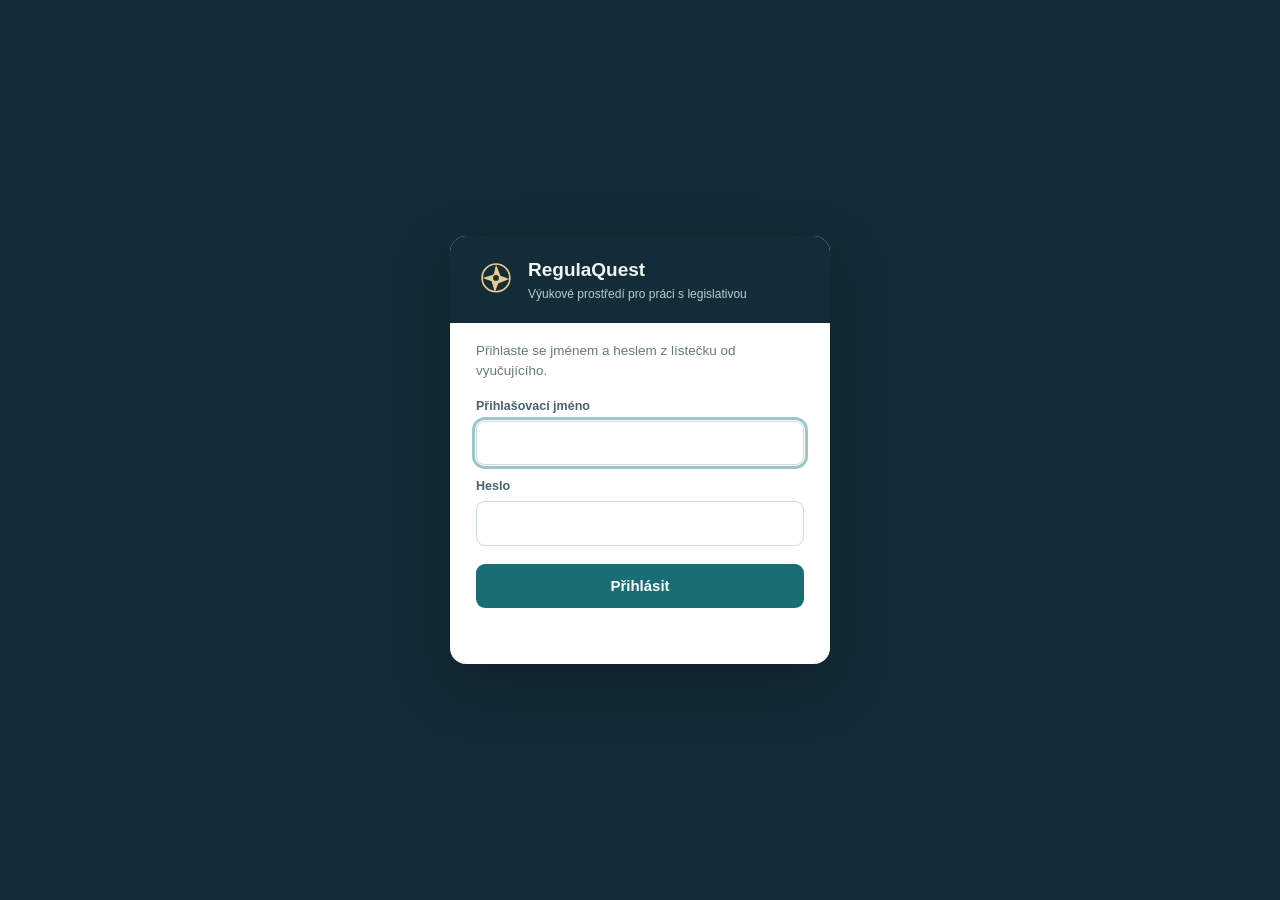
<file: web/ctecka/index.html>
<!doctype html>
<html lang="cs">
<head>
<meta charset="utf-8">
<meta name="viewport" content="width=device-width,initial-scale=1">
<meta name="robots" content="noindex">
<title>RegulaQuest · Výukové prostředí pro práci s legislativou</title>
<link rel="icon" href="data:image/svg+xml,%3Csvg xmlns='http://www.w3.org/2000/svg' viewBox='0 0 36 36'%3E%3Crect width='36' height='36' rx='9' fill='%23142c38'/%3E%3Cpath d='M18 6L21.5 15L30 18L21 21.5L18 30L15 21.5L6 18L15 15Z' fill='%23E9CB90'/%3E%3C/svg%3E">
<link rel="stylesheet" href="sdilene/prihlaseni.css">
<link rel="stylesheet" href="sdilene/anotace.css?v=0.39.0">
<link rel="stylesheet" href="sdilene/snimky.css?v=0.39.0">
<link rel="stylesheet" href="reader.css?v=0.39.0">
</head>
<body>
<div id="app"><div class="rq-login"></div></div>

<template id="readerTpl">
<header class="top">
 <a class="brand" href="#/" aria-label="RegulaQuest – přehled">
  <svg width="30" height="30" viewBox="0 0 36 36" fill="none" aria-hidden="true"><circle cx="18" cy="17" r="12.5" stroke="#E9CB90" stroke-width="1.5"/><path d="M18 5L22 15L30 18L20 22L17 30L14 20L6 17L16 14Z" fill="#E9CB90"/><circle cx="18" cy="17" r="3.3" fill="#153240" stroke="#E9CB90" stroke-width="1.3"/></svg>
  <span><strong>RegulaQuest</strong><small>Výukové prostředí pro práci s legislativou</small></span>
 </a>
 <nav class="spaces" id="spaces" aria-label="Prostor" hidden><a href="#/" data-space="leg">Legislativa</a><a href="#/simulace" data-space="sim">Simulace</a></nav>
 <form class="top-search" id="searchForm" role="search"><label class="sr" for="search">Hledat</label>
  <svg width="18" height="18" viewBox="0 0 24 24" fill="none" stroke="currentColor" stroke-width="2" stroke-linecap="round" stroke-linejoin="round" aria-hidden="true"><circle cx="11" cy="11" r="7"/><path d="m20 20-3.5-3.5"/></svg>
  <input id="search" type="search" placeholder="Hledat v textech, výkladech, prezentacích…" autocomplete="off"></form>
 <span class="user" id="userName"></span>
 <a class="top-btn" id="aboutBtn" href="#/o-aplikaci" title="O projektu a aplikaci">O aplikaci</a>
 <button class="top-btn" id="helpBtn" type="button" aria-expanded="false" title="Jak aplikace funguje">? Nápověda</button>
 <button class="top-btn" id="logoutBtn" type="button">Odhlásit</button>
</header>
<div class="draft-banner hidden" id="draftBanner" role="note">Pracovní náhled ze Studia: obsahuje i neověřené texty a neschválené návrhy. Není určeno studentům.</div>
<div class="mobile-note" id="mobileNote" role="note"><span><strong>Aplikace je určená hlavně pro počítač.</strong> Na telefonu funguje, ale texty se souvislostmi, tabulky a prezentace se lépe čtou na větší obrazovce.</span><button type="button" id="mobileOk">Rozumím</button></div>
<div class="layout" id="layout">
 <nav class="panel nav" id="panelNav" aria-label="Navigace">
  <div class="appnav">
   <a class="navb" title="Přehled" data-nav="home" href="#/"><svg width="18" height="18" viewBox="0 0 24 24" fill="none" stroke="currentColor" stroke-width="2" stroke-linecap="round" stroke-linejoin="round" aria-hidden="true"><path d="M3 11 12 4l9 7v9a1 1 0 0 1-1 1h-5v-6H9v6H4a1 1 0 0 1-1-1z"/></svg><span class="lbl">Přehled</span></a>
   <a class="navb" title="Dokumenty" data-nav="docs" href="#/dokumenty"><svg width="18" height="18" viewBox="0 0 24 24" fill="none" stroke="currentColor" stroke-width="2" stroke-linecap="round" stroke-linejoin="round" aria-hidden="true"><path d="M2 4h7a3 3 0 0 1 3 3v13a2 2 0 0 0-2-2H2zM22 4h-7a3 3 0 0 0-3 3v13a2 2 0 0 1 2-2h8z"/></svg><span class="lbl">Dokumenty</span></a>
   <a class="navb" title="Najít předpisy" data-nav="finder" href="#/najit"><svg width="18" height="18" viewBox="0 0 24 24" fill="none" stroke="currentColor" stroke-width="2" stroke-linecap="round" stroke-linejoin="round" aria-hidden="true"><circle cx="12" cy="12" r="9"/><path d="m15.5 8.5-2 5-5 2 2-5z"/></svg><span class="lbl">Najít předpisy</span></a>
   <a class="navb" title="Prezentace" data-nav="prlist" href="#/prezentace"><svg width="18" height="18" viewBox="0 0 24 24" fill="none" stroke="currentColor" stroke-width="2" stroke-linecap="round" stroke-linejoin="round" aria-hidden="true"><rect x="3" y="4" width="18" height="12" rx="1.5"/><path d="M12 16v4M8 20h8"/></svg><span class="lbl">Prezentace</span></a>
   <a class="navb" title="Trasy" data-nav="paths" href="#/trasy"><svg width="18" height="18" viewBox="0 0 24 24" fill="none" stroke="currentColor" stroke-width="2" stroke-linecap="round" stroke-linejoin="round" aria-hidden="true"><circle cx="6" cy="19" r="2"/><circle cx="18" cy="5" r="2"/><path d="M8 19h7a3 3 0 0 0 0-6H9a3 3 0 0 1 0-6h7"/></svg><span class="lbl">Trasy</span></a>
   <a class="navb" title="Řešené případy" data-nav="cases" href="#/pripady"><svg width="18" height="18" viewBox="0 0 24 24" fill="none" stroke="currentColor" stroke-width="2" stroke-linecap="round" stroke-linejoin="round" aria-hidden="true"><rect x="4" y="3" width="16" height="18" rx="2"/><path d="M8 8h8M8 12h5"/><path d="m9 16 2 2 4-4"/></svg><span class="lbl">Řešené případy</span></a>
   <a class="navb" title="Aktuality" data-nav="updates" href="#/aktuality"><svg width="18" height="18" viewBox="0 0 24 24" fill="none" stroke="currentColor" stroke-width="2" stroke-linecap="round" stroke-linejoin="round" aria-hidden="true"><path d="M4 5h13v14a2 2 0 0 0 2 2H6a2 2 0 0 1-2-2z"/><path d="M17 9h3v10a2 2 0 0 1-2 2M8 9h5M8 13h5M8 17h3"/></svg><span class="lbl">Aktuality</span><span class="cnt new" id="navUpd"></span></a>
   <a class="navb" title="Užitečné odkazy" data-nav="links" href="#/odkazy"><svg width="18" height="18" viewBox="0 0 24 24" fill="none" stroke="currentColor" stroke-width="2" stroke-linecap="round" stroke-linejoin="round" aria-hidden="true"><path d="M10 13a5 5 0 0 0 7.5.5l3-3a5 5 0 0 0-7-7l-1.7 1.7"/><path d="M14 11a5 5 0 0 0-7.5-.5l-3 3a5 5 0 0 0 7 7l1.7-1.7"/></svg><span class="lbl">Odkazy</span></a>
   <a class="navb" title="Pojmy" data-nav="terms" href="#/pojmy"><svg width="18" height="18" viewBox="0 0 24 24" fill="none" stroke="currentColor" stroke-width="2" stroke-linecap="round" stroke-linejoin="round" aria-hidden="true"><path d="M4 19.5A2.5 2.5 0 0 1 6.5 17H20V3H6.5A2.5 2.5 0 0 0 4 5.5z"/><path d="M8 7h8M8 11h6"/></svg><span class="lbl">Pojmy</span></a>
   <a class="navb" title="Záložky" data-nav="marks" href="#/zalozky"><svg width="18" height="18" viewBox="0 0 24 24" fill="none" stroke="currentColor" stroke-width="2" stroke-linecap="round" stroke-linejoin="round" aria-hidden="true"><path d="M6 3h12v18l-6-4-6 4z"/></svg><span class="lbl">Záložky</span><span class="cnt" id="navMarks"></span></a>
   <a class="navb" title="Co je nového" data-nav="news" href="#/novinky"><svg width="18" height="18" viewBox="0 0 24 24" fill="none" stroke="currentColor" stroke-width="2" stroke-linecap="round" stroke-linejoin="round" aria-hidden="true"><path d="M6 8a6 6 0 1 1 12 0c0 7 3 9 3 9H3s3-2 3-9"/><path d="M10 21a2 2 0 0 0 4 0"/></svg><span class="lbl">Co je nového</span><span class="cnt new hidden" id="navNews">nové</span></a>
   <a class="navb" title="Simulace" data-nav="simlist" data-space="sim" href="#/simulace"><svg width="18" height="18" viewBox="0 0 24 24" fill="none" stroke="currentColor" stroke-width="2" stroke-linecap="round" stroke-linejoin="round" aria-hidden="true"><circle cx="12" cy="12" r="9"/><path d="M10 8l6 4-6 4z"/></svg><span class="lbl">Simulace</span></a>
   <div class="nav-k">Pomoc</div>
   <button class="navb" title="Značky a nápověda" type="button" id="navHelp"><svg width="18" height="18" viewBox="0 0 24 24" fill="none" stroke="currentColor" stroke-width="2" stroke-linecap="round" stroke-linejoin="round" aria-hidden="true"><circle cx="12" cy="12" r="9"/><path d="M9.5 9a2.5 2.5 0 1 1 3.5 2.3c-.6.3-1 .9-1 1.7M12 17h.01"/></svg><span class="lbl">Značky a nápověda</span></button>
   <div class="rail-tools">
    <button class="navb" type="button" id="railOutline" title="Zobrazit / skrýt osnovu"><svg width="18" height="18" viewBox="0 0 24 24" fill="none" stroke="currentColor" stroke-width="2" stroke-linecap="round" stroke-linejoin="round" aria-hidden="true"><path d="M8 6h13M8 12h13M8 18h13M3 6h.01M3 12h.01M3 18h.01"/></svg><span class="lbl">Osnova</span></button>
    <button class="navb" type="button" id="railOpen" title="Rozbalit navigaci s popisky" aria-expanded="false"><svg width="18" height="18" viewBox="0 0 24 24" fill="none" stroke="currentColor" stroke-width="2" stroke-linecap="round" stroke-linejoin="round" aria-hidden="true"><path d="m13 17 5-5-5-5M6 17l5-5-5-5"/></svg><span class="lbl">Sbalit navigaci</span></button>
   </div>
  </div>
 </nav>
 <aside class="panel outline" id="panelOutline" aria-label="Osnova dokumentu">
  <button type="button" class="ol-close" id="outlineClose" title="Skrýt osnovu" aria-label="Skrýt osnovu">«</button>
  <div class="nav-sub hidden" id="navDoc"></div>
  <div class="nav-sub hidden" id="navPath"></div>
 </aside>
 <main class="panel text" id="panelText" tabindex="-1"></main>
 <aside class="panel context" id="panelContext" aria-label="Souvislosti a výklad"></aside>
</div>
<nav class="tabbar" aria-label="Přepínání panelů">
 <button type="button" data-tab="nav">Menu</button>
 <button type="button" data-tab="text">Text</button>
 <button type="button" data-tab="context">Souvislosti <span class="tab-count" id="tabCount"></span></button>
</nav>
</template>

<script src="sdilene/supabase.js"></script>
<script src="sdilene/config.js"></script>
<script src="sdilene/prihlaseni.js"></script>
<script src="sdilene/anotace.js?v=0.39.0"></script>
<script src="sdilene/snimky.js?v=0.39.0"></script>
<script src="napoveda.js?v=0.39.0"></script>
<script src="reader.js?v=0.39.0"></script>
<script src="hledani.js?v=0.39.0"></script>
<script src="aktuality.js?v=0.39.0"></script>
<script src="pripady.js?v=0.39.0"></script>
<script src="odkazy.js?v=0.39.0"></script>
<script src="prezentace.js?v=0.39.0"></script>
<script src="vyuziti.js?v=0.39.0"></script>
<script src="oaplikaci.js?v=0.39.0"></script>
<script src="sdilene/simulace.js?v=0.39.0"></script>
<script src="simulace.js?v=0.39.0"></script>
</body>
</html>
</file>
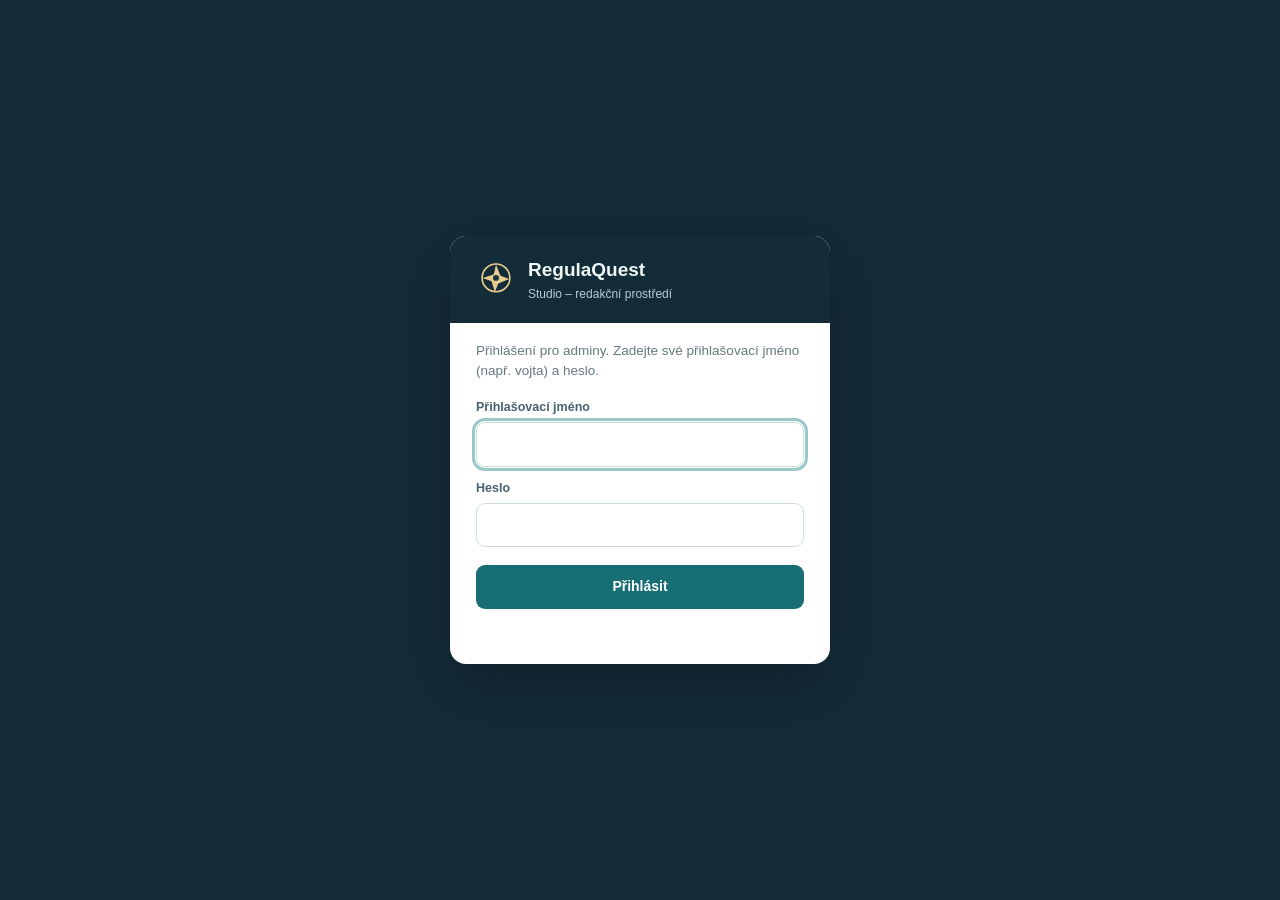
<file: web/studio/index.html>
<!doctype html>
<html lang="cs">
<head>
<meta charset="utf-8">
<meta name="viewport" content="width=device-width,initial-scale=1">
<meta name="robots" content="noindex">
<title>RegulaQuest Studio</title>
<link rel="icon" href="data:image/svg+xml,%3Csvg xmlns='http://www.w3.org/2000/svg' viewBox='0 0 36 36'%3E%3Crect width='36' height='36' rx='9' fill='%23142c38'/%3E%3Cpath d='M18 6L21.5 15L30 18L21 21.5L18 30L15 21.5L6 18L15 15Z' fill='%23E9CB90'/%3E%3C/svg%3E">
<link rel="stylesheet" href="sdilene/prihlaseni.css">
<link rel="stylesheet" href="sdilene/anotace.css?v=0.39.0">
<link rel="stylesheet" href="sdilene/snimky.css?v=0.39.0">
<link rel="stylesheet" href="studio.css?v=0.39.0">
</head>
<body>
<div id="app"><div class="rq-login"></div></div>
<template id="studioTpl">
<header class="topbar">
 <div class="brand"><div class="brandmark"><svg width="30" height="30" viewBox="0 0 36 36" fill="none" aria-hidden="true"><circle cx="18" cy="17" r="12.5" stroke="#E9CB90" stroke-width="1.5"/><path d="M18 5L22 15L30 18L20 22L17 30L14 20L6 17L16 14Z" fill="#E9CB90"/><circle cx="18" cy="17" r="3.3" fill="#153240" stroke="#E9CB90" stroke-width="1.3"/><path d="M24 24L32 32" stroke="#E9CB90" stroke-width="2.5" stroke-linecap="round"/></svg></div><div><strong>RegulaQuest</strong><span>STUDIO</span></div></div>
 <nav class="spaces" id="spaces" aria-label="Prostor"><button type="button" data-space="leg" class="on">Legislativa</button><button type="button" data-space="sim">Simulace</button></nav><div class="top-sep"></div><div class="environment">Sdílené redakční prostředí <span class="dot"></span> <span id="whoName"></span></div>
 <div class="grow"></div><button class="btn btn-top" id="helpTop" type="button" title="Návod k funkcím Studia">? Nápověda</button><button class="btn btn-top" id="refreshTop" type="button" title="Načíst změny ostatních adminů">⟳ Obnovit</button><a class="btn btn-top" data-reader="" target="_blank" rel="noopener" title="Studentská část tak, jak ji vidí studenti">▣ Pohled studenta ↗</a><button class="btn btn-top" id="logoutTop" type="button">Odhlásit</button>
</header>
<div class="shell">
 <nav class="rail" aria-label="Sekce aplikace">
  <div class="rail-kicker">OBSAH</div>
  <button class="nav-item active" data-page="home"><span class="nav-icon">▦</span> Přehled Studia</button>
  <button class="nav-item" data-page="documents"><span class="nav-icon">▤</span> Katalog zdrojů</button>
  <button class="nav-item" data-page="library"><span class="nav-icon">▧</span> Práce s dokumentem</button>
  <div class="rail-kicker">REDAKCE</div>
  <button class="nav-item" data-page="review"><span class="nav-icon">◇</span> Ke kontrole <span class="nav-count" id="navReview">–</span></button>
  <button class="nav-item" data-page="relations"><span class="nav-icon">↗</span> Správa vazeb</button>
  <button class="nav-item" data-page="comments"><span class="nav-icon">✎</span> Správa komentářů</button>
  <button class="nav-item" data-page="coverage"><span class="nav-icon">▥</span> Pokrytí</button>
  <div class="rail-kicker">VÝSTUP</div>
  <button class="nav-item" data-page="publish"><span class="nav-icon">↥</span> Publikování</button>
  <div class="rail-kicker">VÝUKA</div>
  <button class="nav-item" data-page="pres"><span class="nav-icon">▭</span> Prezentace</button>
  <button class="nav-item" data-page="paths"><span class="nav-icon">⇢</span> Trasy</button>
  <button class="nav-item" data-page="cases"><span class="nav-icon">◫</span> Řešené případy</button>
  <button class="nav-item" data-page="guide"><span class="nav-icon">✦</span> Vyhledávání a průvodce</button>
  <button class="nav-item" data-page="news"><span class="nav-icon">✉</span> Aktuality <span class="nav-count" id="navNews"></span></button>
  <button class="nav-item" data-page="links"><span class="nav-icon">⧉</span> Užitečné odkazy</button>
  <div class="rail-kicker" data-space="sim">SIMULACE</div>
  <button class="nav-item" data-page="sim" data-space="sim"><span class="nav-icon">▷</span> Editor událostí</button>
  <button class="nav-item" data-page="simsub" data-space="sim"><span class="nav-icon">◎</span> Subjekty</button>
  <button class="nav-item" data-page="simprod" data-space="sim"><span class="nav-icon">◇</span> Produkty</button>
  <button class="nav-item" data-page="simcfg" data-space="sim"><span class="nav-icon">⚙</span> Nastavení polí</button>
  <div class="rail-kicker" data-shared>ZPĚTNÁ VAZBA</div>
  <button class="nav-item" data-page="feedback"><span class="nav-icon">⚑</span> Připomínky studentů <span class="nav-count" id="navFeedback"></span></button>
  <button class="nav-item" data-page="usage"><span class="nav-icon">◑</span> Využívání</button>
  <div class="rail-kicker">SPRÁVA</div>
  <button class="nav-item" data-page="access"><span class="nav-icon">⚿</span> Přístupy</button>
  <div class="rail-bottom"><div class="smallcaps">STUDENTSKÁ ČÁST</div><a data-reader="" target="_blank" rel="noopener">Co uvidí studenti ↗</a><br><a data-reader="?nahled=pracovni" target="_blank" rel="noopener">Pracovní náhled ↗</a></div>
 </nav>
 <main class="content">
  <section class="page" id="page-home">
   <div class="page-head"><div><div class="eyebrow">PŘEHLED</div><h1>Přehled Studia</h1><p>Souhrn všech dokumentů a postup ověřování. Vyberte zdroj pro odbornou redakci.</p></div>
    <div class="head-actions"><button class="btn accent" id="goCatalog">Otevřít katalog dokumentů ↗</button><button class="btn" id="homeNewDoc">+ Nový dokument</button><button class="btn" id="homeImport">↧ Import dokumentu</button></div></div>
   <div id="homeSummary" class="global-cards"></div>
   <div id="homeExtras" class="home-extras"></div>
   <div class="section-head"><h2>Moje dokumenty</h2><p>Připnuté (jen pro vás) a naposledy upravované. Všechny dokumenty s filtry najdete v katalogu.</p></div>
   <div id="homeDocuments" class="document-home-list"></div>
  </section>
  <section class="page hidden" id="page-library">
   <div class="page-head"><div><div class="eyebrow">OBSAH / PRÁCE S DOKUMENTEM</div><h1 id="workDocTitle">Práce s dokumentem</h1><p id="workDocSubtitle">Originální text, odborné vazby a výukové poznámky.</p></div><div class="head-actions"><button class="btn" id="newDoc">+ Nový dokument</button><button class="btn" id="relatedBtn">◎ Souvislosti</button><button class="btn" id="refsBtn">✧ Návrhy odkazů</button><button class="btn accent" id="importBtn">↧ Import dokumentu</button></div></div>
   <div class="metric-grid">
    <button class="metric metric-link" type="button" id="statDocsCard" title="Zobrazit zdroj"><span>Ustanovení v dokumentu ↗</span><strong id="statDocs">0</strong><small id="statDocsSub">Zobrazit dokument</small></button>
    <button class="metric metric-link" type="button" id="statVerifiedCard" title="Otevřít ověřené pasáže"><span>Ověřené pasáže ↗</span><strong id="statVerified">0</strong><small id="statVerifiedSub">Zobrazit ověřené texty</small></button>
    <button class="metric metric-link" type="button" id="statProposedCard" title="Otevřít frontu vazeb ke kontrole"><span>Vazby ke kontrole ↗</span><strong id="statProposed">0</strong><small>U vybraného dokumentu</small></button>
    <button class="metric metric-link" type="button" id="statApprovedCard" title="Zobrazit schválené vazby"><span>Schválené vazby ↗</span><strong id="statApproved">0</strong><small>U vybraného dokumentu</small></button>
   </div>
   <div class="workspace">
    <aside class="pane explorer"><div class="pane-head"><div class="smallcaps">OSNOVA DOKUMENTU</div><button class="iconbtn" id="newUnit" title="Nová kapitola nebo ustanovení">+</button></div>
    <label class="form-field work-doc-picker"><span>Aktivní dokument</span><select class="select" id="activeDocumentSelect" aria-label="Přepnout aktivní dokument"></select></label>
    <button class="btn tiny work-catalog-btn" id="workOpenCatalog" type="button">Zobrazit celý katalog ↗</button>
    <input class="search" id="filter" placeholder="Hledat článek, pravidlo, pojem…" aria-label="Vyhledávání"><div class="doc-list" id="docList"></div><div class="tiny-note">Importované texty vyžadují ověření. Rozbalte pouze část, se kterou nyní pracujete.</div></aside>
    <article class="pane reader" id="reader"><div class="empty-state">Vyberte dokument nebo ustanovení vlevo.</div></article>
    <aside class="pane context" id="context"><div class="empty-state">Po výběru ustanovení se zobrazí vazby a komentáře.</div></aside>
   </div>
  </section>
  <section class="page hidden" id="page-documents">
   <div class="page-head"><div><div class="eyebrow">OBSAH / KATALOG ZDROJŮ</div><h1>Dokumenty v registru</h1><p>Otevřete dokument, jeho strukturu a dostupné pasáže.</p></div><button class="btn" type="button" data-page="library">← Zpět do knihovny</button></div>
   <div class="overview-toolbar catalog-filter-controls">
    <label class="form-field"><span>Hledat dokument / tag</span><input class="input" id="documentListSearch" type="search" placeholder="Např. MDR, klinické hodnocení…"></label>
    <label class="form-field"><span>Původ</span><select class="select" id="catalogJurisdiction"><option value="all">Všechny</option><option value="eu">EU</option><option value="cz">ČR</option><option value="international">Mezinárodní</option><option value="other">Ostatní</option></select></label>
    <label class="form-field"><span>Druh</span><select class="select" id="catalogType"><option value="all">Všechny</option><option value="regulation">Nařízení</option><option value="directive">Směrnice</option><option value="law">Zákon</option><option value="decree">Vyhláška</option><option value="guidance">Metodika</option><option value="standard">Technická norma</option><option value="other">Ostatní</option></select></label><label class="form-field"><span>Stav</span><select class="select" id="catalogStatus"><option value="all">Všechny</option><option value="pinned">★ Připnuté</option><option value="new">Nezačaté</option><option value="progress">Rozpracované</option><option value="done">Hotové (vše ověřeno)</option></select></label><label class="form-field"><span>Oblast</span><select class="select" id="catalogArea"><option value="all">Všechny</option></select></label><button type="button" class="btn" id="manageAreas" style="align-self:flex-end;margin-bottom:13px">Spravovat oblasti…</button>
   </div>
   <div class="overview-list" id="documentOverview"></div>
  </section>
  <section class="page hidden" id="page-verified">
   <div class="page-head"><div><div class="eyebrow">OBSAH / OVĚŘENÉ PASÁŽE</div><h1>Ověřené pasáže</h1><p>Seznam znění ověřených proti zdroji. Schvalování vazeb a komentářů se řídí samostatně.</p></div><button class="btn" type="button" data-page="library">← Zpět do knihovny</button></div>
   <div class="overview-toolbar"><label class="form-field"><span>Dokument</span><select class="select" id="verifiedDocFilter"></select></label><label class="form-field overview-search"><span>Hledat ověřenou pasáž</span><input class="input" id="verifiedListSearch" type="search" placeholder="Např. článek 10, klinické hodnocení…"></label></div>
   <div class="overview-list" id="verifiedOverview"></div>
  </section>
  <section class="page hidden" id="page-review"><div class="page-head"><div><div class="eyebrow">REDAKCE / KE KONTROLE</div><h1>Schvalovací fronta</h1><p>Zde se rozhoduje, které vazby a komentáře jsou odborně potvrzené.</p></div></div><div class="review-filter-row"><label class="form-field"><span>Zobrazit návrhy pro</span><select class="select" id="reviewDocFilter"></select></label></div><div class="review-layout"><div><h2>Navržené změny schválených vazeb</h2><div id="reviewRevisions" class="review-stack"></div><h2 style="margin-top:24px">Nové vazby</h2><div id="reviewLinks" class="review-stack"></div></div><div><h2>Navržené změny komentářů</h2><div id="reviewCommentRevisions" class="review-stack"></div><h2 style="margin-top:24px">Koncepty komentářů</h2><div id="reviewComments" class="review-stack"></div></div></div></section>
  <section class="page hidden" id="page-relations">
   <div class="page-head"><div><div class="eyebrow">REDAKCE / SPRÁVA VAZEB</div><h1>Vazby mezi dokumenty</h1><p>Otevřete schválené i rozpracované vazby, zobrazte jejich historii a navrhujte kontrolované změny.</p></div></div>
   <div class="relation-list-controls">
     <label class="form-field"><span>Dokument</span><select class="select" id="relationDocFilter"></select></label>
     <label class="form-field"><span>Stav vazby</span><select class="select" id="relationStateFilter"><option value="approved">Schválené</option><option value="proposed">Návrhy</option><option value="archived">Archivované</option><option value="rejected">Zamítnuté</option><option value="all">Všechny</option></select></label>
     <label class="form-field"><span>Hledat zdroj, cíl nebo zdůvodnění</span><input type="search" class="input" id="relationListSearch" placeholder="Např. článek 61, MDR, klinické hodnocení"></label>
   </div><div id="relationList" class="review-stack"></div>
  </section>
  <section class="page hidden" id="page-comments">
   <div class="page-head"><div><div class="eyebrow">REDAKCE / SPRÁVA KOMENTÁŘŮ</div><h1>Odborné komentáře</h1><p>Koncepty, schválené výklady, historie a kontrolované revize.</p></div></div>
   <div class="relation-list-controls">
    <label class="form-field"><span>Dokument</span><select class="select" id="commentDocFilter"></select></label>
    <label class="form-field"><span>Stav komentáře</span><select class="select" id="commentStateFilter"><option value="all">Všechny</option><option value="approved">Schválené</option><option value="draft">Koncepty</option><option value="rejected">Zamítnuté</option><option value="archived">Archivované</option><option value="stale">Originál překladu změněn</option></select></label>
    <label class="form-field"><span>Hledat v komentářích</span><input type="search" class="input" id="commentListSearch" placeholder="Např. článek 10, klinické hodnocení…"></label>
   </div><div id="commentList" class="review-stack"></div>
  </section>
  <section class="page hidden" id="page-publish"><div class="page-head"><div><div class="eyebrow">VÝSTUP / PUBLIKOVÁNÍ</div><h1>Publikování</h1><p>Studenti dostanou pouze ověřené právní texty a schválené vazby a komentáře.</p></div></div>
   <div id="publishWarn"></div>
   <details class="pub-info"><summary>Co jde přes publikaci a co se ukáže hned</summary><table>
    <tr><th>Přes publikaci (studenti uvidí až po „Publikovat“)</th><td>ověřené texty, komentáře a výklady, vazby, pojmy z definic, štítky, oblasti dokumentů, trasy, řešené případy, otázky průvodce</td></tr>
    <tr><th>Hned po uložení</th><td>aktuality (zveřejněné), užitečné odkazy (zveřejněné), prezentace (stav „Připraveno“ a skupina s datem zpřístupnění)</td></tr>
    <tr><th>Pozor</th><td>odkaz ze snímku nebo z případu na neověřenou část je pro studenty neklikatelný, dokud ji neověříte a nepublikujete.</td></tr></table></details>
   <div class="publish-cols">
    <div class="publish-card"><div class="card-symbol">✓</div><h2>Co se publikuje</h2><p id="publishInfo">Načítání údajů…</p>
     <div class="notice" id="publishCurrent"></div>
     <label class="form-field"><span>Co je nového – shrnutí pro studenty (nepovinné)</span><textarea class="textarea" id="publishNote" maxlength="2000" rows="3" placeholder="Např. Doplněny výklady k povinnostem výrobců (čl. 10–16) a nová trasa „Povinnosti hospodářských subjektů“."></textarea><small class="form-hint">Studenti ho uvidí v „Co je nového“ spolu se seznamem změn, který Studio spočítá samo.</small></label>
     <button class="btn accent wide" id="publishBtn" type="button">⇪ Publikovat pro studenty</button>
     <p class="fine">Publikace je pevný snímek. Další úpravy ve Studiu studenti uvidí až po příští publikaci.</p></div>
    <div class="publish-card"><div class="card-symbol">▣</div><h2>Kontrola a historie</h2>
     <a data-reader="" target="_blank" rel="noopener" class="btn accent wide">Pohled studenta ↗</a><a data-reader="?nahled=pracovni" target="_blank" rel="noopener" class="btn wide">Pracovní náhled (včetně neověřených) ↗</a>
     <div class="soft-rule"></div><h3>Publikované verze</h3><div id="publishHistory" class="history-box"></div>
     <div class="soft-rule"></div><h3>Záloha</h3><p class="fine">Databáze se zálohuje automaticky každou noc. Ruční záloha stáhne celý obsah Studia jako JSON.</p><button class="btn wide" id="backupBottom" type="button">↓ Stáhnout zálohu obsahu</button></div>
   </div></section>
  <section class="page hidden" id="page-coverage"><div id="coverageContent"></div></section>
  <section class="page hidden" id="page-paths"><div id="pathsContent"></div></section>
  <section class="page hidden" id="page-guide"><div id="guideContent"></div></section>
  <section class="page hidden" id="page-news"><div id="newsContent"></div></section>
  <section class="page hidden" id="page-cases"><div id="casesContent"></div></section>
  <section class="page hidden" id="page-links"><div id="linksContent"></div></section>
  <section class="page hidden" id="page-feedback"><div id="feedbackContent"></div></section>
  <section class="page hidden" id="page-usage"><div id="usageContent"></div></section>
  <section class="page hidden" id="page-sim"><div id="simContent"></div></section>
  <section class="page hidden" id="page-simsub"><div id="simSubContent"></div></section>
  <section class="page hidden" id="page-simprod"><div id="simProdContent"></div></section>
  <section class="page hidden" id="page-simcfg"><div id="simCfgContent"></div></section>
  <section class="page hidden" id="page-pres"><div id="presContent"></div></section>
  <section class="page hidden" id="page-access"><div id="accessContent"></div></section>
 </main>
</div>
<div class="toast" id="toast" role="status" aria-live="polite"></div>
<dialog id="modal"><form method="dialog" id="modalContent"></form></dialog>
<dialog id="dlg"><div class="dlg" id="dlgBody"></div></dialog>
</template>
<div id="tisk" aria-hidden="true"></div>
<script src="sdilene/supabase.js"></script>
<script src="sdilene/config.js"></script>
<script src="sdilene/prihlaseni.js"></script>
<script src="sdilene/anotace.js?v=0.39.0"></script>
<script src="sdilene/snimky.js?v=0.39.0"></script>
<script src="vendor/qrcode.js"></script>
<script src="js/import-eurlex.js?v=0.39.0"></script>
<script src="js/reference-suggest.js?v=0.39.0"></script>
<script src="js/related-search.js?v=0.39.0"></script>
<script src="js/import-pdf.js?v=0.39.0"></script>
<script src="js/editor.js?v=0.39.0"></script>
<script src="js/structure-ui.js?v=0.39.0"></script>
<script src="js/pojmy.js?v=0.39.0"></script>
<script src="js/trasy.js?v=0.39.0"></script>
<script src="js/pruvodce.js?v=0.39.0"></script>
<script src="js/aktuality.js?v=0.39.0"></script>
<script src="js/pripady.js?v=0.39.0"></script>
<script src="js/odkazy.js?v=0.39.0"></script>
<script src="js/vyuziti.js?v=0.39.0"></script>
<script src="sdilene/simulace.js"></script>
<script src="js/simulace.js?v=0.39.0"></script>
<script src="js/sim-editor.js?v=0.39.0"></script>
<script src="js/sim-katalog.js?v=0.39.0"></script>
<script src="js/pptx-import.js?v=0.39.0"></script>
<script src="js/prezentace.js?v=0.39.0"></script>
<script src="js/pokryti.js?v=0.39.0"></script>
<script src="js/domov.js?v=0.39.0"></script>
<script src="js/dokumenty.js?v=0.39.0"></script>
<script src="js/oblasti.js?v=0.39.0"></script>
<script src="js/napoveda.js?v=0.39.0"></script>
<script src="js/pristupy.js?v=0.39.0"></script>
<script>window.RQ_VERSION="0.39.0"</script>
<script src="js/studio.js?v=0.39.0"></script>
</body>
</html>
</file>
<file: web/ctecka/sdilene/prihlaseni.css>
.rq-login{min-height:100vh;display:grid;place-items:center;background:#142c38;padding:20px;font-family:Inter,-apple-system,BlinkMacSystemFont,"Segoe UI",Roboto,sans-serif}
.rq-login-card{width:100%;max-width:380px;background:#fff;border-radius:16px;padding:28px 26px;box-shadow:0 20px 60px #0004;display:flex;flex-direction:column;gap:12px;color:#203843}
.rq-login-brand{display:flex;align-items:center;gap:12px;background:#142c38;margin:-28px -26px 6px;padding:20px 26px;border-radius:16px 16px 0 0;color:#eef6f6}
.rq-login-brand strong{display:block;font-size:19px}
.rq-login-brand span{display:block;font-size:12px;color:#b7cdd1}
.rq-login-sub{margin:0 0 4px;font-size:13.5px;color:#66797e}
.rq-login label{display:flex;flex-direction:column;gap:5px;font-size:12.5px;font-weight:700;color:#47636b}
.rq-login input{font:inherit;font-size:15px;font-weight:400;padding:10px 12px;border:1px solid #cbdcdd;border-radius:9px;color:#203843}
.rq-login input:focus{outline:3px solid #9cc7c9;outline-offset:1px}
.rq-login button{font:inherit;font-weight:700;margin-top:6px;padding:11px;border:0;border-radius:9px;background:#176f75;color:#fff;cursor:pointer}
.rq-login button:disabled{opacity:.6;cursor:wait}
.rq-login-msg{min-height:1.2em;margin:0;font-size:13px;color:#ab4848}
</file>
<file: web/ctecka/sdilene/anotace.css>
/* RegulaQuest – značky v textu (Studio i čtečka). Jedna barva pro poznámky, oranžová jen pro „pozor“. */
.rq-ico{display:inline-block;vertical-align:-3px;flex-shrink:0}
.rq-key{background:#fbedc6;box-shadow:0 0 0 1px #fbedc6;border-radius:2px}
.rq-anc{border-bottom:1.5px dotted #1d7d83;cursor:pointer}
.rq-anc.warn{border-bottom-color:#b5761c}
.rq-mk{display:inline-flex;align-items:center;justify-content:center;border:0;background:none;padding:0 1px;margin:0 1px;color:#1d7d83;cursor:pointer;vertical-align:super;line-height:1;font:inherit}
.rq-mk .rq-ico{width:13px;height:13px}
.rq-mk.warn{color:#b5761c}
.rq-mk:hover,.rq-anc:hover{color:#10595d;background:#e6f1f0}
.rq-pop{display:block;font-family:Inter,-apple-system,"Segoe UI",sans-serif;font-size:13.5px;line-height:1.55;text-indent:0;margin:8px 0 10px;padding:10px 13px;border:1px solid #c9dcdb;border-left:3px solid #1d7d83;border-radius:0;background:#f7fbfa;color:#2b4148}
.rq-pop.warn{border-left-color:#b5761c;background:#fdf8ee}
.rq-pop .rq-pop-h{display:flex;gap:6px;align-items:center;font-size:11.5px;font-weight:700;color:#4b6168;margin-bottom:3px}
.rq-flash{animation:rqflash 1.6s ease-out}
@keyframes rqflash{0%{background:#ffe08a}100%{background:transparent}}
mark{background:#d4e8fb;color:inherit;border-radius:2px;padding:0 1px;box-shadow:inset 0 -2px 0 #6f9fcf}
.rq-legend{display:flex;flex-wrap:wrap;gap:8px 18px;font-size:12.5px;color:#4b6168;align-items:center}
.rq-legend span{display:inline-flex;gap:6px;align-items:center}
mark .rq-key{background:transparent;box-shadow:none}
/* Vrstvy zvýraznění (0.10) – tlumené barvy, každá jen jeden význam */
.rq-hl{border-radius:2px}
.hl-key{background:#fbedc6;box-shadow:0 0 0 1px #fbedc6}
.hl-duty{background:#dcefe5;box-shadow:0 0 0 1px #dcefe5}
.hl-deadline{background:#e7e3f7;box-shadow:0 0 0 1px #e7e3f7}
.hl-exception{background:#f6e2dc;box-shadow:0 0 0 1px #f6e2dc}
.off-key .hl-key,.off-duty .hl-duty,.off-deadline .hl-deadline,.off-exception .hl-exception{background:none;box-shadow:none}
.rq-term{border-bottom:1px solid #a9bcc1;cursor:help}
.rq-term:hover{border-bottom-color:#1d7d83;color:#10595d}
.off-term .rq-term{border-bottom:0;cursor:inherit}
.off-term .rq-term:hover{color:inherit}
.rq-pop.term{border-left-color:#7b8f95;background:#f8fafa}
.rq-pop a{color:#10595d}
.layer-bar{display:flex;flex-wrap:wrap;align-items:center;gap:6px;margin:4px 0 14px;font-family:Inter,-apple-system,"Segoe UI",sans-serif}
.layer-bar .lb-label{font-size:12px;color:#5b6f75;margin-right:2px}
.layer-bar .lb{display:inline-flex;align-items:center;gap:6px;border:1px solid #d5e0e1;background:#fff;border-radius:999px;padding:4px 10px;font:600 12px/1.2 inherit;color:#3f565d;cursor:pointer}
.layer-bar .lb small{color:#5b6f75;font-weight:600}
.layer-bar .lb[aria-pressed="false"]{color:#5b6f75;background:#f6f8f8}
.layer-bar .lb .sw{width:12px;height:12px;border-radius:3px;display:inline-block}
.lb-key .sw{background:#f3d98c}.lb-duty .sw{background:#a9d8bf}.lb-deadline .sw{background:#c3b8ec}.lb-exception .sw{background:#ecb9aa}
.lb-term .sw{height:0;border-bottom:2px solid #a9bcc1;border-radius:0}
.layer-bar .lb[aria-pressed="false"] .sw{opacity:.35}
mark .rq-hl{background:transparent;box-shadow:none}
.rq-term:has(.rq-anc){border-bottom:0}
.rq-anc.link{border-bottom:1.5px solid #9fcfcb}
.rq-anc.link:hover{border-bottom-color:#1d7d83}
.rq-pop .lk{display:block;padding:4px 0;color:#10595d;text-decoration:none}
.rq-pop .lk small{color:#5b6f75;margin-left:6px}
.rq-pop .lk:hover strong{text-decoration:underline}
.rq-pop .why{display:block;font-size:12.5px;color:#4f646a;margin:0 0 6px}
.rq-pop .tw{margin-left:auto;font-weight:600;color:#3f6f73}
.rq-pop .rq-pop-h .tm-edit{margin-left:auto}
.rq-mk.multi{gap:1px;background:#eef6f5;border-radius:8px;padding:0 4px 0 3px}
.rq-mk.multi.warn{background:#fbf1e2}
.rq-mk.multi b{font:700 10px/1 Inter,-apple-system,sans-serif;margin-left:2px}
.rq-mk.multi .rq-ico{width:11px;height:11px}
.layer-bar .lb .sw .rq-ico{width:12px;height:12px;color:#1d7d83}
.layer-bar .lb-warning .sw .rq-ico{color:#b5761c}
.lb-note .sw,.lb-warning .sw,.lb-link .sw{width:auto;height:auto;background:none}
.rq-pop .grp{display:block;padding:6px 0;border-top:1px solid #dfe9e8}
.rq-pop .grp:first-of-type{border-top:0;padding-top:0}
.layer-bar .lb .sw{display:inline-flex;align-items:center;justify-content:center}
.layer-bar .lb .sw .rq-ico{vertical-align:0;display:block}
.rq-mk .rq-ico{vertical-align:0}
/* Zaměření z bočního panelu (0.14): jedna položka výrazně, ostatní ztlumené */
.focus-mode .rq-hl:not(.rq-focus){background:none!important;box-shadow:none!important}
.focus-mode .rq-anc:not(.rq-focus){border-bottom-color:transparent!important}
.focus-mode .rq-mk:not(.rq-focus){opacity:.18}
.focus-mode .rq-term{border-bottom-color:transparent}
.rq-focus.rq-hl,.rq-focus.rq-anc{box-shadow:0 0 0 2px #16313c!important;border-radius:3px}
.rq-focus.rq-anc{background:#e2f0ee;border-bottom-color:transparent!important}
.rq-focus.rq-anc.warn{background:#fbeedb}
.rq-focus.hl-key{background:#fbedc6!important}.rq-focus.hl-duty{background:#dcefe5!important}
.rq-focus.hl-deadline{background:#e7e3f7!important}.rq-focus.hl-exception{background:#f6e2dc!important}
.rq-mk.rq-focus{color:#16313c;opacity:1}
.focus-chip{display:flex;flex-wrap:wrap;align-items:center;gap:8px;margin:0 0 12px;padding:7px 10px;border-radius:9px;background:#16313c;color:#e9f1f2;font:500 12.5px/1.3 Inter,-apple-system,"Segoe UI",sans-serif}
.focus-chip strong{display:inline-flex;align-items:center;gap:5px;font-weight:650;color:#fff}
.focus-chip .rq-ico{width:14px;height:14px}
.focus-chip button{margin-left:auto;border:1px solid #4d6c76;background:#234653;color:#fff;border-radius:7px;padding:4px 9px;font:600 12px inherit;cursor:pointer}
[data-focus]{cursor:pointer}
[data-focus].focused{outline:2px solid #16313c;outline-offset:1px}
</file>
<file: web/ctecka/sdilene/snimky.css>
/* RegulaQuest – šablona snímků (styl aplikace). Velikosti v jednotkách šířky snímku (cqw), takže se snímek škáluje. */
.sl-wrap{container-type:inline-size;width:100%}
.sl{--k:1;--navy:#142c38;--ink:#203843;--muted:#5b6f75;--line:#dde6e6;--teal:#176f75;--gold:#d5a654;
  position:relative;width:100%;aspect-ratio:16/9;background:#fff;color:var(--ink);overflow:hidden;border-radius:1cqw;
  font-family:Inter,-apple-system,BlinkMacSystemFont,"Segoe UI",Roboto,sans-serif;box-shadow:0 .3cqw 1.6cqw rgba(20,44,56,.12)}
.sl-in{position:absolute;inset:3.2cqw 4.4cqw 4.2cqw;display:flex;flex-direction:column;overflow:hidden;font-size:calc(1.42cqw*var(--k));line-height:1.38}
.sl p{margin:0 0 .45em}.sl p:last-child{margin-bottom:0}
.sl ul{margin:.1em 0 .45em;padding-left:1.25em}.sl li{margin:.12em 0}
.sl strong,.sl .sl-b{font-weight:700}
.sl-head{display:flex;justify-content:space-between;align-items:center;min-height:1.9cqw;margin-bottom:.6cqw}
.sl-badge{background:var(--gold);color:#3d2a05;font-weight:800;font-size:calc(.95cqw*var(--k));letter-spacing:.12em;text-transform:uppercase;border-radius:2cqw;padding:.3cqw 1cqw}
.sl-kicker{color:var(--teal);font-weight:800;font-size:calc(.95cqw*var(--k));letter-spacing:.14em;text-transform:uppercase}
.sl-L-content .sl-title{font-size:calc(2.9cqw*var(--k));line-height:1.15;margin:0 0 1.6cqw;color:#16313c;font-weight:800;letter-spacing:-.02em}
.sl-body{display:flex;flex-direction:column;gap:1.1cqw;flex:1;min-height:0}
.sl-text.sl-lead{font-size:1.18em;background:#f4f8f7;border-radius:.8cqw;padding:1.1cqw 1.5cqw}
.sl-text.sl-bar,.sl-text.sl-question{background:#f4f8f7;border-radius:.8cqw;padding:.7cqw 1.4cqw}
.sl-text.sl-question{font-weight:700;font-size:1.12em}
.sl-text.sl-question::before{content:"?";display:inline-grid;place-items:center;width:1.5em;height:1.5em;border-radius:50%;background:var(--tone);color:#fff;font-size:.8em;margin-right:.7em;vertical-align:.1em}
.sl-text.sl-question p{display:inline}
.sl-cards{display:grid;gap:1.1cqw}
.sl-cards.n1{grid-template-columns:1fr}.sl-cards.n2{grid-template-columns:1fr 1fr}.sl-cards.n3{grid-template-columns:repeat(3,1fr)}.sl-cards.n4{grid-template-columns:repeat(4,1fr)}.sl-cards.n5{grid-template-columns:repeat(5,1fr)}.sl-cards.n6{grid-template-columns:repeat(6,1fr)}.sl-cards.n5 .sl-card,.sl-cards.n6 .sl-card{padding:.9cqw 1cqw}
.sl-card{background:var(--tint);border-radius:.8cqw;padding:1.1cqw 1.3cqw;min-width:0}
.sl-ch{color:var(--tone);font-weight:800;font-size:.86em;letter-spacing:.06em;text-transform:uppercase;margin-bottom:.45em}
.sl-cb{font-size:.95em}
.sl-tablewrap{overflow:hidden;border-radius:.8cqw;border:1px solid var(--line)}
.sl-table{width:100%;border-collapse:collapse;font-size:.88em}
.sl-table th{background:#16313c;color:#fff;text-align:left;font-weight:700;padding:.55em .8em}
.sl-table td{padding:.45em .8em;border-top:1px solid var(--line);vertical-align:top}
.sl-table tr:nth-child(even) td{background:#f7faf9}
.sl-key{margin-top:auto;background:#e6f1f0;border-radius:.8cqw;padding:.9cqw 1.4cqw;font-weight:700;color:#16313c}
.sl-key span{display:block;color:var(--teal);font-size:.68em;letter-spacing:.14em;text-transform:uppercase;font-weight:800;margin-bottom:.2em}
.sl-body+.sl-key{margin-top:1.2cqw}
.sl-fig{margin:0;flex:1;min-height:0;display:flex;flex-direction:column;align-items:center}
.sl-fig img{max-width:100%;max-height:100%;object-fit:contain;flex:1;min-height:0}
.sl-fig figcaption{font-size:.8em;color:var(--muted);margin-top:.4em}
.sl-missing{flex:1;width:100%;display:grid;place-items:center;border:2px dashed var(--line);border-radius:.8cqw;color:var(--muted);font-size:.85em;padding:1em;text-align:center}
.sl-foot{position:absolute;left:4.4cqw;right:4.4cqw;bottom:1.4cqw;display:flex;justify-content:space-between;font-size:.85cqw;color:#8a9a9e}
/* titulní a oddílový snímek */
.sl.sl-L-title{background:linear-gradient(135deg,#142c38 0%,#1c3d4b 100%);color:#fff}
.sl.sl-L-title .sl-in{justify-content:center;inset:5cqw 7cqw}
.sl.sl-L-title .sl-brand{position:absolute;top:0;left:0;display:flex;align-items:center;gap:.8cqw;font-weight:800;font-size:1.3cqw;color:#fff}
.sl.sl-L-title .sl-brand svg{width:2.6cqw;height:2.6cqw}
.sl.sl-L-title .sl-kicker,.sl.sl-L-section .sl-kicker{color:#E9CB90;margin-bottom:1.2cqw;font-size:1.1cqw}
.sl.sl-L-title .sl-title{font-size:calc(4.2cqw*var(--k));line-height:1.1;margin:0;color:#fff;font-weight:800;letter-spacing:-.02em}
.sl.sl-L-title .sl-sub,.sl.sl-L-section .sl-sub{margin-top:2cqw;font-size:1.6cqw;color:#c6d8da}
.sl.sl-L-section{background:#16313c;color:#fff}
.sl.sl-L-section .sl-in{justify-content:center}
.sl.sl-L-section .sl-title{font-size:calc(3.6cqw*var(--k));margin:0;color:#fff;font-weight:800}
/* barevné tóny */
.sl .tone-neutral{--tone:#566a70;--tint:#f3f6f6}.sl .tone-navy{--tone:#16313c;--tint:#eef2f4}.sl .tone-blue{--tone:#2f5f8f;--tint:#edf2f8}
.sl .tone-teal{--tone:#176f75;--tint:#e8f3f2}.sl .tone-green{--tone:#2b7a4b;--tint:#ecf6ef}.sl .tone-gold{--tone:#a8741c;--tint:#fbf4e6}.sl .tone-red{--tone:#a5443b;--tint:#fbefed}
/* odkazy */
.sl .sl-link.sl-go{cursor:pointer;text-decoration:underline;text-decoration-color:rgba(23,111,117,.45);text-decoration-thickness:.12em;text-underline-offset:.18em}
.sl .sl-card.sl-go,.sl .sl-text.sl-go,.sl .sl-key.sl-go,.sl tr.sl-go{text-decoration:none;outline:.15cqw solid rgba(23,111,117,.35);outline-offset:-.15cqw}
.sl .sl-card.sl-go:hover,.sl .sl-text.sl-go:hover,.sl .sl-key.sl-go:hover,.sl tr.sl-go:hover{outline-color:#176f75;background-color:#e6f1f0}
.sl .sl-go:hover{text-decoration-color:#176f75}
.sl .sl-card.sl-go .sl-ch::after,.sl .sl-text.sl-go>p:first-child::after{content:" ↗";color:#176f75}
.sl-over::after{content:"Obsah se nevejde – zkraťte text";position:absolute;right:1cqw;top:1cqw;background:#a5443b;color:#fff;font-size:.9cqw;border-radius:.5cqw;padding:.2cqw .6cqw}
</file>
<file: web/ctecka/reader.css>
:root{--read:46rem}
:root{
 --navy:#142c38;--ink:#203843;--muted:#566a70;--line:#dde6e6;--bg:#f4f7f6;--paper:#fff;
 --teal:#176f75;--teal-soft:#e6f1f0;--gold:#d5a654;--gold-soft:#fbf4e6;--warn:#a5651b;--warn-soft:#fdf1e2;
 --serif:Charter,"Iowan Old Style",Georgia,"Times New Roman",serif;
 --sans:Inter,-apple-system,BlinkMacSystemFont,"Segoe UI",Roboto,sans-serif;
 --top:60px;
}
*{box-sizing:border-box}
html{font-size:15px}
body{margin:0;background:var(--bg);color:var(--ink);font-family:var(--sans);line-height:1.5}
a{color:var(--teal)}
button,input,select{font:inherit;color:inherit}
:focus-visible{outline:3px solid #9cc7c9;outline-offset:2px}
.hidden{display:none!important}
.sr{position:absolute;width:1px;height:1px;overflow:hidden;clip:rect(0 0 0 0)}

/* Top bar */
.top{position:sticky;top:0;z-index:5;height:var(--top);background:var(--navy);color:#eef6f6;display:flex;align-items:center;gap:16px;padding:0 20px}
.brand{display:flex;align-items:center;gap:10px;color:inherit;text-decoration:none}
.brand span{display:flex;flex-direction:column;line-height:1.15}
.brand strong{font-size:18px;letter-spacing:-.3px}
.brand small{font-size:11px;color:#b7cdd1}
.top-grow{flex:1}
.doc-switch select{background:#234653;color:#fff;border:1px solid #4d6c76;border-radius:9px;padding:7px 10px;max-width:46vw}
.draft-banner{background:var(--warn-soft);color:var(--warn);border-bottom:1px solid #efd2ad;padding:8px 20px;font-size:13px;font-weight:600}

/* Three panels */
.layout{display:grid;grid-template-columns:minmax(230px,300px) minmax(0,1fr) minmax(260px,340px);height:calc(100vh - var(--top))}
body.has-banner .layout{height:calc(100vh - var(--top) - 37px)}
.panel{overflow-y:auto;min-width:0}
.nav{background:#edf2f1;border-right:1px solid var(--line);display:flex;flex-direction:column}
.text{background:var(--paper);padding:34px clamp(20px,4vw,56px) 60px}
.context{background:#f8faf9;border-left:1px solid var(--line);padding:22px 18px 40px}
.tabbar{display:none}

/* Navigation */
.search-box{padding:14px 14px 10px;position:sticky;top:0;background:#edf2f1;z-index:1}
.search-box input{width:100%;padding:9px 12px;border:1px solid #cfdcdd;border-radius:10px;background:#fff}
.nav-body{padding:2px 8px 30px}
.nav-group{font-size:10.5px;letter-spacing:1.4px;font-weight:800;color:#73878b;text-transform:uppercase;padding:14px 10px 6px}
.tree{list-style:none;margin:0;padding:0}
.tree .tree{padding-left:14px}
.node{display:flex;align-items:flex-start;gap:2px}
.caret{flex:0 0 22px;height:26px;border:0;background:none;color:#7d9196;padding:0;font-size:10px;cursor:pointer;border-radius:6px}
.caret:hover{background:#dde9e7}
.caret-space{flex:0 0 22px}
.node a{flex:1;display:block;padding:4px 8px;border-radius:7px;color:#36525a;text-decoration:none;font-size:13.5px;line-height:1.35}
.node a:hover{background:#dde9e7}
.node a.current{background:var(--teal);color:#fff}
.node a .h{display:block;font-size:12px;color:#71868b}
.node a.current .h{color:#d6ecea}
.node a.locked{color:#5b6f75}
.dot{display:inline-block;width:6px;height:6px;border-radius:50%;background:var(--gold);margin-left:6px;vertical-align:middle}
.results-head{font-size:12px;color:var(--muted);padding:6px 10px 8px}
.result{display:block;padding:9px 10px;border-radius:9px;text-decoration:none;color:var(--ink);font-size:13px}
.result:hover{background:#dde9e7}
.result strong{display:block}
.result small{display:block;color:var(--muted);font-size:12px;margin-top:2px}
mark{background:#d4e8fb;color:inherit;border-radius:3px;padding:0 1px;box-shadow:inset 0 -2px 0 #6f9fcf}

/* Reading area */
.crumbs{font-size:12.5px;color:var(--muted);margin-bottom:6px}
.crumbs a{color:var(--muted);text-decoration:none}
.crumbs a:hover{color:var(--teal);text-decoration:underline}
.title-row{display:flex;gap:12px;align-items:flex-start;justify-content:space-between}
h1{font-size:28px;letter-spacing:-.6px;line-height:1.2;margin:0 0 4px}
h1 .heading{display:block;font-size:18px;font-weight:600;color:#4a6168;letter-spacing:-.2px;margin-top:4px}
.lang-btn{flex:0 0 auto;border:1px solid #cfdcdd;background:#fff;border-radius:20px;padding:5px 12px;font-size:12px;font-weight:700;color:var(--teal);text-decoration:none}
.lang-btn:hover{background:var(--teal-soft)}
.chip{display:inline-block;font-size:11px;font-weight:700;border-radius:20px;padding:2px 9px;background:var(--teal-soft);color:var(--teal)}
.chip.warn{background:var(--warn-soft);color:var(--warn)}
.legal{font-family:var(--serif);font-size:17.5px;line-height:1.72;max-width:var(--read);margin-top:22px}
.legal p{margin:0 0 .85em}
.legal .ln{display:block;padding-left:calc(var(--lvl,0) * 1.4em)}.ln.hang{padding-left:calc(var(--lvl,0) * 1.4em + 1.4em);text-indent:-1.4em}
.legal .sub{font-family:var(--sans);font-size:13px;font-weight:700;letter-spacing:.6px;color:#4a6168;margin:1.4em 0 .6em}
.rich{margin:0 0 .85em}.rich p{margin:0 0 .7em}.rich p.hang{padding-left:1.3em;text-indent:-1.3em}
.fig{margin:1.2em 0;font-family:var(--sans)}
.fig img{max-width:100%;border:1px solid var(--line);border-radius:8px;background:#fff;min-height:40px}
.fig figcaption{font-size:12.5px;color:var(--muted);margin-top:6px}
.user{font-size:12px;color:#b7cdd1;white-space:nowrap}
.logout{background:#234653;color:#fff;border:1px solid #4d6c76;border-radius:9px;padding:7px 10px;font-size:12px;font-weight:700}
.tbl{margin:1.2em 0;font-family:var(--sans);font-size:13.5px;line-height:1.45}
.tbl figcaption{font-weight:700;margin-bottom:6px}
.tbl-wrap{overflow-x:auto;border:1px solid var(--line);border-radius:10px}
.tbl table{border-collapse:collapse;min-width:100%}
.tbl th,.tbl td{border:1px solid var(--line);padding:7px 10px;vertical-align:top}
.tbl th{background:#eef4f3;font-weight:700}
.al-center{text-align:center}.al-right{text-align:right}
.tbl-notes{font-size:12.5px;color:var(--muted);margin-top:6px}
.pdfpage{display:inline-block;font-family:var(--sans);font-size:11px;color:#8a9a9e;border:1px solid var(--line);border-radius:5px;padding:0 6px;margin:6px 0}
.subparts{margin:26px 0 0;max-width:var(--read)}
.subparts h2,.block-title{font-size:12px;letter-spacing:1.3px;text-transform:uppercase;color:#73878b;margin:0 0 10px}
.chips{display:flex;flex-wrap:wrap;gap:6px}
.chips a{border:1px solid #cfdcdd;border-radius:8px;padding:4px 10px;font-size:13px;text-decoration:none;color:#36525a;background:#fff}
.chips a:hover{border-color:var(--teal);color:var(--teal)}
.topic{border-radius:20px;padding:3px 11px;font-size:12.5px;background:var(--teal-soft);color:var(--teal)}
.part{border-top:1px solid var(--line);padding-top:16px;margin-top:18px;max-width:var(--read)}
.part h3{font-size:14px;margin:0;font-family:var(--sans)}
.part h3 a{text-decoration:none}
.part .legal{margin-top:8px}
.note{background:var(--gold-soft);border:1px solid #efdfbd;border-radius:12px;padding:12px 15px;font-size:13.5px;color:#6d5525;max-width:var(--read);margin-top:20px}
.source{margin-top:34px;padding-top:14px;border-top:1px solid var(--line);font-size:12.5px;color:var(--muted);max-width:var(--read)}
.pager{display:flex;justify-content:space-between;gap:10px;margin-top:26px;max-width:var(--read)}
.pager a{flex:1;border:1px solid var(--line);border-radius:10px;padding:10px 13px;text-decoration:none;color:var(--ink);font-size:13px;background:#fbfcfc}
.pager a:hover{border-color:var(--teal)}
.pager a small{display:block;color:var(--muted);font-size:11px}
.pager a.next{text-align:right}

/* Home */
.hero{max-width:760px}
.hero .kicker{font-size:11px;letter-spacing:1.6px;font-weight:800;color:var(--teal);text-transform:uppercase}
.hero h1{font-size:31px;margin:8px 0 10px}
.hero p{color:#4d6269;font-size:15.5px}
.cards{display:grid;grid-template-columns:repeat(auto-fill,minmax(220px,1fr));gap:12px;margin:22px 0}
.card{display:block;border:1px solid var(--line);border-radius:14px;padding:16px;text-decoration:none;color:var(--ink);background:#fff}
.card:hover{border-color:var(--teal);box-shadow:0 4px 16px #16343a10}
.card strong{font-size:16px}
.card span{display:block;font-size:13px;color:var(--muted);margin-top:3px}
.card em{display:block;font-style:normal;font-size:12px;color:var(--teal);font-weight:700;margin-top:10px}
.list-plain{list-style:none;padding:0;margin:0}
.list-plain li{border-top:1px solid var(--line)}
.list-plain a{display:block;padding:10px 2px;text-decoration:none;color:var(--ink)}
.list-plain a small{display:block;color:var(--muted)}

/* Context */
.ctx-title{font-size:11px;letter-spacing:1.5px;font-weight:800;color:#73878b;text-transform:uppercase;margin:0 0 12px}
.ctx-section{margin-bottom:22px}
.ctx-section h3{font-size:13.5px;margin:0 0 8px;display:flex;align-items:center;gap:7px}
.count{font-size:11px;background:#e3ecea;border-radius:10px;padding:0 7px;color:#4a6168}
.ctx-card{background:#fff;border:1px solid var(--line);border-radius:12px;padding:12px 13px;margin-bottom:9px;font-size:13.5px}
.ctx-card.warning{border-left:4px solid var(--gold)}
.ctx-card .meta{display:flex;justify-content:space-between;gap:8px;font-size:11.5px;color:var(--muted);margin-bottom:5px}
.ctx-card .body p{margin:0 0 .6em}
.ctx-card .body p:last-child{margin:0}
.ctx-link{display:block;text-decoration:none;color:var(--ink)}
.ctx-link strong{display:block;color:var(--teal);font-size:13.5px}
.ctx-link small{display:block;color:var(--muted);font-size:12px}
.ctx-card .why{margin-top:7px;font-size:12.5px;color:#4f646a}
.ctx-empty{font-size:13px;color:var(--muted);background:#fff;border:1px dashed #cfdcdd;border-radius:12px;padding:14px}
.disclaimer{font-size:12px;color:var(--muted);border-top:1px solid var(--line);padding-top:12px;margin-top:20px}
.error{max-width:620px;margin:60px auto;background:#fff;border:1px solid var(--line);border-radius:14px;padding:24px}

/* Tablet: context below text */
@media (max-width:1180px){
 .layout{grid-template-columns:minmax(220px,280px) minmax(0,1fr)}
 .text{grid-column:2;grid-row:1}
 .context{grid-column:2;grid-row:2;border-left:0;border-top:1px solid var(--line)}
 .layout{height:auto;min-height:calc(100vh - var(--top))}
 .nav{position:sticky;top:var(--top);height:calc(100vh - var(--top));grid-row:1 / span 2}
 .panel.text,.panel.context{overflow:visible}
}
/* Phone: one panel at a time + bottom tabs */
@media (max-width:760px){
 html{font-size:15px}
 .top{padding:0 12px;gap:10px}
 .brand small{display:none}
 .user{display:none}
 .layout{display:block;height:auto;padding-bottom:62px}
 .nav{position:static;height:auto;border:0}
 .panel{display:none}
 body[data-tab="nav"] .nav,body[data-tab="text"] .text,body[data-tab="context"] .context{display:block}
 .text{padding:22px 18px 40px}
 .context{padding:18px 14px 30px}
 .legal{font-size:17px}
 h1{font-size:24px}
 .tabbar{display:flex;position:fixed;bottom:0;left:0;right:0;z-index:6;background:#fff;border-top:1px solid var(--line);padding:6px 6px calc(6px + env(safe-area-inset-bottom))}
 .tabbar button{flex:1;border:0;background:none;padding:9px 4px;border-radius:10px;font-weight:700;font-size:13.5px;color:#5c7176}
 .tabbar button.active{background:var(--teal-soft);color:var(--teal)}
 .tab-count:not(:empty){background:var(--teal);color:#fff;border-radius:10px;padding:0 6px;font-size:11px;margin-left:3px}
}
@media print{.top,.nav,.context,.tabbar,.pager{display:none!important}.layout{display:block;height:auto}.text{padding:0}}

/* Značky a legenda (0.9) */
.legend-btn{background:transparent;color:#e6eef0;border:1px solid #4d6c76;border-radius:9px;padding:7px 10px;font-size:12px;font-weight:700;cursor:pointer}
.legend-btn[aria-expanded="true"]{background:#234653}
.legend-panel{background:#fff;border-bottom:1px solid var(--line);padding:10px 18px}
.legend-panel .rq-ico{width:14px;height:14px;color:#1d7d83}
.tree .marks{display:inline-flex;gap:2px;margin-left:6px;vertical-align:-2px}
.tree .m{display:inline-flex;color:#5b6f75}
.tree .m .rq-ico{width:12px;height:12px}
.tree .m-key{color:#b8902a}.tree .m-warning{color:#b5761c}.tree .m-guidance{color:#1d7d83}
.ctx-card .meta .k{display:inline-flex;align-items:center;gap:5px}
.ctx-card .meta .rq-ico{width:14px;height:14px;color:#1d7d83}
.ctx-card.warning .meta .rq-ico{color:#b5761c}
.anchor-q{display:block;width:100%;text-align:left;border:0;background:#f6f4ee;border-radius:6px;padding:5px 8px;margin:0 0 6px;font:inherit;font-size:12.5px;font-style:italic;color:#4b6168;cursor:pointer}
.anchor-q:hover{background:#efe7cf}
.ctx-card.warning{border-left-color:#b5761c}

/* Pohled role (0.15) */
.role-pick{display:flex;align-items:center;gap:6px;margin-top:8px;font-size:12px;color:#5b6f75}
.role-pick select{flex:1;border:1px solid #cfdcde;border-radius:8px;padding:6px 8px;font:inherit;font-size:12.5px;background:#fff;color:#21414a}
.tree a.role-dim{opacity:.55}
.nav-empty{padding:14px 6px;font-size:13px;color:#5b6f75}
.roles-row{display:flex;flex-wrap:wrap;align-items:center;gap:6px;margin:4px 0 14px;font-size:12px;color:#5b6f75}
.role-chip{border:1px solid #cfdcde;border-radius:999px;padding:2px 9px;background:#f6f9f9;color:#34525a;font-weight:600}
.role-chip.on{background:#16313c;border-color:#16313c;color:#fff}
.roles-row small{color:#5b6f75}

/* Trasy (0.17) */
.nav-mode{display:flex;gap:4px;margin:0 0 10px;background:#e3eaea;border-radius:10px;padding:3px}
.nav-mode button{flex:1;border:0;background:none;border-radius:8px;padding:6px;font:700 12.5px/1 inherit;color:#4b6168;cursor:pointer}
.nav-mode button[aria-selected="true"]{background:#fff;color:#16313c;box-shadow:0 1px 3px rgba(0,0,0,.08)}
.path-card{display:block;padding:10px 11px;margin:6px 0;border-radius:10px;background:#fff;border:1px solid #dbe5e5;text-decoration:none;color:#1d3a43}
.path-card.current{border-color:#1d7d83}
.path-card strong{display:block;font-size:13.5px}.path-card span{display:block;font-size:11.5px;color:#5b6f75;margin:3px 0 6px}
.pbar{display:block;height:4px;border-radius:4px;background:#e3eaea;overflow:hidden}.pbar b{display:block;height:100%;background:#1d7d83}
.path-steps,.path-overview{margin:4px 0 10px;padding-left:22px;font-size:12.5px;line-height:1.45}
.path-steps li,.path-overview li{margin:4px 0}
.path-steps li a,.path-overview li a{color:#2c4950;text-decoration:none}
.path-steps li.current a{font-weight:800;color:#10595d}
.path-steps li.done::marker,.path-overview li.done::marker{color:#1d7d83;font-weight:800}
.path-steps li.done a::after,.path-overview li.done a::after{content:' ✓';color:#1d7d83}
.path-box{background:#f3f8f7;border:1px solid #d3e6e3;border-radius:14px;padding:14px 16px;margin:0 0 22px;font-family:Inter,-apple-system,"Segoe UI",sans-serif}
.pb-top{display:flex;justify-content:space-between;gap:10px;font-size:12px;color:#5b6f75}
.pb-title{font-weight:800;color:#10595d;text-decoration:none}
.pb-dots{display:flex;gap:5px;margin:9px 0 2px;flex-wrap:wrap}
.pb-dots a{width:22px;height:6px;border-radius:4px;background:#d3e1e0}
.pb-dots a.done{background:#8cc5bf}.pb-dots a.on{background:#16313c}
.path-box h2{font-size:18px;margin:10px 0 2px;color:#16313c}
.pb-note{font-size:14px;line-height:1.6;color:#2d454c;margin-top:6px}
.path-intro .pb-note{font-size:15px;margin:0 0 12px}
.path-overview{font-size:14px}
.card.path{border-color:#bcdcd8}

/* ===== 0.21 – nové rozložení: hlavní navigace vlevo, stránky Přehled / Dokumenty / Trasy / Pojmy / Záložky / Co je nového ===== */
.top{gap:14px}
.top-search{flex:1;max-width:520px;margin-left:12px;display:flex;align-items:center;gap:8px;background:#21404c;border:1px solid #3f5f6a;border-radius:10px;padding:0 12px;height:38px;color:#b4cbd0}
.top-search input{flex:1;border:0;background:transparent;color:#fff;font-size:13.5px;outline:0;min-width:0}
.top-search input::placeholder{color:#a7bec3}
.top-search:focus-within{border-color:#8fc3c3}
.user{margin-left:auto}
.top-btn{background:#234653;color:#fff;border:1px solid #4d6c76;border-radius:9px;padding:8px 11px;font-size:12px;font-weight:700;cursor:pointer;white-space:nowrap}
.top-btn:hover{background:#2b5463}
.layout{grid-template-columns:250px minmax(0,1fr) minmax(280px,340px)}
body.no-ctx .layout{grid-template-columns:250px minmax(0,1fr)}
body.no-ctx .context{display:none}
.appnav{padding:14px 10px 30px;display:flex;flex-direction:column;gap:1px}
.navb{display:flex;align-items:center;gap:11px;width:100%;text-align:left;border:0;background:transparent;border-radius:10px;padding:9px 12px;font-weight:650;font-size:14px;color:#3e5961;text-decoration:none;cursor:pointer;min-height:42px}
.navb:hover{background:#dceae8}
.navb.on{background:#d9e9e6;color:#10595d}
.navb svg{flex:0 0 auto}
.navb .cnt{margin-left:auto;background:#176f75;color:#fff;border-radius:10px;font-size:10.5px;padding:1px 7px;font-weight:700}
.navb .cnt:empty{display:none}
.navb .cnt.new{background:#d5a654;color:#3d2a05}
.nav-k{font-size:10px;letter-spacing:1.5px;font-weight:800;color:#566a70;padding:16px 12px 6px;text-transform:uppercase}
.nav-sub{margin:2px 0 8px 10px;padding:4px 0 4px 8px;border-left:2px solid #d3e1e0}
.nav-sub .nav-group{padding:10px 8px 4px}
.nd-head{display:flex;align-items:center;justify-content:space-between;gap:8px;padding:4px 6px 6px}
.nd-title{font-weight:800;font-size:13px;color:#16313c;text-decoration:none;line-height:1.3}
.nd-title:hover{color:var(--teal)}
.langs{display:inline-flex;background:#e3eaea;border-radius:8px;padding:3px;gap:2px;flex:0 0 auto}
.lang{border:0;background:none;border-radius:6px;padding:5px 9px;font-weight:800;font-size:11px;color:#4b6168;cursor:pointer;text-decoration:none;line-height:1}
.lang.on{background:#fff;color:#16313c;box-shadow:0 1px 3px rgba(0,0,0,.1)}
.nav-sub .role-pick{margin:4px 6px 4px}
.newb{display:inline-block;font-size:9.5px;font-weight:800;letter-spacing:.4px;background:#fdf0d5;color:#7a4f0e;border-radius:5px;padding:1px 5px;margin-left:6px;vertical-align:1px}
.node a.current .newb{background:#f3d98c;color:#3d2a05}
.path-steps{margin:2px 0 6px;padding-left:24px;font-size:12.5px;line-height:1.45}
.path-steps li{margin:5px 0}.path-steps a{color:#2c4950;text-decoration:none}
.path-steps li.current a{font-weight:800;color:#10595d}
.path-steps li.done a::after{content:' ✓';color:#176f75}
/* stránky */
.eyebrow{font-size:10.5px;letter-spacing:1.6px;font-weight:800;color:var(--teal);text-transform:uppercase}
.text h1{margin-top:6px}
.lead{font-size:15px;color:#3d565d;max-width:780px;line-height:1.55;margin:4px 0 0}
.home,.text>.eyebrow{max-width:1180px}
.status{display:inline-flex;align-items:center;gap:8px;flex-wrap:wrap;background:#f6faf9;border:1px solid #dfe8e8;border-radius:12px;padding:9px 14px;font-size:13.5px;color:#2d454c;margin:18px 0 6px}
.status a{font-weight:700}
.sdot{width:8px;height:8px;border-radius:50%;background:#2f9a72;flex:0 0 auto}
.grid2{display:grid;grid-template-columns:repeat(2,minmax(0,1fr));gap:14px;margin:18px 0 4px;max-width:1180px}
.sec{display:flex;align-items:baseline;justify-content:space-between;gap:10px;margin:28px 0 0;max-width:1180px}
.sec h2{font-size:17px;margin:0;color:#16313c}
.sec a{font-size:13px;font-weight:700}
.cards{grid-template-columns:repeat(auto-fill,minmax(260px,1fr));max-width:1180px;margin:12px 0}
div.card:hover{box-shadow:none;border-color:var(--line)}
.card h3{margin:6px 0 4px;font-size:15.5px;color:#16313c}
.card .btn{margin-top:12px}
.kind{font-size:10px;font-weight:800;letter-spacing:1px;text-transform:uppercase;color:#566a70}
.muted{color:#566a70;font-size:13px;line-height:1.5}
.doccard{display:flex;flex-direction:column;gap:6px}
.dc-top{display:flex;justify-content:space-between;align-items:center;gap:8px}
.dc-title{font-weight:800;font-size:16px;color:#16313c;text-decoration:none;line-height:1.3}
.dc-title:hover{color:var(--teal)}
.dc-langs{display:flex;gap:6px;flex-wrap:wrap;margin-top:auto;padding-top:6px}
.dc-langs .btn{margin-top:0}
.pin{border:0;background:none;font-size:19px;line-height:1;color:#8a9da1;cursor:pointer;padding:2px 4px;border-radius:6px}
.pin.on{color:#c9952f}.pin:hover{background:#f1f5f5}
.facts{display:flex;flex-wrap:wrap;gap:6px;margin:4px 0}
.fact{font-size:11.5px;background:#f3f7f7;border:1px solid #e1eaea;border-radius:999px;padding:3px 9px;color:#3d565d}
.btn{display:inline-flex;align-items:center;gap:6px;border:1px solid #cfdcde;background:#fff;color:#2c4950;border-radius:9px;padding:9px 13px;font-weight:700;font-size:13px;text-decoration:none;cursor:pointer}
.btn:hover{border-color:var(--teal)}
.btn.acc{background:var(--teal);border-color:var(--teal);color:#fff}
.btn.acc:hover{background:#10595d}
.btn.small{padding:6px 10px;font-size:12px}
.card .pbar,.cards .pbar{display:block;height:6px;border-radius:6px;background:#e3eaea;overflow:hidden;margin:10px 0 4px}
.card .pbar b{display:block;height:100%;background:var(--teal);border-radius:6px}
.toolbar{display:flex;flex-wrap:wrap;gap:10px;align-items:center;margin:18px 0 6px}
.toolbar input{border:1px solid #cbdcdd;border-radius:9px;padding:9px 12px;min-width:280px;flex:0 1 420px;background:#fff}
.empty{max-width:780px;margin:18px 0;padding:16px;border:1px dashed #cfdcdd;border-radius:12px;color:#566a70;font-size:14px;background:#fbfcfc}
.marklist{max-width:880px;padding:6px 16px}
.mk{display:flex;align-items:center;gap:12px;padding:10px 0;border-top:1px solid #eef2f2;color:#176f75}
.mk:first-child{border-top:0}
.mk a{flex:1;text-decoration:none;color:inherit;min-width:0}
.mk strong{display:block;font-size:14px;color:#16313c}.mk span{display:block;font-size:12.5px;color:#566a70}
.mini{display:inline-flex;align-items:center;gap:6px;border:1px solid #cfdcde;background:#fff;color:#2c4950;border-radius:8px;padding:6px 10px;font-size:12px;font-weight:700;cursor:pointer}
.mini:hover{border-color:var(--teal)}
.mini.acc{background:var(--teal);border-color:var(--teal);color:#fff}
.markbox{display:flex;flex-wrap:wrap;align-items:center;gap:8px;margin:8px 0 4px;font-size:13px}
.markbox input{border:1px solid #cbdcdd;border-radius:8px;padding:7px 10px;min-width:240px}
.marked{display:inline-flex;align-items:center;gap:6px;color:#126b5d;font-weight:600}
.terms{max-width:1000px;padding:4px 18px}
.trow{display:grid;grid-template-columns:minmax(200px,1fr) 2fr;gap:18px;padding:14px 0;border-top:1px solid #e6eded}
.trow:first-child{border-top:0}
.trow strong{font-size:15px;color:#16313c}
.trow p{margin:0;font-family:var(--serif);font-size:15px;line-height:1.6;color:#33464c}
.news{border-left:3px solid var(--teal);padding:2px 0 2px 16px;margin:22px 0 26px;max-width:880px}
.news.old{border-left-color:#c3cfd1}
.news h3{margin:0 0 4px;font-size:16px;color:#16313c}
.news ul{margin:8px 0 0;padding-left:18px;font-size:13.5px;line-height:1.65}
.pills{margin:8px 0 4px}
.pill{display:inline-block;font-size:11.5px;font-weight:700;background:#e8f4f1;color:#126b5d;border-radius:6px;padding:2px 8px;margin:0 4px 4px 0}
.results{max-width:900px}
.result .snip{color:#33464c}
.toast{position:fixed;left:50%;bottom:24px;transform:translateX(-50%) translateY(20px);opacity:0;background:#16313c;color:#fff;border-radius:10px;padding:10px 16px;font-size:13px;z-index:90;transition:.2s;pointer-events:none}
.toast.on{opacity:1;transform:translateX(-50%)}
.help-drawer{position:fixed;top:0;right:0;bottom:0;width:min(440px,100vw);background:#fff;z-index:80;box-shadow:-12px 0 40px rgba(16,40,50,.18);transform:translateX(105%);transition:transform .18s ease;display:flex;flex-direction:column}
.help-drawer.open{transform:none}
.help-head{display:flex;justify-content:space-between;align-items:center;padding:14px 16px;background:#16313c;color:#fff}
.help-head button{background:#fff;color:#16313c;border:0;border-radius:8px;padding:6px 10px;font-weight:700;font-size:12px;cursor:pointer}
.help-toc{display:flex;flex-wrap:wrap;gap:4px;padding:10px 14px;border-bottom:1px solid #e4ebea}
.help-toc button{border:1px solid #dbe5e5;background:#f7fafa;border-radius:999px;padding:4px 9px;font-weight:600;font-size:11.5px;color:#3f565d;cursor:pointer}
.help-toc button.on{background:#16313c;color:#fff;border-color:#16313c}
.help-body{overflow:auto;padding:4px 18px 30px;font-size:13.5px;line-height:1.6;color:#2d454c}
.help-body h3{font-size:14.5px;margin:18px 0 4px;color:#16313c}
.help-body ul{padding-left:18px;margin:4px 0}
@media (max-width:1180px){ body:not(.no-ctx) .layout{grid-template-columns:230px minmax(0,1fr)} .grid2{grid-template-columns:minmax(0,1fr)} }
@media (max-width:760px){
 .top-search{margin-left:0;max-width:none}
 .top-btn#helpBtn{display:none}
 .trow{grid-template-columns:minmax(0,1fr)}
 body.no-ctx .layout{display:block}
}
/* 0.22 oblasti */
.area-switch{display:flex;flex-wrap:wrap;gap:6px;margin:14px 0 4px;max-width:1180px}
.chipb{border:1px solid #d5e0e1;background:#fff;border-radius:999px;padding:6px 12px;font-weight:600;font-size:12.5px;color:#3f565d;cursor:pointer}
.chipb:hover{border-color:var(--teal)}
.chipb.on{background:#16313c;border-color:#16313c;color:#fff}
.area-tags{display:flex;flex-wrap:wrap;gap:4px;margin:4px 0}
.atag{font-size:11px;font-weight:700;border-radius:999px;padding:2px 8px;background:#e3eeed;color:#135f62}
.atag.guidance{background:#e9effa;color:#41598a}.atag.supplementary{background:#f1f4f4;color:#4b6168}.atag.situational{background:#fdf3e4;color:#7a4f0e}
.situ{font-size:12.5px;background:#fdf6ea;border:1px solid #f0dfbd;border-radius:8px;padding:6px 9px;color:#5c4415}
.situ strong{font-size:inherit;font-weight:800}

/* ---------- 0.23 Najít předpisy a průvodce ---------- */
.findbar{display:flex;align-items:center;gap:10px;flex-wrap:wrap;max-width:1180px;margin:18px 0 0;padding:14px 16px;border:1px solid #cfe1df;background:var(--teal-soft);border-radius:14px}
.findbar>div{flex:1;min-width:240px}
.findbar strong{display:block;color:#16313c;font-size:14.5px}
.findbar span{font-size:13px;color:#3d565d}
.finder{max-width:1000px}
.fr-guide{margin:14px 0 4px;padding:10px 14px;border-radius:12px;background:var(--gold-soft);border:1px solid #efdcb5;font-size:13.5px;color:#4d3a12}
.fr-guide.soft{background:#f6faf9;border-color:#dfe8e8;color:#2d454c;display:flex;align-items:center;gap:10px;flex-wrap:wrap}
.fr-guide a{font-weight:700}
.fform{background:#fff;border:1px solid var(--line);border-radius:14px;padding:6px 16px 14px;margin:14px 0 6px}
.ff{padding:10px 0 4px;border-bottom:1px solid #eef3f3}
.ff:last-child{border-bottom:0}
.ff-h{display:flex;align-items:baseline;gap:8px;margin-bottom:7px}
.ff-h strong{font-size:13px;color:#16313c}
.ff-h span{font-size:11.5px;color:var(--muted)}
.ff-chips{display:flex;flex-wrap:wrap;gap:6px}
.ff .chipb small{font-weight:600;opacity:.6;margin-left:2px}
.ff input[type=search]{width:100%;max-width:480px;border:1px solid #cfdcde;border-radius:9px;padding:8px 11px;font:inherit;font-size:14px}
.ff-more{border-bottom:1px solid #eef3f3;padding:8px 0}
.ff-more summary{cursor:pointer;font-size:13px;font-weight:700;color:var(--teal)}
.ff-more .ff{border-bottom:0;padding-left:4px}
.fr-sum{display:flex;align-items:center;gap:8px;flex-wrap:wrap;margin:16px 0 0;font-size:13.5px;color:#2d454c}
.fr-sum span{font-weight:700;margin-right:auto}
.fr-note{margin:10px 0 0;font-size:13px;color:var(--warn)}
.fr-situ{margin:14px 0 0;padding:12px 14px;border-radius:12px;background:var(--warn-soft);border:1px solid #f1d8b4;font-size:13.5px}
.fr-situ strong{display:block;color:#6e450c;margin-bottom:4px}
.fr-situ div{margin-top:3px}
.fr-list{list-style:none;margin:10px 0 0;padding:0;border:1px solid var(--line);border-radius:12px;background:#fff;overflow:hidden}
.fr-list li{padding:10px 14px;border-top:1px solid #eef3f3}
.fr-list li:first-child{border-top:0}
.fr-list a{display:block;text-decoration:none;color:var(--ink)}
.fr-list a:hover strong{color:var(--teal);text-decoration:underline}
.fr-list .kind{display:inline-block;font-size:10.5px;letter-spacing:1px;font-weight:800;color:var(--teal);text-transform:uppercase;margin-right:8px}
.fr-list strong{font-size:14px}
.fr-list small{display:block;color:var(--muted);font-size:12.5px}
.fr-list.units small{font-size:11.5px}
.fr-why{display:flex;flex-wrap:wrap;gap:5px;margin-top:5px}
.fr-why span{font-size:11.5px;border-radius:999px;padding:1px 8px;background:#eef3f3;color:#3f565d}
.fr-why span.tg{background:#e3eeed;color:#135f62;font-weight:700}
.fresults>.btn{margin-top:8px}
.guide .pbar{display:block;height:6px;border-radius:6px;background:#e3eaea;overflow:hidden;margin:10px 0 6px;max-width:520px}
.guide .pbar b{display:block;height:100%;background:var(--teal)}
.guide h1{margin-top:12px}
.g-opts{display:grid;grid-template-columns:repeat(auto-fill,minmax(280px,1fr));gap:8px;margin:18px 0 0}
.g-opt{display:flex;gap:10px;align-items:flex-start;text-align:left;border:1px solid #cfdcde;background:#fff;border-radius:12px;padding:12px 14px;cursor:pointer;font:inherit;color:var(--ink)}
.g-opt:hover{border-color:var(--teal)}
.g-opt.on{border-color:var(--teal);background:var(--teal-soft)}
.g-opt strong{font-size:14px;font-weight:650}
.g-opt small{display:block;color:var(--muted);font-size:12.5px;margin-top:2px}
.g-box{flex:none;width:18px;height:18px;margin-top:1px;border:2px solid #9fb3b5;border-radius:50%}
.g-opts.multi .g-box{border-radius:5px}
.g-opt.on .g-box{border-color:var(--teal);background:var(--teal);box-shadow:inset 0 0 0 3px #fff}
.g-opts.multi .g-opt.on .g-box{box-shadow:none;background:var(--teal) url("data:image/svg+xml,%3Csvg xmlns='http://www.w3.org/2000/svg' viewBox='0 0 24 24' fill='none' stroke='white' stroke-width='3.5'%3E%3Cpath d='m5 12 5 5 9-10'/%3E%3C/svg%3E") center/12px no-repeat}
.g-nav{display:flex;gap:8px;flex-wrap:wrap;align-items:center;margin:18px 0 0}
.g-sp{flex:1}
.g-sofar{margin:24px 0 0;padding:12px 14px;border:1px dashed #cfdcdd;border-radius:12px;font-size:13px;color:#3d565d;max-width:780px}
.g-sofar strong{display:block;margin-bottom:4px;color:#16313c}
.linkish{border:0;background:none;padding:0;font:inherit;color:var(--teal);cursor:pointer;text-decoration:underline;margin-right:6px}

/* ---------- 0.24 Osnova ve vlastním panelu, navigace jako pruh ikon ---------- */
.outline{display:none;background:#f4f8f7;border-right:1px solid var(--line);position:relative}
.outline .nav-sub{margin:0;padding:12px 8px 40px;border:0}
.outline .nd-head{padding:4px 34px 8px 6px}
.ol-close{position:absolute;top:10px;right:8px;z-index:2;width:26px;height:26px;border:1px solid #d3e0e0;background:#fff;border-radius:7px;color:#4b6168;cursor:pointer;font-weight:800;line-height:1}
.ol-close:hover{border-color:var(--teal);color:var(--teal)}
.rail-tools{display:none;margin-top:auto;padding-top:12px;border-top:1px solid #d9e4e3}
.navb .lbl{flex:1;min-width:0}
@media (min-width:761px){
 body.has-outline .outline{display:block}
 body.has-outline.outline-off .outline{display:none}
 body.has-outline .layout{grid-template-columns:64px 290px minmax(0,1fr) minmax(280px,340px)}
 body.has-outline.no-ctx .layout{grid-template-columns:64px 290px minmax(0,1fr)}
 body.has-outline.outline-off .layout{grid-template-columns:64px minmax(0,1fr) minmax(280px,340px)}
 body.has-outline.outline-off.no-ctx .layout{grid-template-columns:64px minmax(0,1fr)}
 body.has-outline.rail-open .layout{grid-template-columns:230px 290px minmax(0,1fr) minmax(280px,340px)}
 body.has-outline.rail-open.no-ctx .layout{grid-template-columns:230px 290px minmax(0,1fr)}
 body.has-outline.rail-open.outline-off .layout{grid-template-columns:230px minmax(0,1fr) minmax(280px,340px)}
 body.has-outline.rail-open.outline-off.no-ctx .layout{grid-template-columns:230px minmax(0,1fr)}
 body.has-outline .appnav{min-height:100%;padding:12px 8px 14px}
 body.has-outline .rail-tools{display:block}
 body.has-outline:not(.rail-open) .appnav{align-items:center}
 body.has-outline:not(.rail-open) .navb{justify-content:center;padding:9px 0;width:46px;position:relative}
 body.has-outline:not(.rail-open) .navb .lbl,body.has-outline:not(.rail-open) .nav-k{display:none}
 body.has-outline:not(.rail-open) .navb .cnt{position:absolute;top:3px;right:1px;margin:0;font-size:9.5px;padding:0 5px}
 body.has-outline:not(.rail-open) #railOpen{transform:none}
 body.has-outline.rail-open #railOpen svg{transform:scaleX(-1)}
 body.has-outline:not(.rail-open) #railOpen .lbl{display:none}
 #railOutline[aria-pressed="true"]{background:#d9e9e6;color:#10595d}
}
@media (min-width:761px) and (max-width:1180px){
 body.has-outline .layout{grid-template-columns:64px 260px minmax(0,1fr)}
 body.has-outline.outline-off .layout,body.has-outline.outline-off.no-ctx .layout{grid-template-columns:64px minmax(0,1fr)}
 body.has-outline.rail-open .layout{grid-template-columns:230px 260px minmax(0,1fr)}
 body.has-outline.rail-open.outline-off .layout{grid-template-columns:230px minmax(0,1fr)}
 body.has-outline .text,body.has-outline .context{grid-column:-2}
 body.has-outline .outline{position:sticky;top:var(--top);height:calc(100vh - var(--top));grid-row:1 / span 2;overflow-y:auto}
}
@media (max-width:760px){
 body[data-tab="nav"] .outline{display:block;border-right:0;border-top:1px solid var(--line)}
 .ol-close{display:none}
}

/* ---------- 0.25 Aktuality ---------- */
.upd-list{display:flex;flex-direction:column;gap:10px;max-width:900px;margin:12px 0}
.upd{background:#fff;border:1px solid var(--line);border-radius:12px;padding:13px 16px}
.upd.small{padding:11px 14px}
.ctx-card .upd{border:0;padding:0;background:none}
.upd-meta{font-size:11.5px;color:var(--muted)}
.upd-title{display:inline-block;margin:3px 0 2px;font-weight:700;font-size:15px;color:#16313c;text-decoration:none;line-height:1.35}
.upd.small .upd-title{font-size:13.5px}
.upd-title:hover{color:var(--teal);text-decoration:underline}
.upd-sum{margin:4px 0;font-size:13.5px;color:#3d565d}
.upd-com{margin:6px 0 2px;font-size:13px;color:#4d3a12;background:var(--gold-soft);border-radius:8px;padding:6px 9px}
.upd-links{display:flex;flex-wrap:wrap;gap:6px;margin-top:8px;align-items:center}
.upd-doc{font-size:12px;font-weight:700;border:1px solid #cfe1df;border-radius:999px;padding:2px 9px;text-decoration:none}
.toolbar select{border:1px solid #cfdcde;border-radius:9px;padding:8px 10px;font:inherit;font-size:13px;background:#fff;color:#21414a}
.upd-pager{display:flex;gap:6px;flex-wrap:wrap;margin:6px 0 20px;max-width:900px}

/* ---------- 0.27 Řešené případy ---------- */
.case{max-width:var(--read)}
.case h1{margin-top:4px}
.cs-h{font-size:18px;margin:28px 0 6px;color:#16313c}
.cs-box{border-radius:12px;padding:12px 18px;margin:18px 0;font-size:15px;line-height:1.6}
.cs-box h2{font-size:12px;letter-spacing:1.4px;text-transform:uppercase;margin:4px 0 6px;color:#4b6168}
.cs-box.assign{background:#f6faf9;border:1px solid #dfe8e8}
.cs-box.concl{background:var(--teal-soft);border:1px solid #cfe1df}
.cs-box.concl h2{color:#135f62}
.cs-steps{list-style:none;margin:8px 0 0;padding:0}
.cs-steps>li{display:flex;gap:14px;padding:14px 0;border-top:1px solid var(--line)}
.cs-num{flex:0 0 30px;height:30px;border-radius:50%;background:#16313c;color:#fff;display:grid;place-items:center;font-weight:800;font-size:13.5px}
.cs-body{flex:1;min-width:0;font-size:15px;line-height:1.6}
.cs-body h3{font-size:15.5px;margin:3px 0 4px;color:#16313c}
.cs-body p{margin:6px 0}
.cs-body ul,.cs-box ul{margin:6px 0;padding-left:20px}
.cs-read{margin-top:6px}
.cs-backbar{margin:-10px 0 14px;max-width:var(--read)}
.cs-backbar a{display:block;background:var(--gold-soft);border:1px solid #efdcb5;border-radius:10px;padding:8px 12px;font-size:13px;color:#4d3a12;text-decoration:none}
.cs-backbar a:hover{border-color:var(--gold)}
.casecard em{display:block;font-style:normal;font-size:12px;color:var(--muted);margin-top:8px}
.casecard strong{display:block;margin-top:4px;font-size:15px}
.casecard .kind{font-size:10.5px;letter-spacing:1px;font-weight:800;color:var(--teal);text-transform:uppercase}

/* ---------- 0.28 Užitečné odkazy ---------- */
.lk-cards{display:grid;grid-template-columns:repeat(auto-fill,minmax(300px,1fr));gap:12px;max-width:1180px;margin:12px 0}
.card.lk{display:flex;flex-direction:column}
.card.lk p{margin:6px 0;font-size:13.5px;color:#3d565d;flex:1}
.lk-top{display:flex;flex-direction:column;gap:2px}
.lk-top strong{font-size:15px;color:#16313c}
.card .lk-host{font-size:12px;color:var(--muted);margin:0}
.lk-act{display:flex;align-items:center;gap:10px;flex-wrap:wrap;margin-top:10px}
.lk-act details{font-size:12px;color:var(--muted)}
.lk-act summary{cursor:pointer}
.lk-act code{display:block;margin-top:4px;font-size:11.5px;word-break:break-all;color:#2d454c}

/* ---------- 0.29 Prezentace ---------- */
.prcard em{display:block;font-style:normal;font-size:12px;color:var(--muted);margin-top:8px}
.prcard strong{display:block;margin-top:4px;font-size:15px}
.prcard .kind{font-size:10.5px;letter-spacing:1px;font-weight:800;color:var(--teal);text-transform:uppercase}
.pv{max-width:1200px}
.pv-top{display:flex;justify-content:space-between;align-items:flex-end;gap:12px;margin-bottom:12px}
.pv-title{font-size:22px;margin:2px 0 0}
.pv-tools{display:flex;gap:6px}
.pv-backbar a{display:inline-block;background:var(--gold-soft);border:1px solid #efdcb5;border-radius:10px;padding:6px 12px;font-size:13px;color:#4d3a12;text-decoration:none;margin-bottom:10px}
.pv-stagewrap{position:relative}
.pv-stage{max-width:1200px}
.pv-nav{position:absolute;top:50%;transform:translateY(-50%);width:40px;height:64px;border:0;border-radius:10px;background:rgba(20,44,56,.08);color:#16313c;font-size:30px;cursor:pointer;opacity:0;transition:opacity .15s}
.pv-stagewrap:hover .pv-nav:not(:disabled){opacity:1}
.pv-nav:hover{background:rgba(20,44,56,.16)}
.pv-nav.prev{left:6px}.pv-nav.next{right:6px}
.pv-nav:disabled{display:none}
.pv-fsbar{display:none}
.pv-bottom{display:flex;align-items:center;justify-content:center;gap:14px;margin:14px 0}
.pv-count{font-weight:700;color:#3d565d;font-size:13px;min-width:60px;text-align:center}
.pv-notes{max-width:1200px;background:#fff;border:1px solid var(--line);border-radius:12px;padding:10px 14px;font-size:13.5px;color:#3d565d}
.pv-notes summary{cursor:pointer;font-weight:700;color:#16313c}
.pv-grid{display:grid;grid-template-columns:repeat(auto-fill,minmax(220px,1fr));gap:12px}
.pv-thumb{display:block;text-decoration:none;color:inherit;border:2px solid transparent;border-radius:10px;padding:3px}
.pv-thumb.on{border-color:var(--teal)}
.pv-thumb span{font-size:11px;font-weight:800;color:var(--muted)}
.pv-thumb .sl-wrap{pointer-events:none}
.pv-stagewrap:fullscreen{background:#0d1d25;display:flex;align-items:center;justify-content:center}
.pv-stagewrap:fullscreen .pv-stage{width:min(100vw,177.78vh);max-width:none}
.pv-stagewrap:fullscreen .sl{border-radius:0;box-shadow:none}
.pv-stagewrap:fullscreen .pv-nav{opacity:.0}
.pv-stagewrap:fullscreen:hover .pv-nav:not(:disabled){opacity:.6;background:rgba(255,255,255,.12);color:#fff}
.pv-stagewrap:fullscreen .pv-fsbar{display:block;position:absolute;right:16px;bottom:10px}
.pv-stagewrap:fullscreen .pv-fsbar .pv-count{color:#9fb6bb}

/* ---------- 0.31 Přehled pro studenty ---------- */
.home .sec.in{margin:0 0 8px;padding:0;border:0}
.home-cont{display:grid;gap:14px;max-width:1180px}
.home-cont.n1{grid-template-columns:minmax(0,560px)}.home-cont.n2{grid-template-columns:repeat(2,minmax(0,1fr))}.home-cont.n3{grid-template-columns:repeat(3,minmax(0,1fr))}
.card.cont h3{margin:4px 0 4px;font-size:15px}
.card.cont .btn{margin-top:10px}
.home-tiles{display:grid;grid-template-columns:repeat(4,minmax(0,1fr));gap:12px;max-width:1180px;margin:10px 0 0}
.tile{display:grid;grid-template-columns:38px 1fr;grid-template-rows:auto 1fr;column-gap:10px;row-gap:2px;align-items:start;background:#fff;border:1px solid var(--line);border-radius:14px;padding:13px 14px;text-decoration:none;color:var(--ink);transition:border-color .12s,box-shadow .12s}
.tile:hover{border-color:var(--teal);box-shadow:0 4px 16px rgba(20,44,56,.08)}
.tile .ti{grid-row:1 / span 2;width:38px;height:38px;border-radius:10px;background:var(--teal-soft);color:var(--teal);display:grid;place-items:center}
.tile .tt{display:flex;align-items:baseline;justify-content:space-between;gap:6px}
.tile strong{font-size:14.5px;color:#16313c}
.tile em{font-style:normal;font-size:12px;color:var(--muted);white-space:nowrap}
.tile em b{color:#a8741c}
.tile small{font-size:12.5px;color:#4d666d;line-height:1.4}
.home-two{display:grid;grid-template-columns:repeat(2,minmax(0,1fr));gap:14px;max-width:1180px;margin:26px 0 0}
.home-two>.card{padding:14px 18px}
.marklist.flat{padding:0;border:0;box-shadow:none;background:none;max-width:none}
.hn-line{font-size:13.5px;margin:0 0 8px;color:#2d454c}
.upd-list.compact{margin:6px 0 8px;gap:8px}
.upd-list.compact .upd{padding:9px 12px}
a.chipb{text-decoration:none;display:inline-block}
@media (max-width:1180px){ .home-tiles{grid-template-columns:repeat(2,minmax(0,1fr))} .home-two,.home-cont.n2,.home-cont.n3{grid-template-columns:minmax(0,1fr)} }

/* ---------- 0.32 Upozornění na telefonu ---------- */
.mobile-note{display:none}
@media (max-width:760px){
 body:not(.mobile-ok) .mobile-note{display:flex;gap:10px;align-items:center;background:var(--gold-soft);color:#4d3a12;border-bottom:1px solid #efdcb5;padding:9px 14px;font-size:13px;line-height:1.4}
 .mobile-note span{flex:1}
 .mobile-note button{flex:none;border:1px solid #d9bd85;background:#fff;color:#4d3a12;border-radius:8px;padding:6px 10px;font:inherit;font-weight:700;cursor:pointer}
}

/* Pojem ve snímku */
.pv-stage .rq-term{ cursor:pointer; border-bottom:.08em dotted currentColor; }
.pv-stage .rq-term:hover{ color:inherit; border-bottom-style:solid; }
.pv-term{ position:absolute; left:12px; right:12px; bottom:12px; z-index:5; max-height:45%; overflow:auto; background:var(--surface,#fff); border:1px solid var(--line,#d8dee8); border-left:4px solid var(--accent,#1d4ed8); border-radius:8px; box-shadow:0 6px 24px rgba(0,0,0,.18); padding:10px 36px 10px 14px; font-size:14px; line-height:1.5; }
.pv-term .h{ font-weight:600; margin-bottom:4px; }
.pv-term .x{ position:absolute; top:6px; right:8px; border:0; background:none; font-size:20px; cursor:pointer; color:inherit; }

/* Připomínky pro redakci */
.fb-line{margin:4px 0 10px;text-align:right}
.fb-btn{border:0;background:none;color:var(--muted,#5b6b73);font:inherit;font-size:12.5px;cursor:pointer;padding:2px 4px;border-radius:6px}
.fb-btn:hover{color:var(--accent,#1d7d83);background:var(--soft,#eef4f4)}
.fb-overlay{position:fixed;inset:0;background:rgba(10,25,35,.45);z-index:1000;display:flex;align-items:center;justify-content:center;padding:16px}
.fb-dlg{background:#fff;border-radius:12px;max-width:520px;width:100%;padding:20px 22px;box-shadow:0 20px 50px rgba(0,0,0,.25)}
.fb-dlg h2{margin:0 0 4px;font-size:19px}
.fb-target{color:var(--muted,#5b6b73);font-size:13px;margin-bottom:12px}
.fb-kinds{display:flex;gap:16px;margin-bottom:10px;font-size:14px}
.fb-dlg textarea{width:100%;box-sizing:border-box;font:inherit;font-size:14px;padding:8px 10px;border:1px solid #cfd8dc;border-radius:8px}
.fb-note{font-size:12.5px;color:var(--muted,#5b6b73);margin:8px 0 14px}
.fb-actions{display:flex;justify-content:flex-end;gap:8px}

/* O aplikaci */
a.top-btn{text-decoration:none;display:inline-flex;align-items:center}
.about{max-width:760px}
.about h2{font-size:19px;margin:26px 0 8px}
.about p,.about li{line-height:1.6}
.about ul{padding-left:20px}
.about li{margin-bottom:6px}
.about-foot{margin-top:28px;padding-top:14px;border-top:1px solid var(--line,#dde3ec);display:flex;flex-direction:column;gap:2px;font-size:14px;color:var(--muted,#5b6b73)}

/* ---------- Prostory (Legislativa | Simulace) a simulace ---------- */
.spaces{display:flex;gap:2px;background:rgba(255,255,255,.08);border-radius:9px;padding:3px;margin-right:6px}
.spaces[hidden]{display:none}
.spaces a{color:#d7e3ea;text-decoration:none;font-size:13px;font-weight:600;padding:5px 12px;border-radius:7px}
.spaces a:hover{background:rgba(255,255,255,.08)}
.spaces a.on{background:#E9CB90;color:#153240}
.appnav .navb[data-space="sim"]{display:none}
.space-sim .appnav .navb[data-space="sim"]{display:flex}
.space-sim .appnav .navb[data-nav]:not([data-space]){display:none}
.sim-page{max-width:900px}
.sim-cards{display:grid;grid-template-columns:repeat(auto-fill,minmax(320px,1fr));gap:14px;margin-top:14px}
.sim-card{border:1px solid var(--line,#dde3ec);border-radius:12px;padding:16px 18px;background:#fff;display:flex;flex-direction:column;gap:6px}
.sim-card .kind{font-size:11.5px;font-weight:700;letter-spacing:.05em;text-transform:uppercase;color:var(--accent,#1d7d83)}
.sim-card h2{margin:0;font-size:18px}
.sim-card p{margin:0;line-height:1.5}
.sim-card-act{display:flex;gap:12px;align-items:center;flex-wrap:wrap;margin-top:6px}
.draft-tag{background:#fff3cd;color:#7a5b00;border-radius:8px;padding:1px 7px;text-transform:none;letter-spacing:0;font-weight:600}
.sim-role{background:var(--soft,#eef4f4);border-radius:8px;padding:8px 12px}
.sim-head{display:flex;justify-content:space-between;align-items:flex-end;gap:16px;margin-bottom:12px}
.sim-head h1{margin:2px 0}
.sim-clock{display:flex;flex-direction:column;align-items:flex-end;gap:6px}
.sim-clock strong{font-size:18px;background:#153240;color:#E9CB90;border-radius:9px;padding:6px 14px;white-space:nowrap}
.sim-grid{display:grid;grid-template-columns:260px minmax(0,1fr) 300px;gap:14px;align-items:start}
.sim-grid>section{border:1px solid var(--line,#dde3ec);border-radius:12px;background:#fff;padding:12px 14px;min-height:300px}
.sim-grid h2{font-size:14px;margin:0 0 8px;text-transform:uppercase;letter-spacing:.05em;color:var(--muted,#5b6b73)}
.sim-inbox ul{list-style:none;margin:0;padding:0;display:flex;flex-direction:column;gap:4px}
.sim-inbox button{all:unset;box-sizing:border-box;width:100%;cursor:pointer;display:flex;flex-direction:column;gap:1px;padding:7px 9px;border-radius:8px;font-size:13px}
.sim-inbox button:hover{background:var(--soft,#eef4f4)}
.sim-inbox button.on{background:#e3eef0}
.sim-inbox button.unread .subj{font-weight:700}
.sim-inbox button.unread .from::before{content:'● ';color:var(--accent,#1d7d83)}
.sim-inbox .from{color:var(--muted,#5b6b73);font-size:12px}
.sim-inbox .day{color:var(--muted,#5b6b73);font-size:11px}
.sim-msg-h .from{color:var(--muted,#5b6b73);font-size:13px}
.sim-msg-h h2{font-size:18px;text-transform:none;letter-spacing:0;color:inherit;margin:2px 0}
.sim-body{line-height:1.6;margin-top:10px}
.sim-g h3{font-size:12.5px;margin:10px 0 6px;color:var(--muted,#5b6b73)}
.sim-act{display:flex;justify-content:space-between;gap:10px;width:100%;text-align:left;border:1px solid var(--line,#dde3ec);background:#fff;border-radius:8px;padding:8px 10px;margin-bottom:6px;font:inherit;font-size:13.5px;cursor:pointer}
.sim-act:hover:not(:disabled){border-color:var(--accent,#1d7d83);background:#f3f9f9}
.sim-act small{color:var(--muted,#5b6b73);white-space:nowrap}
.sim-act:disabled{opacity:.5;cursor:not-allowed}
.sim-need{font-size:11.5px;color:var(--muted,#5b6b73);margin:-3px 0 6px 4px}
.sim-log{margin-top:12px;font-size:13px}
.sim-log ol,.sim-timeline{list-style:none;padding:0;margin:8px 0}
.sim-log li,.sim-timeline li{padding:3px 0;border-bottom:1px dashed var(--line,#e3e8ee)}
.sim-log li span,.sim-timeline li span{display:inline-block;min-width:160px;color:var(--muted,#5b6b73)}
.sim-timeline .k-act,.sim-log .k-act{font-weight:600}
.sim-dlg{max-width:620px}
.sim-opts,.sim-field{display:flex;flex-direction:column;gap:6px;margin:10px 0;border:0;padding:0}
.sim-field legend{font-weight:700;margin-bottom:4px}
.sim-opts label,.sim-field label{display:flex;gap:8px;align-items:flex-start;line-height:1.4}
.sim-score{display:flex;gap:18px;align-items:center;border-radius:12px;padding:14px 18px;margin:10px 0 18px}
.sim-score strong{font-size:34px}
.sim-score p{margin:2px 0 0}
.sim-score.good{background:#e6f4ea}.sim-score.mid{background:#fff6dd}.sim-score.bad{background:#fde8e6}
.sim-rules{list-style:none;padding:0}
.sim-rules li{display:flex;gap:12px;padding:10px 0;border-bottom:1px solid var(--line,#e3e8ee)}
.sim-rules .mk{font-size:18px;font-weight:700;flex:0 0 22px}
.sim-rules li.ok .mk{color:#23683a}.sim-rules li.no .mk{color:#b42318}
.sim-rules p{margin:3px 0;line-height:1.5}
.sim-rules .refs{font-size:13px;color:var(--muted,#5b6b73)}
@media (max-width:1100px){.sim-grid{grid-template-columns:1fr}.sim-grid>section{min-height:0}}
.sim-clock strong.live::after{content:' ●';color:#e05d4f;font-size:12px;vertical-align:middle;animation:simblink 1.2s infinite}
@keyframes simblink{50%{opacity:.2}}
.sim-prep{display:flex;justify-content:space-between;align-items:center;gap:16px;background:#fff6dd;border:1px solid #f0d98c;border-radius:10px;padding:10px 14px;margin-bottom:12px}
.sim-pend{background:#f3f9f9;border-radius:8px;padding:6px 10px;margin-bottom:8px}
.sim-pend h3{margin:2px 0 6px;font-size:12.5px;color:var(--accent,#1d7d83)}
.sim-pend-i{display:flex;justify-content:space-between;gap:8px;font-size:12.5px;padding:3px 0}
.sim-pend-i small{color:var(--muted,#5b6b73);white-space:nowrap}
.sim-debug{display:flex;flex-wrap:wrap;gap:10px;align-items:center;background:#eef0ff;border:1px dashed #9aa5e0;border-radius:10px;padding:8px 12px;margin-bottom:12px;font-size:12.5px}
.sim-debug pre{flex-basis:100%;max-height:260px;overflow:auto;background:#fff;border-radius:6px;padding:8px;font-size:11.5px;margin:4px 0 0}
.sim-log li span,.sim-timeline li span{min-width:120px}

.sim-ind{display:flex;gap:10px;flex-wrap:wrap;margin:-4px 0 12px}
.sim-ind span{display:flex;flex-direction:column;background:#fff;border:1px solid var(--line,#dde3ec);border-radius:10px;padding:6px 12px;min-width:120px}
.sim-ind small{font-size:11.5px;color:var(--muted,#5b6b73)}
.sim-ind b{font-size:17px}
</file>
<file: web/studio/sdilene/prihlaseni.css>
.rq-login{min-height:100vh;display:grid;place-items:center;background:#142c38;padding:20px;font-family:Inter,-apple-system,BlinkMacSystemFont,"Segoe UI",Roboto,sans-serif}
.rq-login-card{width:100%;max-width:380px;background:#fff;border-radius:16px;padding:28px 26px;box-shadow:0 20px 60px #0004;display:flex;flex-direction:column;gap:12px;color:#203843}
.rq-login-brand{display:flex;align-items:center;gap:12px;background:#142c38;margin:-28px -26px 6px;padding:20px 26px;border-radius:16px 16px 0 0;color:#eef6f6}
.rq-login-brand strong{display:block;font-size:19px}
.rq-login-brand span{display:block;font-size:12px;color:#b7cdd1}
.rq-login-sub{margin:0 0 4px;font-size:13.5px;color:#66797e}
.rq-login label{display:flex;flex-direction:column;gap:5px;font-size:12.5px;font-weight:700;color:#47636b}
.rq-login input{font:inherit;font-size:15px;font-weight:400;padding:10px 12px;border:1px solid #cbdcdd;border-radius:9px;color:#203843}
.rq-login input:focus{outline:3px solid #9cc7c9;outline-offset:1px}
.rq-login button{font:inherit;font-weight:700;margin-top:6px;padding:11px;border:0;border-radius:9px;background:#176f75;color:#fff;cursor:pointer}
.rq-login button:disabled{opacity:.6;cursor:wait}
.rq-login-msg{min-height:1.2em;margin:0;font-size:13px;color:#ab4848}
</file>
<file: web/studio/sdilene/anotace.css>
/* RegulaQuest – značky v textu (Studio i čtečka). Jedna barva pro poznámky, oranžová jen pro „pozor“. */
.rq-ico{display:inline-block;vertical-align:-3px;flex-shrink:0}
.rq-key{background:#fbedc6;box-shadow:0 0 0 1px #fbedc6;border-radius:2px}
.rq-anc{border-bottom:1.5px dotted #1d7d83;cursor:pointer}
.rq-anc.warn{border-bottom-color:#b5761c}
.rq-mk{display:inline-flex;align-items:center;justify-content:center;border:0;background:none;padding:0 1px;margin:0 1px;color:#1d7d83;cursor:pointer;vertical-align:super;line-height:1;font:inherit}
.rq-mk .rq-ico{width:13px;height:13px}
.rq-mk.warn{color:#b5761c}
.rq-mk:hover,.rq-anc:hover{color:#10595d;background:#e6f1f0}
.rq-pop{display:block;font-family:Inter,-apple-system,"Segoe UI",sans-serif;font-size:13.5px;line-height:1.55;text-indent:0;margin:8px 0 10px;padding:10px 13px;border:1px solid #c9dcdb;border-left:3px solid #1d7d83;border-radius:0;background:#f7fbfa;color:#2b4148}
.rq-pop.warn{border-left-color:#b5761c;background:#fdf8ee}
.rq-pop .rq-pop-h{display:flex;gap:6px;align-items:center;font-size:11.5px;font-weight:700;color:#4b6168;margin-bottom:3px}
.rq-flash{animation:rqflash 1.6s ease-out}
@keyframes rqflash{0%{background:#ffe08a}100%{background:transparent}}
mark{background:#d4e8fb;color:inherit;border-radius:2px;padding:0 1px;box-shadow:inset 0 -2px 0 #6f9fcf}
.rq-legend{display:flex;flex-wrap:wrap;gap:8px 18px;font-size:12.5px;color:#4b6168;align-items:center}
.rq-legend span{display:inline-flex;gap:6px;align-items:center}
mark .rq-key{background:transparent;box-shadow:none}
/* Vrstvy zvýraznění (0.10) – tlumené barvy, každá jen jeden význam */
.rq-hl{border-radius:2px}
.hl-key{background:#fbedc6;box-shadow:0 0 0 1px #fbedc6}
.hl-duty{background:#dcefe5;box-shadow:0 0 0 1px #dcefe5}
.hl-deadline{background:#e7e3f7;box-shadow:0 0 0 1px #e7e3f7}
.hl-exception{background:#f6e2dc;box-shadow:0 0 0 1px #f6e2dc}
.off-key .hl-key,.off-duty .hl-duty,.off-deadline .hl-deadline,.off-exception .hl-exception{background:none;box-shadow:none}
.rq-term{border-bottom:1px solid #a9bcc1;cursor:help}
.rq-term:hover{border-bottom-color:#1d7d83;color:#10595d}
.off-term .rq-term{border-bottom:0;cursor:inherit}
.off-term .rq-term:hover{color:inherit}
.rq-pop.term{border-left-color:#7b8f95;background:#f8fafa}
.rq-pop a{color:#10595d}
.layer-bar{display:flex;flex-wrap:wrap;align-items:center;gap:6px;margin:4px 0 14px;font-family:Inter,-apple-system,"Segoe UI",sans-serif}
.layer-bar .lb-label{font-size:12px;color:#5b6f75;margin-right:2px}
.layer-bar .lb{display:inline-flex;align-items:center;gap:6px;border:1px solid #d5e0e1;background:#fff;border-radius:999px;padding:4px 10px;font:600 12px/1.2 inherit;color:#3f565d;cursor:pointer}
.layer-bar .lb small{color:#5b6f75;font-weight:600}
.layer-bar .lb[aria-pressed="false"]{color:#5b6f75;background:#f6f8f8}
.layer-bar .lb .sw{width:12px;height:12px;border-radius:3px;display:inline-block}
.lb-key .sw{background:#f3d98c}.lb-duty .sw{background:#a9d8bf}.lb-deadline .sw{background:#c3b8ec}.lb-exception .sw{background:#ecb9aa}
.lb-term .sw{height:0;border-bottom:2px solid #a9bcc1;border-radius:0}
.layer-bar .lb[aria-pressed="false"] .sw{opacity:.35}
mark .rq-hl{background:transparent;box-shadow:none}
.rq-term:has(.rq-anc){border-bottom:0}
.rq-anc.link{border-bottom:1.5px solid #9fcfcb}
.rq-anc.link:hover{border-bottom-color:#1d7d83}
.rq-pop .lk{display:block;padding:4px 0;color:#10595d;text-decoration:none}
.rq-pop .lk small{color:#5b6f75;margin-left:6px}
.rq-pop .lk:hover strong{text-decoration:underline}
.rq-pop .why{display:block;font-size:12.5px;color:#4f646a;margin:0 0 6px}
.rq-pop .tw{margin-left:auto;font-weight:600;color:#3f6f73}
.rq-pop .rq-pop-h .tm-edit{margin-left:auto}
.rq-mk.multi{gap:1px;background:#eef6f5;border-radius:8px;padding:0 4px 0 3px}
.rq-mk.multi.warn{background:#fbf1e2}
.rq-mk.multi b{font:700 10px/1 Inter,-apple-system,sans-serif;margin-left:2px}
.rq-mk.multi .rq-ico{width:11px;height:11px}
.layer-bar .lb .sw .rq-ico{width:12px;height:12px;color:#1d7d83}
.layer-bar .lb-warning .sw .rq-ico{color:#b5761c}
.lb-note .sw,.lb-warning .sw,.lb-link .sw{width:auto;height:auto;background:none}
.rq-pop .grp{display:block;padding:6px 0;border-top:1px solid #dfe9e8}
.rq-pop .grp:first-of-type{border-top:0;padding-top:0}
.layer-bar .lb .sw{display:inline-flex;align-items:center;justify-content:center}
.layer-bar .lb .sw .rq-ico{vertical-align:0;display:block}
.rq-mk .rq-ico{vertical-align:0}
/* Zaměření z bočního panelu (0.14): jedna položka výrazně, ostatní ztlumené */
.focus-mode .rq-hl:not(.rq-focus){background:none!important;box-shadow:none!important}
.focus-mode .rq-anc:not(.rq-focus){border-bottom-color:transparent!important}
.focus-mode .rq-mk:not(.rq-focus){opacity:.18}
.focus-mode .rq-term{border-bottom-color:transparent}
.rq-focus.rq-hl,.rq-focus.rq-anc{box-shadow:0 0 0 2px #16313c!important;border-radius:3px}
.rq-focus.rq-anc{background:#e2f0ee;border-bottom-color:transparent!important}
.rq-focus.rq-anc.warn{background:#fbeedb}
.rq-focus.hl-key{background:#fbedc6!important}.rq-focus.hl-duty{background:#dcefe5!important}
.rq-focus.hl-deadline{background:#e7e3f7!important}.rq-focus.hl-exception{background:#f6e2dc!important}
.rq-mk.rq-focus{color:#16313c;opacity:1}
.focus-chip{display:flex;flex-wrap:wrap;align-items:center;gap:8px;margin:0 0 12px;padding:7px 10px;border-radius:9px;background:#16313c;color:#e9f1f2;font:500 12.5px/1.3 Inter,-apple-system,"Segoe UI",sans-serif}
.focus-chip strong{display:inline-flex;align-items:center;gap:5px;font-weight:650;color:#fff}
.focus-chip .rq-ico{width:14px;height:14px}
.focus-chip button{margin-left:auto;border:1px solid #4d6c76;background:#234653;color:#fff;border-radius:7px;padding:4px 9px;font:600 12px inherit;cursor:pointer}
[data-focus]{cursor:pointer}
[data-focus].focused{outline:2px solid #16313c;outline-offset:1px}
</file>
<file: web/studio/sdilene/snimky.css>
/* RegulaQuest – šablona snímků (styl aplikace). Velikosti v jednotkách šířky snímku (cqw), takže se snímek škáluje. */
.sl-wrap{container-type:inline-size;width:100%}
.sl{--k:1;--navy:#142c38;--ink:#203843;--muted:#5b6f75;--line:#dde6e6;--teal:#176f75;--gold:#d5a654;
  position:relative;width:100%;aspect-ratio:16/9;background:#fff;color:var(--ink);overflow:hidden;border-radius:1cqw;
  font-family:Inter,-apple-system,BlinkMacSystemFont,"Segoe UI",Roboto,sans-serif;box-shadow:0 .3cqw 1.6cqw rgba(20,44,56,.12)}
.sl-in{position:absolute;inset:3.2cqw 4.4cqw 4.2cqw;display:flex;flex-direction:column;overflow:hidden;font-size:calc(1.42cqw*var(--k));line-height:1.38}
.sl p{margin:0 0 .45em}.sl p:last-child{margin-bottom:0}
.sl ul{margin:.1em 0 .45em;padding-left:1.25em}.sl li{margin:.12em 0}
.sl strong,.sl .sl-b{font-weight:700}
.sl-head{display:flex;justify-content:space-between;align-items:center;min-height:1.9cqw;margin-bottom:.6cqw}
.sl-badge{background:var(--gold);color:#3d2a05;font-weight:800;font-size:calc(.95cqw*var(--k));letter-spacing:.12em;text-transform:uppercase;border-radius:2cqw;padding:.3cqw 1cqw}
.sl-kicker{color:var(--teal);font-weight:800;font-size:calc(.95cqw*var(--k));letter-spacing:.14em;text-transform:uppercase}
.sl-L-content .sl-title{font-size:calc(2.9cqw*var(--k));line-height:1.15;margin:0 0 1.6cqw;color:#16313c;font-weight:800;letter-spacing:-.02em}
.sl-body{display:flex;flex-direction:column;gap:1.1cqw;flex:1;min-height:0}
.sl-text.sl-lead{font-size:1.18em;background:#f4f8f7;border-radius:.8cqw;padding:1.1cqw 1.5cqw}
.sl-text.sl-bar,.sl-text.sl-question{background:#f4f8f7;border-radius:.8cqw;padding:.7cqw 1.4cqw}
.sl-text.sl-question{font-weight:700;font-size:1.12em}
.sl-text.sl-question::before{content:"?";display:inline-grid;place-items:center;width:1.5em;height:1.5em;border-radius:50%;background:var(--tone);color:#fff;font-size:.8em;margin-right:.7em;vertical-align:.1em}
.sl-text.sl-question p{display:inline}
.sl-cards{display:grid;gap:1.1cqw}
.sl-cards.n1{grid-template-columns:1fr}.sl-cards.n2{grid-template-columns:1fr 1fr}.sl-cards.n3{grid-template-columns:repeat(3,1fr)}.sl-cards.n4{grid-template-columns:repeat(4,1fr)}.sl-cards.n5{grid-template-columns:repeat(5,1fr)}.sl-cards.n6{grid-template-columns:repeat(6,1fr)}.sl-cards.n5 .sl-card,.sl-cards.n6 .sl-card{padding:.9cqw 1cqw}
.sl-card{background:var(--tint);border-radius:.8cqw;padding:1.1cqw 1.3cqw;min-width:0}
.sl-ch{color:var(--tone);font-weight:800;font-size:.86em;letter-spacing:.06em;text-transform:uppercase;margin-bottom:.45em}
.sl-cb{font-size:.95em}
.sl-tablewrap{overflow:hidden;border-radius:.8cqw;border:1px solid var(--line)}
.sl-table{width:100%;border-collapse:collapse;font-size:.88em}
.sl-table th{background:#16313c;color:#fff;text-align:left;font-weight:700;padding:.55em .8em}
.sl-table td{padding:.45em .8em;border-top:1px solid var(--line);vertical-align:top}
.sl-table tr:nth-child(even) td{background:#f7faf9}
.sl-key{margin-top:auto;background:#e6f1f0;border-radius:.8cqw;padding:.9cqw 1.4cqw;font-weight:700;color:#16313c}
.sl-key span{display:block;color:var(--teal);font-size:.68em;letter-spacing:.14em;text-transform:uppercase;font-weight:800;margin-bottom:.2em}
.sl-body+.sl-key{margin-top:1.2cqw}
.sl-fig{margin:0;flex:1;min-height:0;display:flex;flex-direction:column;align-items:center}
.sl-fig img{max-width:100%;max-height:100%;object-fit:contain;flex:1;min-height:0}
.sl-fig figcaption{font-size:.8em;color:var(--muted);margin-top:.4em}
.sl-missing{flex:1;width:100%;display:grid;place-items:center;border:2px dashed var(--line);border-radius:.8cqw;color:var(--muted);font-size:.85em;padding:1em;text-align:center}
.sl-foot{position:absolute;left:4.4cqw;right:4.4cqw;bottom:1.4cqw;display:flex;justify-content:space-between;font-size:.85cqw;color:#8a9a9e}
/* titulní a oddílový snímek */
.sl.sl-L-title{background:linear-gradient(135deg,#142c38 0%,#1c3d4b 100%);color:#fff}
.sl.sl-L-title .sl-in{justify-content:center;inset:5cqw 7cqw}
.sl.sl-L-title .sl-brand{position:absolute;top:0;left:0;display:flex;align-items:center;gap:.8cqw;font-weight:800;font-size:1.3cqw;color:#fff}
.sl.sl-L-title .sl-brand svg{width:2.6cqw;height:2.6cqw}
.sl.sl-L-title .sl-kicker,.sl.sl-L-section .sl-kicker{color:#E9CB90;margin-bottom:1.2cqw;font-size:1.1cqw}
.sl.sl-L-title .sl-title{font-size:calc(4.2cqw*var(--k));line-height:1.1;margin:0;color:#fff;font-weight:800;letter-spacing:-.02em}
.sl.sl-L-title .sl-sub,.sl.sl-L-section .sl-sub{margin-top:2cqw;font-size:1.6cqw;color:#c6d8da}
.sl.sl-L-section{background:#16313c;color:#fff}
.sl.sl-L-section .sl-in{justify-content:center}
.sl.sl-L-section .sl-title{font-size:calc(3.6cqw*var(--k));margin:0;color:#fff;font-weight:800}
/* barevné tóny */
.sl .tone-neutral{--tone:#566a70;--tint:#f3f6f6}.sl .tone-navy{--tone:#16313c;--tint:#eef2f4}.sl .tone-blue{--tone:#2f5f8f;--tint:#edf2f8}
.sl .tone-teal{--tone:#176f75;--tint:#e8f3f2}.sl .tone-green{--tone:#2b7a4b;--tint:#ecf6ef}.sl .tone-gold{--tone:#a8741c;--tint:#fbf4e6}.sl .tone-red{--tone:#a5443b;--tint:#fbefed}
/* odkazy */
.sl .sl-link.sl-go{cursor:pointer;text-decoration:underline;text-decoration-color:rgba(23,111,117,.45);text-decoration-thickness:.12em;text-underline-offset:.18em}
.sl .sl-card.sl-go,.sl .sl-text.sl-go,.sl .sl-key.sl-go,.sl tr.sl-go{text-decoration:none;outline:.15cqw solid rgba(23,111,117,.35);outline-offset:-.15cqw}
.sl .sl-card.sl-go:hover,.sl .sl-text.sl-go:hover,.sl .sl-key.sl-go:hover,.sl tr.sl-go:hover{outline-color:#176f75;background-color:#e6f1f0}
.sl .sl-go:hover{text-decoration-color:#176f75}
.sl .sl-card.sl-go .sl-ch::after,.sl .sl-text.sl-go>p:first-child::after{content:" ↗";color:#176f75}
.sl-over::after{content:"Obsah se nevejde – zkraťte text";position:absolute;right:1cqw;top:1cqw;background:#a5443b;color:#fff;font-size:.9cqw;border-radius:.5cqw;padding:.2cqw .6cqw}
</file>
<file: web/studio/studio.css>
:root{--navy:#142c38;--ink:#203843;--muted:#5b6f75;--line:#dce5e6;--paper:#fff;--bg:#f4f7f6;--teal:#176f75;--soft:#eaf3f2;--gold:#d5a654;--red:#ab4848;--green:#167c61}
*{box-sizing:border-box}html{font-size:14px}body{margin:0;background:var(--bg);color:var(--ink);font-family:Inter,-apple-system,BlinkMacSystemFont,"Segoe UI",sans-serif;line-height:1.52}button,input,textarea,select{font:inherit}button{cursor:pointer}button:disabled{opacity:.45;cursor:not-allowed}a{color:var(--teal);text-decoration:none}a:hover{text-decoration:underline}button:focus-visible,input:focus-visible,textarea:focus-visible,select:focus-visible,a:focus-visible{outline:3px solid #99c4c6;outline-offset:2px}
.topbar{background:var(--navy);height:72px;color:#f0f8f8;display:flex;align-items:center;padding:0 27px;gap:20px}.brand{display:flex;align-items:center;gap:10px;letter-spacing:-.5px;flex-shrink:0}.brandmark{height:43px;width:43px;background:#234453;border:1px solid #43606a;border-radius:12px;display:grid;place-items:center}.brand strong{font-size:20px;font-weight:780}.brand span{font-size:10px;color:#d8b972;font-weight:850;letter-spacing:2.2px;margin-left:7px}.top-sep{height:27px;border-left:1px solid #4a6269}.environment{font-size:12px;color:#b4cbd0}.dot{display:inline-block;height:6px;width:6px;background:#6cc9a6;border-radius:50%;margin:0 5px 1px 12px}.grow{flex:1}.version{font-size:10px;font-weight:800;color:#e2c88d;border:1px solid #7e7564;border-radius:20px;padding:6px 10px}.btn-top{background:#234653!important;color:white!important;border-color:#53717d!important}
.shell{display:grid;grid-template-columns:218px minmax(0,1fr);min-height:calc(100vh - 72px)}.rail{background:#edf2f1;padding:27px 14px;display:flex;flex-direction:column;border-right:1px solid var(--line)}.rail-kicker,.smallcaps,.eyebrow{font-size:10px;letter-spacing:1.5px;font-weight:820;color:#5b6f75}.rail-kicker{padding:16px 15px 6px}.rail-kicker:first-child{padding-top:0}.nav-item{display:flex;align-items:center;gap:13px;text-align:left;padding:9px 14px;color:#486069;border:0;background:transparent;border-radius:10px;font-weight:650;margin:3px 0;width:100%}.nav-item:hover{background:#dceae8}.nav-item.active{background:#d9e9e6;color:#135f62}.nav-icon{width:22px;font-size:20px;line-height:1}.nav-count{margin-left:auto;background:#fff;border-radius:13px;padding:0 8px;font-size:11px}.rail-bottom{margin-top:auto;padding:22px 13px;font-size:11px;line-height:1.6;color:#5b6f75}.rail-bottom p{margin:8px 0}.rail-bottom a{font-weight:700}.content{min-width:0;padding:36px 34px 30px;max-width:1850px;width:100%;margin:0 auto}.page-head{display:flex;align-items:center;justify-content:space-between;gap:16px;margin-bottom:25px}.eyebrow{color:var(--teal)}h1{font-weight:790;font-size:29px;margin:5px 0 4px;letter-spacing:-.8px}h2{font-size:17px;margin:0 0 13px;letter-spacing:-.25px}h3{font-size:14px;margin:12px 0 5px}.page-head p{margin:0;color:var(--muted);font-size:13px}.head-actions{display:flex;gap:8px;flex-wrap:wrap}.btn{border:1px solid #d1dddf;background:#fff;padding:9px 13px;border-radius:9px;color:#345660;font-weight:700;font-size:12px;display:inline-flex;justify-content:center;align-items:center;gap:5px;text-decoration:none}.btn:hover{background:#f5faf9;text-decoration:none}.btn.accent{background:var(--teal);color:white;border-color:var(--teal)}.btn.accent:hover{background:#10595d}.btn.tiny{padding:6px 9px;font-size:11px}.btn.danger{color:#9a4848}.btn.wide{width:100%;margin:7px 0}.metric-grid{display:grid;grid-template-columns:repeat(4,minmax(0,1fr));gap:12px;margin-bottom:21px}.metric{background:white;border:1px solid #dfe7e6;border-radius:13px;padding:14px 17px;min-height:100px;box-shadow:0 2px 10px #16343a04}.metric>span{font-size:11px;color:#5b6f75;font-weight:650}.metric strong{display:block;font-size:27px;font-weight:780;line-height:1.3;margin:5px 0 0}.metric small{font-size:11px;color:#5b6f75}.workspace{display:grid;grid-template-columns:minmax(220px,24%) minmax(350px,1fr) minmax(260px,25%);gap:13px;align-items:stretch;min-height:660px}.pane{background:white;border:1px solid #dfe6e5;border-radius:14px;min-width:0;overflow:hidden;box-shadow:0 2px 10px #17394205}.explorer,.context{max-height:calc(100vh - 303px);min-height:660px;overflow-y:auto}.pane-head{display:flex;align-items:center;justify-content:space-between;padding:18px 17px 7px}.iconbtn{height:26px;width:26px;border:1px solid var(--line);border-radius:7px;background:#fff;font-size:19px;color:var(--teal);line-height:1}.search{margin:6px 13px 12px;width:calc(100% - 26px);padding:11px 12px;border:1px solid #cfdddf;border-radius:8px;font-size:12px;outline-color:#a0cdca}.doc-list{padding:0 8px}.doc-tab{border-top:1px solid #edf0f0;padding:10px 8px}.dochead{display:flex;align-items:flex-start;gap:8px;background:transparent;border:0;width:100%;text-align:left;padding:6px;border-radius:7px}.dochead:hover{background:#eff7f5}.docname{font-weight:750;font-size:12px;line-height:1.35}.docmeta{font-size:10px;color:#5b6f75;margin-top:4px}.doc-symbol{width:27px;height:27px;background:#e3eeed;border-radius:7px;display:grid;place-items:center;color:var(--teal);font-weight:750;flex-shrink:0}.unit-entry{width:100%;text-align:left;padding:7px 8px;margin:2px 0;border:1px solid transparent;background:transparent;color:#4e6670;font-size:11.5px;border-radius:7px;display:flex;align-items:center;gap:7px}.unit-entry:hover{background:#f2f7f6}.unit-entry.active{border-color:#b7d7d5;background:#e8f3f0;color:#135a61;font-weight:750}.unit-entry.level1{padding-left:23px}.unit-entry.level2{padding-left:35px}.unit-entry .tinycircle{height:6px;width:6px;border:1.4px solid #91aab0;border-radius:50%;flex-shrink:0}.unit-entry.verified .tinycircle{background:#40a47f;border-color:#40a47f}.tiny-note{font-size:11px;margin:18px 15px;color:#5b6f75;line-height:1.5}.reader{padding:25px 28px;max-height:calc(100vh - 303px);min-height:660px;overflow-y:auto}.context{padding:20px}.reader .hero-line{display:flex;align-items:center;justify-content:space-between;gap:15px;flex-wrap:wrap}.crumb{font-size:11px;color:#5b6f75;font-weight:650}.reader h2{font-size:24px;margin:11px 0 2px;line-height:1.3}.section-sub{font-size:13px;color:#5b6f75;margin:0 0 18px}.tag{display:inline-block;font-size:10px;font-weight:800;padding:4px 8px;background:#edf3f2;color:#536d73;border-radius:7px;vertical-align:middle}.tag.warn{background:#fff3dd;color:#8f692a}.tag.good{background:#e1f4ed;color:#1b785d}.tag.proposed{background:#e9effa;color:#5e739c}.tag.bad{background:#fbeaea;color:#994747}.sourcebox{padding:13px 15px;border:1px solid #e1e9e9;border-radius:10px;background:#f7faf9;font-size:11px;color:#5b6f75;margin:16px 0 21px;line-height:1.6}.sourcebox strong{color:#3f5e66}.sourcebox a{font-weight:700}.legal{font:16px/1.83 Georgia,serif;color:#31454b;white-space:pre-wrap;word-break:break-word;margin:20px 0 24px}.unloaded{background:#fcfaf4;border:1px dashed #dfd6bf;color:#746b59;border-radius:11px;padding:23px 20px;margin:22px 0;font-size:12px}.unloaded strong{display:block;font-size:14px;color:#5d523e;margin-bottom:7px}.empty-state{padding:35px 18px;text-align:center;color:#5b6f75;font-size:13px}.read-actions{display:flex;flex-wrap:wrap;gap:8px}.doc-outline{display:grid;gap:8px;margin-top:20px}.outline-row{background:#f7f9f9;border:1px solid #e2e9e8;border-radius:9px;padding:11px;font-size:12px}.outline-row strong{display:block}.outline-row small{color:#5b6f75}.section-kicker{font-weight:810;color:#5b6f75;font-size:10px;letter-spacing:1px;margin:18px 0 10px}.boxnote{border:1px solid #e0e8e8;padding:12px;border-radius:10px;margin:8px 0;background:#fff}.boxnote .meta{display:flex;justify-content:space-between;align-items:center;gap:7px;margin-bottom:7px}.boxnote strong{font-size:12px}.boxnote p{font-size:12px;margin:5px 0 8px;white-space:pre-wrap;overflow-wrap:anywhere}.boxnote .helper{font-size:10px;color:#5b6f75}.context-section{margin-bottom:24px}.context-head{display:flex;justify-content:space-between;align-items:center;gap:6px}.context-head h3{font-size:12px;margin:0 0 10px}.soft-rule{border-top:1px solid #e4ebea;margin:18px 0}.fine{font-size:11px;color:#5b6f75}.form-field{display:block;margin:0 0 13px}.form-field span{display:block;font-size:11px;font-weight:750;color:#47636b;margin-bottom:5px}.input,.textarea,.select{width:100%;border-radius:8px;border:1px solid #cbdcdd;background:white;padding:9px 10px;outline-color:#8bc7c2;color:#254047;font-size:12px}.textarea{min-height:100px;resize:vertical}.shortlabel{display:block;font-size:11px;color:#657d81;margin:7px 0}.review-layout{display:grid;grid-template-columns:1fr 1fr;gap:17px}.review-stack{display:grid;gap:10px}.review-card,.publish-card{background:#fff;border:1px solid #dfe8e8;padding:20px;border-radius:13px}.review-card h3{margin:0 0 7px;font-size:13px}.review-card p{margin:5px 0 13px;font-size:12px;color:#566e75}.review-card small{display:block;font-size:11px;color:#5b6f75;margin:4px 0}.actionrow{display:flex;flex-wrap:wrap;gap:7px;margin-top:12px}.publish-cols{display:grid;grid-template-columns:1fr 1fr;gap:18px;max-width:1050px}.publish-card{padding:26px}.publish-card p{font-size:13px;color:#5b6f75}.card-symbol{background:#e7f1ee;color:#2a7970;font-size:24px;border-radius:11px;width:45px;height:45px;display:grid;place-items:center;margin-bottom:15px}.notice{background:#fbf6e9;border:1px solid #eee2c2;color:#7a6945;border-radius:10px;padding:12px;font-size:11px;margin:20px 0}.hidden{display:none!important}.toast{position:fixed;bottom:18px;right:22px;background:#203d45;color:#fff;border-radius:10px;padding:13px 17px;box-shadow:0 10px 40px #0002;max-width:450px;font-size:12px;z-index:60;display:none}.toast.visible{display:block}.toast.error{background:#923f3f}dialog{border:0;box-shadow:0 25px 100px #172e3980;border-radius:15px;padding:0;max-width:min(580px,calc(100vw - 24px));width:560px;color:var(--ink)}dialog::backdrop{background:#132b37a6}#modalContent{padding:25px}#modalContent h2{font-size:21px}#modalContent p{font-size:12px;color:#5b6f75}.modal-actions{display:flex;gap:8px;justify-content:flex-end;margin-top:20px}.mode-tile{border:1px solid #dce8e8;border-radius:10px;padding:14px;margin:9px 0}.wordmark-small{font-size:11px;color:#5b6f75;font-weight:800}.review-buttons{display:flex;gap:7px;flex-wrap:wrap;margin:9px 0}.tagline{color:#5b6f75;font-size:11px}.api-error{margin:30px auto;background:#ffefea;border:1px solid #edcebf;border-radius:12px;padding:16px;max-width:600px}
@media(max-width:1350px){.workspace{grid-template-columns:240px minmax(340px,1fr)}.context{grid-column:2;min-height:0;max-height:none}.reader{max-height:none}.explorer{max-height:900px}.content{padding:27px 21px}}@media(max-width:850px){.shell{grid-template-columns:1fr}.rail{flex-direction:row;gap:5px;padding:8px 10px;overflow-x:auto}.rail-kicker,.rail-bottom{display:none}.nav-item{width:auto;flex-shrink:0;margin:0}.content{padding:21px 12px}.workspace,.review-layout,.publish-cols{display:block}.pane{margin-bottom:12px}.explorer,.reader,.context{min-height:unset;max-height:none}.explorer{max-height:350px}.metric-grid{grid-template-columns:repeat(2,1fr)}.environment,.top-sep{display:none}.topbar{padding:0 12px;gap:8px}.brand strong{font-size:16px}.brand span{font-size:9px}.page-head{align-items:flex-start;flex-direction:column}.review-layout>div{margin-bottom:15px}}

/* Import 0.2 */
#importReport{border:1px solid #dce7e7;background:#f6f9f8;border-radius:9px;padding:12px;font-size:12px;max-height:300px;overflow-y:auto}.import-results p{margin:7px 0!important}.import-results .warnline{color:#926a30!important}.import-results small{font-size:10px;overflow-wrap:anywhere;color:#5b6f75}#officialDownloadLinks{margin:10px 0 16px}dialog:has(#officialFile){max-width:min(640px,calc(100vw - 24px));width:630px}

.import-replace{display:flex;gap:10px;align-items:flex-start;padding:12px 14px;margin:12px 0;border:1px solid #eeddb6;border-radius:9px;background:#fff9ed;color:#675c3e;font-size:12px;line-height:1.5}.import-replace input{margin-top:3px;accent-color:var(--teal);flex-shrink:0}.import-replace strong{font-weight:730}

/* RegulaQuest Studio 0.2.4 – stromova osnova dokumentu */
.dochead-row{display:flex;align-items:center;gap:3px}
.dochead-row>.dochead{min-width:0;flex:1;width:auto}
.doc-tree{padding-top:5px}
.tree-row{display:flex;align-items:center;gap:1px;min-width:0;margin:2px 0}
.tree-toggle{flex:0 0 19px;width:19px;height:27px;border:0;background:transparent;color:#698a91;cursor:pointer;border-radius:5px;font-size:15px;display:grid;place-items:center;padding:0;line-height:1}
.tree-toggle:hover,.tree-toggle:focus-visible{background:#e6f2f0;color:#146c70;outline-offset:1px}
.doc-toggle{margin:0 2px 0 0}
.tree-leaf{flex:0 0 19px;width:19px;height:27px;display:grid;place-items:center}
.tree-leaf .tinycircle{width:6px;height:6px;border:1.4px solid #91aab0;border-radius:50%}
.tree-row .unit-entry.tree-label{min-width:0;flex:1;width:auto;margin:0;padding:7px 6px;align-items:flex-start}
.tree-row .unit-entry.tree-label span{overflow-wrap:anywhere}
.tree-children{margin-left:10px;padding-left:7px;border-left:1px solid #e5eeed}
.tree-row:has(.tree-label.active)>.tree-toggle{color:#12696d}

/* 0.2.5 – original PDF as the authoritative view for complex MDCG layouts */
.pdf-source-viewer{border:1px solid #d7e4e2;background:#f2f6f5;border-radius:10px;margin:12px 0 22px;overflow:hidden}
.pdf-toolbar{display:flex;align-items:center;gap:7px;justify-content:space-between;flex-wrap:wrap;padding:10px;background:#f8fbfa;border-bottom:1px solid #d7e4e2;font-size:11px}
.pdf-source-viewer img{display:block;width:100%;height:auto;background:#fff;min-height:200px}
.pdf-raw-text{margin:14px 0;border:1px solid #e1e8e6;border-radius:9px;padding:12px}
.pdf-raw-text summary{cursor:pointer;font-weight:700;font-size:12px;color:#596f75}
.pdf-raw-text .legal{font-size:14px}

/* 0.2.6 – two-stage relation editor; UI only, no database migration */
dialog:has(.relation-source){width:720px;max-width:min(750px,calc(100vw - 24px));max-height:calc(100vh - 32px);overflow:auto}
.relation-source{background:#f2f8f6;border:1px solid #cfe3df;padding:14px 16px;border-radius:11px;margin:12px 0 18px;font-size:13px;color:#2d4d54;overflow-wrap:anywhere}
.relation-source strong,.relation-target-preview strong{display:block;margin-top:6px;font-weight:750}
.relation-kicker,.relation-step{font-size:10px;letter-spacing:1.1px;font-weight:850;color:#23757b}
.relation-path{font-weight:750;font-size:14px;margin-top:6px}
.relation-small{font-size:11px;color:#697f82;margin-top:6px}
.relation-step{margin:18px 0 11px;padding-bottom:7px;border-bottom:1px solid #e1e9e8}
.form-hint{display:block!important;color:#738a8d;font-size:11px!important;line-height:1.45;margin-top:6px;font-weight:400!important}
.relation-target-preview{background:#f9fbfa;border:1px solid #dfebe9;border-radius:8px;padding:10px 12px;font-size:12px;color:#536e74;line-height:1.55;margin:4px 0 15px;overflow-wrap:anywhere}
.relation-target-preview small{color:#779093}
.relation-example{padding:12px 14px;background:#fcfaf3;border:1px solid #ebdfc3;border-radius:9px;font-size:12px;color:#685b3d}
.relation-example p{margin:7px 0 10px!important;line-height:1.5}
.relation-example button{margin-top:2px}
@media(max-width:650px){dialog:has(.relation-source){max-height:calc(100vh - 12px)}#modalContent{padding:17px}}

/* 0.2.7 – navigovatelný registr a revize schválených vazeb */
.metric-link{text-align:left;font:inherit;cursor:pointer;width:100%;color:inherit}
.metric-link:hover,.metric-link:focus-visible{border-color:#8ac3c0;box-shadow:0 0 0 2px #dcefeb;outline:none}
.relation-list-controls{display:grid;grid-template-columns:minmax(180px,270px) minmax(250px,550px);gap:14px;align-items:end;margin:12px 0 20px}
.relation-list-item{max-width:1100px}
.relation-list-head{display:flex;justify-content:space-between;align-items:flex-start;gap:12px}
.relation-arrow{font-size:11px;font-weight:750;color:#327e80;margin:10px 0}
.relation-body{white-space:pre-wrap;overflow-wrap:anywhere;padding:10px;background:#f7faf9;border:1px solid #e5eeed;border-radius:8px}
.history-box{max-height:230px;overflow-y:auto;border:1px solid #e1ebea;border-radius:8px;margin:9px 0}
.history-row{padding:9px 12px;border-bottom:1px solid #edf2f1;font-size:11px}
.history-row:last-child{border-bottom:0}
.history-row small{display:block;color:#7c9296;margin-top:4px}
dialog:has(.history-box){width:700px;max-width:min(730px,calc(100vw - 24px));max-height:calc(100vh - 24px);overflow:auto}
@media(max-width:850px){.relation-list-controls{grid-template-columns:1fr}}

.history-change{margin-top:6px;padding-left:12px;border-left:2px solid #b9d8d4;overflow-wrap:anywhere}.history-change>.fine{margin-top:4px}

/* RegulaQuest Studio 0.2.8 – klikací přehledové karty a seznamy */
.metric-link{display:block;text-align:left;font:inherit;cursor:pointer;width:100%;color:inherit}
.metric-link:hover,.metric-link:focus-visible{border-color:#8ac3c0;box-shadow:0 0 0 2px #dcefeb;outline:none}
.overview-toolbar{display:flex;align-items:end;gap:14px;max-width:860px;margin-bottom:18px}
.overview-toolbar .form-field{flex:1;min-width:180px}
.overview-toolbar .overview-search{flex:1.6}
.overview-list{display:grid;gap:11px;max-width:1160px}
.overview-card{display:flex;align-items:center;justify-content:space-between;gap:24px}
.overview-card>div{min-width:0;flex:1}
.overview-card h3{font-size:15px}
.overview-card p{line-height:1.6;overflow-wrap:anywhere}
.overview-card .btn{flex-shrink:0}
@media(max-width:850px){.overview-toolbar,.overview-card{display:block}.overview-card .btn{margin-top:14px}}

/* RegulaQuest Studio 0.2.9 – global overview, document workbench and taxonomy */
.global-cards{display:grid;grid-template-columns:repeat(4,minmax(0,1fr));gap:12px;margin:24px 0 28px}
.global-cards .metric{min-width:0}
.global-cards .metric strong{font-size:27px}
.section-head{margin:24px 0 14px}
.section-head h2{font-size:18px;margin:0 0 5px;color:#213e49}
.section-head p{color:#70868b;font-size:12px;margin:0}
.document-home-list{display:grid;gap:12px;max-width:1260px}
.home-doc-row{background:#fff;border:1px solid #dfe9e8;border-radius:14px;padding:19px 22px;display:grid;grid-template-columns:minmax(220px,1.4fr) minmax(190px,1fr) auto;align-items:center;gap:24px}
.home-doc-ident{display:grid;gap:5px;min-width:0}
.home-doc-ident strong{font-size:16px;color:#233c45}
.home-doc-ident span{font-size:12px;color:#667f84;overflow-wrap:anywhere}
.home-doc-ident small,.home-doc-progress small{font-size:11px;color:#7c9296}
.home-doc-progress{display:grid;gap:8px}
.home-doc-progress strong{font-size:13px;color:#315862}
.progress-track{height:9px;border-radius:7px;overflow:hidden;background:#e9f0ee}
.progress-track span{display:block;height:100%;background:#26817c;min-width:0;border-radius:7px}
.work-doc-picker{margin:9px 0 6px}
.work-doc-picker .select{font-size:12px;font-weight:700}
.work-catalog-btn{width:100%;margin:0 0 11px}
.catalog-filter-controls{max-width:1150px}
.catalog-filter-controls .form-field:first-child{flex:2}
.catalog-filter-controls .form-field{flex:1}
.catalog-actions{display:flex;align-items:center;gap:8px;flex-wrap:wrap;justify-content:end}
.topic-chips{display:flex;flex-wrap:wrap;gap:6px;margin-top:12px}
.topic-chip{display:inline-block;background:#ecf5f2;border:1px solid #d8e9e4;color:#316c68;font-size:10px;border-radius:999px;padding:4px 9px}
.review-filter-row{max-width:340px;margin:3px 0 18px}
.review-filter-row .form-field{margin:0}
.relation-list-controls{grid-template-columns:minmax(180px,300px) minmax(160px,230px) minmax(250px,1fr)}
@media(max-width:1100px){.home-doc-row{grid-template-columns:1fr 1fr}.home-doc-row .btn{grid-column:span 2;justify-self:start}.global-cards{grid-template-columns:repeat(2,minmax(0,1fr))}.relation-list-controls{grid-template-columns:1fr 1fr}}
@media(max-width:750px){.home-doc-row{grid-template-columns:1fr}.home-doc-row .btn{grid-column:auto}.global-cards,.relation-list-controls{grid-template-columns:1fr}.catalog-filter-controls{display:block}}
.catalog-section-title{margin:13px 0 -2px;padding:9px 4px 0;font-size:11px;font-weight:850;letter-spacing:1px;color:#27747a;text-transform:uppercase}

/* RegulaQuest Studio 0.2.10 – řízené revize a správa komentářů */
.comment-list-item{max-width:1110px}
.comment-preview{white-space:pre-wrap;overflow-wrap:anywhere;max-height:155px;overflow:hidden}
.comment-detail-meta{display:flex;align-items:center;gap:8px;flex-wrap:wrap;margin:12px 0;font-size:12px;color:#68818a}
.revision-text{background:#f7faf9;border:1px solid #e0e9e7;border-radius:9px;padding:12px 14px;white-space:pre-wrap;overflow-wrap:anywhere;line-height:1.65;margin:10px 0;max-height:330px;overflow-y:auto;font-size:12px}
.revision-text p{white-space:pre-wrap;overflow-wrap:anywhere;margin:3px 0 12px}
.revision-text p:last-child{margin-bottom:0}
.history-row details{margin-top:8px}
.history-row summary{cursor:pointer;color:#186c6e;font-weight:700}
#page-comments .relation-list-controls{max-width:1150px}

/* v0.2.11 — context actions can wrap on narrow panels */
.context-head{flex-wrap:wrap}
.context-head .actionrow{margin-top:0}
.context-head .btn{white-space:nowrap}

/* 0.2.12 – auditable bulk reference proposals */
.batch-panel,.batch-filter-panel{background:#fff;border:1px solid #dce7e7;border-radius:13px;padding:21px;margin:14px 0 18px}
.batch-controls{display:grid;grid-template-columns:repeat(3,minmax(180px,1fr));gap:14px}
.batch-actions,.batch-toolbar,.batch-footer{display:flex;gap:12px;align-items:center;justify-content:space-between;flex-wrap:wrap}
.batch-actions{justify-content:flex-start;margin-top:10px}
.batch-alert{margin:14px 0 0}
.batch-output{min-height:120px}
.batch-filter-grid{display:grid;grid-template-columns:minmax(160px,220px) minmax(220px,1fr) auto;gap:12px;align-items:end}
.batch-stats{display:grid;grid-template-columns:repeat(4,minmax(0,1fr));gap:10px;margin:0 0 18px}
.batch-stat{border:1px solid #dfe9e8;background:white;border-radius:11px;padding:12px;display:flex;flex-direction:column;text-align:left;align-items:flex-start;color:#365860}
.batch-stat strong{font-size:24px;margin:3px 0}.batch-stat small{font-size:11px;color:#728a91}
.batch-stat.active{border-color:#398f83;background:#e9f5f2}
.batch-list{display:grid;gap:10px}
.batch-item{border:1px solid #dfe9e9;background:#fff;border-radius:12px;padding:15px 18px}
.batch-item-heading{display:flex;align-items:flex-start;gap:11px;justify-content:space-between}
.batch-item h3{font-size:13px;margin:0 0 7px;line-height:1.45}
.batch-item p{font-size:12px;color:#5a7277;margin:6px 0}
.batch-evidence{white-space:pre-wrap;overflow-wrap:anywhere;font-size:12px;border-left:3px solid #bad8d3;background:#f5f9f8;padding:10px 13px;margin:10px 0;border-radius:0 6px 6px 0;color:#4e646a}
.batch-check{display:flex;align-items:center;gap:7px;font-size:12px;font-weight:700;color:#2f5b63;white-space:nowrap}
.batch-check input{width:17px;height:17px;accent-color:var(--teal)}
.batch-item .actionrow{margin-top:8px}.batch-filter-panel{margin:18px 0}.batch-paging{font-size:12px;color:#657b80}
@media(max-width:1100px){.batch-stats{grid-template-columns:repeat(2,minmax(0,1fr))}.batch-controls{grid-template-columns:repeat(2,minmax(0,1fr))}.batch-filter-grid{grid-template-columns:1fr 1fr}}
@media(max-width:700px){.batch-controls,.batch-filter-grid{grid-template-columns:1fr}.batch-item-heading{flex-direction:column}.batch-stats{grid-template-columns:repeat(2,minmax(0,1fr))}}

/* 0.2.13 – cross-document source search */
.related-controls{display:grid;grid-template-columns:repeat(2,minmax(220px,1fr));gap:8px 15px;max-width:1150px}
.related-panel{max-width:1250px}
.related-output{max-width:1260px}
.related-results{display:grid;gap:13px;margin:15px 0}
.related-summary{display:flex;flex-wrap:wrap;gap:12px;align-items:center;justify-content:space-between;background:#eaf3f2;border:1px solid #cfe5e0;border-radius:10px;padding:13px 17px;font-size:12px;color:#43676b}
.related-result{background:#fff;border:1px solid #dce8e8;border-radius:13px;padding:17px 20px}
.related-result-top{display:flex;gap:15px;justify-content:space-between;align-items:flex-start}
.related-result-top h3{font-size:14px;margin:0;line-height:1.5;overflow-wrap:anywhere}
.related-result .tag{white-space:nowrap}
.related-reason{font-size:12px;line-height:1.65;color:#4e6870;margin:10px 0}
.related-excerpt{border-left:3px solid #b5d6d1;background:#f4f9f8;padding:11px 14px;border-radius:0 8px 8px 0;font-size:12px;line-height:1.6;color:#45616a;white-space:pre-wrap;overflow-wrap:anywhere}
.related-excerpt span{display:block;font-size:10px;letter-spacing:.6px;font-weight:800;color:#6b888c;margin-bottom:6px}
.related-warning{background:#fff7e7;border:1px solid #efdfb4;border-radius:8px;padding:9px 11px;font-size:11px;color:#806631;margin:10px 0}
@media(max-width:800px){.related-controls{grid-template-columns:1fr}.related-result-top{display:block}.related-result-top .tag{margin-top:8px}}

/* 0.2.14 – batch cross-document candidate triage */
.related-filterbar{display:flex;gap:12px;flex-wrap:wrap;align-items:flex-end;margin:15px 0}
.related-filterbar .form-field{min-width:190px;flex:1;max-width:360px}
.related-filterbar .fine{margin:0 0 9px}
.related-page-nav{display:flex;justify-content:space-between;align-items:center;gap:12px;flex-wrap:wrap;margin:10px 0 18px}
.related-result-source{font-weight:750;color:#3a6065;font-size:12px;margin-bottom:5px;overflow-wrap:anywhere}
.related-result-arrow{color:#7e989d;font-weight:700;margin:0 5px}
.related-summary-detail{color:#55747b;font-size:12px;line-height:1.5}
.related-note{padding:10px 13px;background:#f4f8f7;border-radius:8px;font-size:12px;color:#607c80}
/* 0.2.15 – redakční editor struktury a věrných tabulek */
.rq-structure-actions{margin-top:14px}.rq-structure-actions .btn{white-space:nowrap}
.rq-prepared-content{border:1px solid #c9ddd9;border-radius:12px;padding:14px;margin:18px 0;background:#fcfefd}
.rq-rich-view{font:15px/1.75 Georgia,serif;color:#2b464b}.rq-rich-text{white-space:normal;overflow-wrap:anywhere;margin:10px 0 16px}.rq-rich-text br{content:"";display:block}
.rq-table-wrap{width:100%;overflow-x:auto;margin:10px 0}.rq-table-wrap table{width:100%;border-collapse:collapse;table-layout:auto;font:12px/1.5 system-ui,sans-serif;color:#314c52}
.rq-table-wrap td,.rq-table-wrap th{border:1px solid #bdcecd;padding:9px;vertical-align:top;min-width:60px;overflow-wrap:anywhere;white-space:pre-wrap}.rq-table-wrap th{background:#e9f2f0;font-weight:750}
.rq-table-title{font:700 13px/1.5 system-ui,sans-serif;color:#3e5961;margin-top:12px}.rq-table-notes{font:11px/1.5 system-ui,sans-serif;color:#637c82;white-space:pre-wrap;margin:8px 0}
dialog.rq-wide-modal{width:min(1240px,calc(100vw - 40px));max-width:min(1240px,calc(100vw - 40px));max-height:calc(100vh - 35px);overflow:auto}
.rq-wide-modal #modalContent{padding:21px 24px}.rq-wide-modal .modal-actions{position:sticky;bottom:-1px;background:#fff;border-top:1px solid #e1e9e9;padding:13px 0 0;z-index:3}
.rq-editor-columns{display:grid;grid-template-columns:minmax(0,2fr) minmax(230px,1fr);gap:17px;align-items:start}
.rq-explain{font-size:12px;color:#536e74;line-height:1.65}.rq-editor-tip{border:1px solid #e5dbbf;border-radius:11px;padding:15px;background:#fffaf0;color:#6f633f}.rq-editor-tip p{line-height:1.5}.rq-editor-tip small{font-size:11px}
.rq-content-columns{grid-template-columns:minmax(0,1.15fr) minmax(0,1fr);gap:14px}
.rq-work-area,.rq-source-area{min-width:0;border:1px solid #dae6e4;border-radius:11px;padding:13px;background:#f9fbfb}
.rq-source-area{position:sticky;top:0}.rq-source-top{display:flex;align-items:center;justify-content:space-between;gap:8px;padding:3px 3px 10px;font-size:12px}
.rq-original-frame{border:1px solid #d8e2e1;border-radius:8px;background:white;width:100%;height:560px}.rq-original-text{padding:16px;border-radius:9px;background:white;border:1px solid #dfe8e8;line-height:1.7}
.rq-format-actions,.rq-block-actions,.rq-cell-tools{display:flex;align-items:center;gap:5px;flex-wrap:wrap;margin:5px 0 13px}.rq-format-actions span,.rq-cell-tools strong,.rq-cell-tools>span{font-size:10px;color:#648187}.rq-cell-tools{border:1px solid #deebe7;background:#eef7f4;border-radius:8px;padding:9px}
.rq-block{background:white;border:1px solid #d7e5e3;border-radius:10px;padding:12px;margin:12px 0}.rq-block-head{display:flex;justify-content:space-between;align-items:center;gap:8px;margin-bottom:9px;font-size:11px;color:#365d60}.rq-block-head>div{display:flex;gap:3px;flex-wrap:wrap}
.rq-rich-editable{padding:12px;min-height:130px;border-radius:8px;border:1px solid #c8ddda;background:#fff;outline-color:#76bab3;white-space:pre-wrap;font:14px/1.7 Georgia,serif;max-height:450px;overflow:auto}
.rq-edit-table td,.rq-edit-table th{padding:0;min-width:75px}.rq-edit-table td>div,.rq-edit-table th>div{padding:9px;min-height:46px;outline-color:#75bcb3;white-space:pre-wrap}.rq-edit-table .rq-selected-cell{outline:2px solid #16858a;outline-offset:-2px;background:#f0f8f6}
.rq-notes{min-height:54px}.rq-split-text{min-height:330px;max-height:60vh;font:12px/1.55 ui-monospace,SFMono-Regular,Consolas,monospace}.rq-split-preview{background:#eaf5f2;border-radius:8px;padding:9px;margin:10px 0;font-size:11px;color:#496970}
.rq-plain-preview{font:12px/1.6 ui-monospace,monospace;white-space:pre-wrap;max-height:440px;overflow:auto;background:#fff;border:1px solid #d5e5e3;border-radius:9px;padding:12px}
.rq-history-item{padding:13px;border:1px solid #dce7e6;border-radius:9px;margin:10px 0}.rq-history-item small{margin-left:10px;color:#7e9395}.rq-history-item>div{font-size:11px;color:#5b777c;margin:6px 0}
.rq-history-compare{display:grid;grid-template-columns:1fr 1fr;gap:11px;margin-top:13px}.rq-history-compare pre{font-size:10px;line-height:1.5;white-space:pre-wrap;overflow-wrap:anywhere;border:1px solid #d9e6e4;border-radius:8px;background:#f6faf9;padding:11px;max-height:400px;overflow:auto}
@media (max-width:900px){.rq-editor-columns,.rq-content-columns,.rq-history-compare{grid-template-columns:1fr}.rq-source-area{position:static}.rq-original-frame{height:310px}dialog.rq-wide-modal{max-width:calc(100vw - 12px);width:calc(100vw - 12px)}}
.rq-tsv-import{border:1px solid #b4d6d0;background:#f3faf7;border-radius:10px;padding:12px;margin:8px 0 12px}.rq-tsv-import .textarea{min-height:90px;font:11px/1.4 ui-monospace,monospace}

/* ---- Přístupy (správa skupin, studentů a adminů) ---- */
#page-access .lead{color:var(--muted,#66797e);margin:0 0 22px}
.card{background:#fff;border:1px solid #dfe7e6;border-radius:14px;padding:20px;margin-bottom:18px}
.card-head{display:flex;align-items:center;justify-content:space-between;gap:12px;margin-bottom:12px}
.note{background:#fbf6e9;border:1px solid #eee2c2;color:#7a6945;border-radius:10px;padding:12px 14px;font-size:13px}
.btn.small{padding:5px 9px;font-size:11.5px}
.actions{display:flex;gap:6px;flex-wrap:wrap}
table.list{width:100%;border-collapse:collapse;font-size:13px}
.list th{text-align:left;font-size:11px;letter-spacing:.6px;text-transform:uppercase;color:#71868b;padding:8px 10px;border-bottom:1px solid #dfe7e6}
.list td{padding:9px 10px;border-bottom:1px solid #edf1f1;vertical-align:middle}
.list tr:last-child td{border-bottom:0}
.mono{font-family:ui-monospace,SFMono-Regular,Menlo,Consolas,monospace;font-size:13px}
.tag.off{background:#fbeaea;color:#994747}
.tag.owner{background:#fbf1dd;color:#8f692a}
.empty{color:#66797e;font-size:13px;padding:8px 0}
.form-row{display:flex;gap:10px;flex-wrap:wrap;align-items:flex-end}
.field{display:flex;flex-direction:column;gap:4px;font-size:12px;font-weight:700;color:#47636b}
.field input,.field select{font-weight:400;font-size:13.5px;padding:8px 10px;border:1px solid #cbdcdd;border-radius:8px;min-width:120px}
#dlg{width:min(640px,calc(100vw - 24px));max-width:none}
.dlg{padding:22px 24px}
.dlg h2{font-size:19px}
.dlg-actions{display:flex;justify-content:flex-end;gap:8px;margin-top:18px;flex-wrap:wrap}
.pwlist{max-height:46vh;overflow:auto;border:1px solid #dfe7e6;border-radius:10px;margin-top:12px}
#tisk{display:none}
@media print{
  body>*:not(#tisk){display:none!important}
  #tisk{display:block}
  @page{size:A4;margin:10mm}
  .slips{display:grid;grid-template-columns:1fr 1fr;gap:0}
  .slip{border:1px dashed #999;padding:5mm 6mm;height:54mm;display:flex;gap:5mm;align-items:center;break-inside:avoid;font-family:Arial,sans-serif;color:#000}
  .slip .qr svg{width:30mm;height:30mm}
  .slip h3{margin:0 0 2mm;font-size:12pt}
  .slip p{margin:0 0 1.5mm;font-size:9.5pt}
  .slip .cred{font-family:"Courier New",monospace;font-size:12.5pt;font-weight:bold}
}
.rq-meta-grid{display:grid;grid-template-columns:1fr 1fr;gap:0 12px}
dialog:has(#impFile){width:min(760px,calc(100vw - 24px));max-width:min(760px,calc(100vw - 24px));max-height:calc(100vh - 32px);overflow:auto}
.import-report{margin-top:12px;font-size:12.5px;line-height:1.55}
.imp-list{max-height:180px;overflow:auto;margin:6px 0 10px;padding-left:18px;font-size:12px}
.import-results details{margin:6px 0}
.import-results summary{cursor:pointer;font-weight:700}
.legal:has(.ln){white-space:normal}
.legal .ln{display:block;padding-left:calc(var(--lvl,0) * 1.4em)}
.legal .ln.hang{padding-left:calc(var(--lvl,0) * 1.4em + 1.4em);text-indent:-1.4em}
.legal .ln.gap{height:.9em}
dialog:has(#refList){width:min(980px,calc(100vw - 24px));max-width:min(980px,calc(100vw - 24px));max-height:calc(100vh - 32px);overflow:auto}
.refs-bar{display:grid;grid-template-columns:220px 1fr;gap:12px}
.refs-list{display:flex;flex-direction:column;gap:8px;margin:10px 0}
.ref-row{display:grid;grid-template-columns:22px 1fr auto;gap:10px;align-items:start;border:1px solid #e1e9e9;border-radius:10px;padding:10px 12px;font-size:12.5px}
.ref-row input{margin-top:3px;accent-color:var(--teal)}
.ref-row.existing{opacity:.75}
.ref-quote{margin-top:4px;color:#4b6168;font-family:Georgia,serif;font-size:13px;line-height:1.55}
.ref-quote mark{background:#fbeec8;padding:0 2px;border-radius:3px}
.ref-pages{text-align:center;font-size:12px;margin-top:6px}
.take-row{display:flex;justify-content:space-between;gap:10px;align-items:center;margin-top:6px;font-size:12px}
.rq-fig{margin:14px 0;border:1px solid #dfe7e6;border-radius:10px;padding:8px;background:#fff}
.rq-fig img{display:block;max-width:100%;height:auto;margin:0 auto;min-height:40px}
.rq-fig figcaption{font-size:11.5px;color:#66797e;margin-top:6px;text-align:center}
.rq-table-wrap td,.rq-table-wrap th{white-space:pre-line}
.rq-rich-text p{margin:0 0 .75em}
.rq-rich-text p.hang{padding-left:1.3em;text-indent:-1.3em}
.explorer .work-doc-picker{margin:9px 17px 6px}
.explorer .work-catalog-btn{width:calc(100% - 34px);margin:0 17px 11px}

/* 0.9 poznámky k vybranému textu */
.rq-selbar{position:absolute;z-index:60;display:none;gap:2px;background:#16313c;border-radius:9px;padding:4px;box-shadow:0 6px 20px rgba(0,0,0,.22)}
.rq-selbar button{display:inline-flex;align-items:center;gap:5px;border:0;background:transparent;color:#eef4f5;font:600 12.5px/1 inherit;padding:7px 9px;border-radius:6px;cursor:pointer}
.rq-selbar button:hover{background:#2a4e5b}
.rq-selbar .rq-ico{width:14px;height:14px}
[data-anchor-root]{cursor:text}
.tree-marks{display:inline-flex;gap:2px;margin-left:6px;vertical-align:-2px}
.tree-marks .m{display:inline-flex;color:#5b6f75}.tree-marks .rq-ico{width:12px;height:12px}
.tree-marks .m-key{color:#b8902a}.tree-marks .m-warning{color:#b5761c}
.boxnote .kind{display:inline-flex;align-items:center;gap:5px}.boxnote .kind .rq-ico{width:14px;height:14px;color:#1d7d83}
.boxnote.warnnote{border-left:3px solid #b5761c}.boxnote.warnnote .kind .rq-ico{color:#b5761c}
.anchor-q{display:block;width:100%;text-align:left;border:0;background:#f6f4ee;border-radius:6px;padding:5px 8px;margin:4px 0 6px;font:italic 12.5px/1.45 inherit;color:#4b6168;cursor:pointer}
.anchor-q:hover{background:#efe7cf}
.anchor-preview{margin:8px 0 12px;padding:8px 10px;background:#f7f6f1;border-radius:8px;line-height:1.5}
.anchor-preview .smallcaps{display:block;margin-bottom:3px}
.notice.anchor-missing{margin-bottom:10px}

/* 0.10 vrstvy a pojmy */
.rq-selbar{align-items:center}
.rq-selbar .sb-group{display:inline-flex;gap:1px}
.rq-selbar .sw{display:inline-block;width:11px;height:11px;border-radius:3px;box-shadow:none}
.rq-selbar .sw.hl-key{background:#f3d98c}.rq-selbar .sw.hl-duty{background:#a9d8bf}.rq-selbar .sw.hl-deadline{background:#c3b8ec}.rq-selbar .sw.hl-exception{background:#ecb9aa}
.rq-selbar .sb-sep{width:1px;align-self:stretch;background:#3c5d69;margin:3px 3px}
dialog.wide{width:min(1100px,calc(100vw - 24px));max-width:min(1100px,calc(100vw - 24px))}
.tm-tools{display:flex;flex-wrap:wrap;gap:8px;align-items:center;margin:10px 0}
.tm-tools .input{width:240px}
.tm-all{font-size:11px;color:#57707a;display:inline-flex;gap:5px;align-items:center}
.tm-list{max-height:58vh;overflow:auto;border:1px solid #e1e9e9;border-radius:10px}
.tm-row{display:grid;grid-template-columns:22px 32px minmax(180px,1fr) minmax(220px,1.3fr) 120px;gap:10px;align-items:start;padding:9px 11px;border-bottom:1px solid #edf1f1}
.tm-row:last-child{border-bottom:0}
.tm-n{font-weight:800;color:#5b6f75;font-size:12px;padding-top:9px}
.tm-main small{display:block;font-size:10.5px;color:#5b6f75;margin-top:3px}
.tm-forms{min-height:34px;height:34px;font-family:ui-monospace,Menlo,monospace;font-size:11.5px}
.tm-side{display:flex;flex-direction:column;gap:5px;align-items:flex-start}
.tm-side small{font-size:10.5px;color:#5b6f75}
.tm-row input[type=checkbox]{margin-top:11px}
.linklike{background:none;border:0;padding:0;color:#3d7d80;text-decoration:underline;cursor:pointer;display:block;margin-top:6px}
.rq-mk.link{color:#3a9a95}
/* 0.12 lišta tlačítek zůstává viditelná dole v panelu */
.reader .rq-structure-actions{position:sticky;bottom:-25px;z-index:6;background:#fff;margin:0 -28px;padding:12px 28px 14px;border-top:1px solid #e4ebea;box-shadow:0 -8px 14px -10px rgba(20,50,60,.25)}
.reader .rq-structure-actions{gap:6px}.reader .rq-structure-actions .btn{padding:6px 10px;font-size:11.5px}
.boxnote.focusable{cursor:pointer}.boxnote.focused{outline:2px solid #16313c;outline-offset:1px}
/* 0.15 role */
.roles-edit{display:flex;flex-wrap:wrap;align-items:center;gap:6px;margin:-8px 0 14px}
.roles-edit .smallcaps{margin-right:2px}
.role-chip{display:inline-flex;align-items:center;gap:4px;border:1px solid #cfdcde;border-radius:999px;padding:3px 9px;font-size:11.5px;font-weight:700;background:#f6f9f9;color:#34525a}
.role-chip.on{background:#16313c;border-color:#16313c;color:#fff}
.role-chip button{border:0;background:none;color:#cfe0e3;cursor:pointer;font-size:13px;line-height:1;padding:0 0 0 2px}
.role-add{position:relative}
.role-menu{position:absolute;z-index:30;top:30px;left:0;background:#fff;border:1px solid #d5e0e1;border-radius:10px;box-shadow:0 10px 30px rgba(20,50,60,.18);padding:5px;display:flex;flex-direction:column;min-width:220px}
.role-menu[hidden]{display:none}
.role-menu button{border:0;background:none;text-align:left;padding:7px 9px;border-radius:7px;font-size:12px;color:#2c4950;cursor:pointer}
.role-menu button:hover{background:#eef5f4}
.role-menu{max-height:60vh;overflow:auto}
.role-menu .rm-h{font-size:10px;letter-spacing:1px;font-weight:800;color:#5b6f75;text-transform:uppercase;padding:8px 9px 3px}
.role-menu .rm-sep{border-top:1px solid #e4ebea;margin:5px 0}
.tg-group{border:1px solid #e1e9e9;border-radius:10px;padding:10px;margin:0 0 10px}
.tg-head{display:flex;gap:8px;margin-bottom:6px}.tg-head .input{font-weight:700}
.tg-row{display:grid;grid-template-columns:1fr 80px auto auto;gap:8px;align-items:center;padding:3px 0}
.tg-row small{font-size:10.5px;color:#5b6f75}
.tg-row.new{grid-template-columns:1fr auto}
.tg-row.arch .input{color:#9aa8ab;text-decoration:line-through}
/* 0.16 dokumenty */
.doc-danger{margin:16px 0 4px;padding:12px;border:1px solid #f0d7cf;background:#fdf7f5;border-radius:10px}
.doc-danger p{font-size:12px;color:#6a5752;margin:4px 0 8px}
.home-archived{margin-top:14px}
.home-archived summary{cursor:pointer;font-size:12px;font-weight:700;color:#5f7479;padding:6px 0}
.home-doc-row.arch{opacity:.75}
.notice.warn{background:#fdf3e6;border-color:#f0d9b5}
/* 0.17 trasy */
.paths-layout{display:grid;grid-template-columns:280px 1fr;gap:18px;align-items:start}
.paths-list{display:flex;flex-direction:column;gap:6px}
.path-item{text-align:left;border:1px solid #dfe8e8;background:#fff;border-radius:10px;padding:10px 12px;cursor:pointer;display:flex;flex-direction:column;gap:3px}
.path-item strong{font-size:13px;color:#1d3a43}.path-item span{font-size:11px;color:#5b6f75}
.path-item.active{border-color:#1d7d83;box-shadow:0 0 0 2px #d4ebe9}
.path-edit{background:#fff;border:1px solid #e1e9e9;border-radius:14px;padding:18px 20px}
.path-tools{display:flex;flex-wrap:wrap;gap:8px;align-items:flex-end}
.path-tools .form-field{margin:0;min-width:180px}
.steps-h{margin:18px 0 8px}
.step-row{display:grid;grid-template-columns:34px 1fr;gap:10px;padding:12px 0;border-top:1px solid #edf1f1}
.step-n{width:28px;height:28px;border-radius:50%;background:#16313c;color:#fff;display:flex;align-items:center;justify-content:center;font-weight:800;font-size:12px}
.step-main{display:flex;flex-direction:column;gap:6px}
.step-where{font-size:12.5px;font-weight:700;color:#28474f}
.linklike.inline{display:inline;margin:0 0 0 6px;font-size:11.5px}
/* 0.18 pokrytí */
.cov-doc{min-width:320px;margin:0}
.cov-summary{display:grid;grid-template-columns:repeat(5,1fr);gap:10px;margin:0 0 14px}
.cov-metric{background:#fff;border:1px solid #e1e9e9;border-radius:12px;padding:10px 12px}
.cov-metric span{display:block;font-size:11px;color:#5b6f75;font-weight:700}
.cov-metric strong{display:block;font-size:18px;color:#16313c;margin:3px 0 6px}
.cov-metric i{display:block;height:5px;border-radius:5px;background:#e3eaea;overflow:hidden}.cov-metric b{display:block;height:100%;background:#1d7d83}
.cov-tools{display:flex;flex-wrap:wrap;gap:6px;align-items:center;margin:0 0 10px}
.chip-btn{border:1px solid #d5e0e1;background:#fff;border-radius:999px;padding:5px 11px;font:600 12px/1 inherit;color:#3f565d;cursor:pointer}
.chip-btn.on{background:#16313c;border-color:#16313c;color:#fff}.chip-btn small{opacity:.7}
.cov-sort{margin-left:auto;font-size:12px;color:#57707a;display:inline-flex;gap:6px;align-items:center}
.cov-table{background:#fff;border:1px solid #e1e9e9;border-radius:12px;overflow:hidden}
.cov-row{display:grid;grid-template-columns:minmax(200px,1fr) repeat(7,82px);gap:0;align-items:center;width:100%;border:0;border-top:1px solid #eef2f2;background:none;text-align:center;font:inherit;font-size:12.5px;padding:0;cursor:pointer}
.cov-row:hover{background:#f6faf9}
.cov-row.head{cursor:default;border-top:0;background:#f4f7f7;font-size:10.5px;font-weight:800;letter-spacing:.5px;text-transform:uppercase;color:#5b6f75}
.cov-row>span{padding:8px 6px}
.cov-name{text-align:left;padding-left:14px!important}.cov-name strong{display:block;font-size:12.5px;color:#1d3a43}.cov-name small{display:block;font-size:11px;color:#5b6f75}
.cov-row .ok{color:#126b5d;font-weight:800;background:#e8f4f1}.cov-row .warn{color:#9a5f12;font-weight:800;background:#fdf3e4}.cov-row .no{color:#b9c6c8}.cov-row .na{color:#b9c6c8}
.cov-legend .ok{color:#126b5d;font-weight:700}.cov-legend .warn{color:#9a5f12;font-weight:700}
.cov-row.head>span:first-child{text-align:left;padding-left:14px}
/* 0.19 úvod a nápověda */
.home-extras{display:grid;grid-template-columns:minmax(280px,1fr) 1.4fr;gap:14px;margin:4px 0 22px}
.home-col{display:flex;flex-direction:column;gap:14px}
.home-card{background:#fff;border:1px solid #e1e9e9;border-radius:14px;padding:14px 16px}
.home-card h2{font-size:14px;margin:0 0 8px;color:#16313c}
.home-card p{font-size:12.5px;margin:0 0 10px;color:#3d565d}
.home-links{display:grid;grid-template-columns:1fr 1fr;gap:6px}
.home-links button{text-align:left;border:1px solid #e1e9e9;background:#f8fbfb;border-radius:9px;padding:8px 10px;font:600 12px/1.3 inherit;color:#28474f;cursor:pointer}
.home-links button:hover{border-color:#1d7d83}
.home-links button:last-child{grid-column:1/-1}
.act-list{list-style:none;margin:0;padding:0;max-height:330px;overflow:auto}
.act-list li{font-size:12.5px;color:#3d565d;padding:6px 0;border-top:1px solid #eef2f2;line-height:1.45}
.act-list li:first-child{border-top:0}
.act-who{font-weight:800;color:#16313c}
.act-when{float:right;font-size:11px;color:#5b6f75;margin-left:8px}
.help-drawer{position:fixed;top:0;right:0;bottom:0;width:min(440px,100vw);background:#fff;z-index:80;box-shadow:-12px 0 40px rgba(16,40,50,.18);transform:translateX(105%);transition:transform .18s ease;display:flex;flex-direction:column}
.help-drawer.open{transform:none}
.help-head{display:flex;justify-content:space-between;align-items:center;padding:14px 16px;background:#16313c;color:#fff}
.help-toc{display:flex;flex-wrap:wrap;gap:4px;padding:10px 14px;border-bottom:1px solid #e4ebea}
.help-toc button{border:1px solid #dbe5e5;background:#f7fafa;border-radius:999px;padding:4px 9px;font:600 11px/1.2 inherit;color:#3f565d;cursor:pointer}
.help-toc button.on{background:#16313c;color:#fff;border-color:#16313c}
.help-body{overflow:auto;padding:4px 18px 30px;font-size:13px;line-height:1.6;color:#2d454c}
.help-body h3{font-size:14px;margin:18px 0 4px;color:#16313c}
.help-body ul{padding-left:18px;margin:4px 0}
.help-body li{margin:3px 0}
/* 0.20 dokumenty po skupinách */
.home-doc-tools{display:flex;gap:10px;margin:0 0 14px}.home-doc-tools .input{max-width:420px}
.dg-title{font-size:11px;font-weight:800;letter-spacing:1px;text-transform:uppercase;color:#5b6f75;margin:16px 0 8px}
.doc-group{display:grid;grid-template-columns:30px minmax(220px,1fr) minmax(320px,1.3fr);gap:12px;align-items:start;background:#fff;border:1px solid #dfe8e8;border-radius:13px;padding:14px 16px;margin:0 0 10px}
.pin{border:0;background:none;font-size:20px;line-height:1;color:#9fb1b4;cursor:pointer;padding:2px 0}.pin.on{color:#d5a654}.pin:hover{color:#b88a32}
.dg-ident strong{display:block;font-size:15px;color:#16313c}.dg-ident span{display:block;font-size:12.5px;color:#3d565d;margin:2px 0}.dg-ident small{display:block;font-size:11px;color:#5b6f75}
.dg-meta{margin-top:6px;font-size:11px}
.dg-langs{display:flex;flex-direction:column;gap:8px}
.lang-row{display:grid;grid-template-columns:34px 1fr auto;gap:10px;align-items:center}
.lang-badge{font-size:11px;font-weight:800;background:#e3eeed;color:#135f62;border-radius:6px;padding:4px 0;text-align:center}
.lang-prog strong{font-size:12px;color:#28474f}.lang-prog small{display:block;font-size:11px;color:#5b6f75;margin-top:3px}
.lang-prog .progress-track{margin-top:4px}
@media(max-width:1100px){.doc-group{grid-template-columns:30px 1fr}.dg-langs{grid-column:2}}
.inline-check{display:flex!important;align-items:center;gap:8px;font-weight:500!important;font-size:12px!important;color:#28474f!important;margin-top:9px}
/* 0.22 oblasti */
.area-box{margin:16px 0 4px;padding:12px;border:1px solid #dfe8e8;border-radius:10px;background:#f8fbfb}
.area-row{display:grid;grid-template-columns:minmax(140px,1fr) 170px minmax(160px,1.4fr) auto auto;gap:6px;align-items:center;margin:6px 0}
.area-row.add{grid-template-columns:minmax(140px,1fr) 170px minmax(160px,1.4fr) auto}
.area-name{font-weight:700;font-size:12px;color:#16313c}
.area-chips{display:flex;flex-wrap:wrap;gap:4px;margin:6px 0 2px}
.area-chip{font-size:11px;font-weight:700;border-radius:999px;padding:2px 8px;background:#e3eeed;color:#135f62}
.area-chip.guidance{background:#e9effa;color:#41598a}.area-chip.supplementary{background:#f1f4f4;color:#4b6168}.area-chip.situational{background:#fdf3e4;color:#8a5a12}
.area-none{font-size:11px;color:#5b6f75}
.tg-row.area-def{grid-template-columns:minmax(160px,1fr) minmax(200px,1.5fr) 60px auto auto}
dialog:has(#docAreas){width:min(860px,calc(100vw - 24px));max-width:min(860px,calc(100vw - 24px))}

/* ---------- 0.23 Vyhledávání a průvodce ---------- */
.gq-card{background:#fff;border:1px solid #dfe8e8;border-radius:13px;padding:20px 22px;margin:0 0 18px;max-width:1250px}
.gq-card h2{margin:0 0 6px}
.gq-head{display:flex;gap:16px;align-items:flex-start;justify-content:space-between}
.gq-head .fine{max-width:820px}
.gq-table{width:100%;border-collapse:collapse;font-size:12px;margin:10px 0}
.gq-table th{text-align:left;font-size:10.5px;color:#5b6f75;font-weight:750;padding:6px 8px;border-bottom:1px solid #e4ebea}
.gq-table td{padding:8px;border-bottom:1px solid #eef3f3;vertical-align:top}
.gq-table td:nth-child(3){width:280px}
.gq-tags{display:flex;flex-wrap:wrap;gap:4px}
.gq-tags span{background:#edf3f2;border-radius:6px;padding:2px 7px;font-size:11px;color:#36545b}
.gq-tags span.unused{color:#8d9da0;background:#f5f8f8}
.gq-pick{position:relative}
.gq-pick summary{cursor:pointer;list-style:none;border:1px solid #cbdcdd;border-radius:8px;padding:7px 26px 7px 9px;font-size:12px;background:#fff;white-space:nowrap;overflow:hidden;text-overflow:ellipsis;color:#254047}
.gq-pick summary::after{content:"▾";position:absolute;right:9px;top:7px;color:#5b6f75}
.gq-pick summary::-webkit-details-marker{display:none}
.gq-pick-list{position:absolute;z-index:20;top:calc(100% + 3px);left:0;min-width:240px;max-height:300px;overflow:auto;background:#fff;border:1px solid #cbdcdd;border-radius:9px;box-shadow:0 12px 40px #16343a24;padding:6px 8px}
.gq-pick-list label{display:flex;gap:7px;align-items:center;font-size:12px;padding:3px 2px;cursor:pointer}
.gq-pick-g{font-size:10px;letter-spacing:1px;font-weight:800;color:#5b6f75;text-transform:uppercase;margin:8px 0 2px}
.gq-list{list-style:none;margin:14px 0 0;padding:0;counter-reset:gq}
.gq-list>li{display:flex;gap:14px;justify-content:space-between;border-top:1px solid #eef3f3;padding:12px 0;counter-increment:gq}
.gq-list>li.editing{display:block}
.gq-list>li.arch .gq-q{opacity:.55}
.gq-q strong{font-size:13px}
.gq-q strong::before{content:counter(gq) ". ";color:#5b6f75}
.gq-q small{display:block;font-size:11px;color:#5b6f75;margin:2px 0 4px}
.gq-q ul{margin:4px 0 0;padding-left:18px;font-size:12px;color:#36545b}
.gq-eff{color:#176f75;font-size:11px}
.gq-act{display:flex;gap:5px;flex-wrap:wrap;align-items:flex-start;flex:none}
.gq-edit{border:1px solid #b7d7d5;background:#f6fbfa;border-radius:12px;padding:16px;margin:12px 0}
.gq-edit h3{margin:0 0 12px}
.gq-row2{display:grid;grid-template-columns:auto 320px;gap:16px;align-items:end;margin-bottom:10px}
.gq-opt{display:grid;grid-template-columns:minmax(200px,1.4fr) minmax(150px,1fr) 170px 200px auto;gap:6px;align-items:center;margin:4px 0}
.gq-opt.head span{font-size:10.5px;font-weight:750;color:#5b6f75}
.gq-ord{display:flex;gap:3px}

/* ---------- 0.25 Aktuality ---------- */
.nav-count:empty{display:none}
.nw-tabs{display:flex;gap:6px;flex-wrap:wrap;margin:0 0 12px}
.nw-filters{display:grid;grid-template-columns:240px 220px minmax(200px,1fr);gap:8px;max-width:1100px;margin-bottom:10px}
.nw-bulk{display:flex;align-items:center;gap:8px;flex-wrap:wrap;font-size:12px;color:#47636b;margin:0 0 8px;min-height:30px}
.nw-list{list-style:none;margin:0;padding:0;max-width:1250px;background:#fff;border:1px solid #dfe8e8;border-radius:13px;overflow:hidden}
.nw-item{display:grid;grid-template-columns:22px minmax(0,1fr) auto;gap:12px;padding:13px 16px;border-top:1px solid #eef3f3;align-items:start}
.nw-item:first-child{border-top:0}
.nw-item.editing{background:#f8fbfb}
.nw-sel{margin-top:4px}
.nw-meta{font-size:11px;color:#5b6f75}
.nw-title{font-weight:750;font-size:13.5px;color:#203d45;text-decoration:none;display:inline-block;margin:2px 0}
.nw-title:hover{color:var(--teal);text-decoration:underline}
.nw-sum{font-size:12px;color:#4d666d;margin:2px 0 4px;max-width:900px}
.nw-com{font-size:12px;color:#5d4a1e;background:#fbf6e9;border-radius:7px;padding:5px 8px;margin:4px 0;max-width:900px}
.nw-links{display:flex;flex-wrap:wrap;gap:4px;margin-top:5px}
.nw-chip{font-size:10.5px;border-radius:6px;padding:2px 7px;background:#edf3f2;color:#36545b;border:0;font-weight:650}
.nw-chip.area{background:#e3eeed;color:#135f62}
.nw-chip.doc{background:#e9effa;color:#41598a}
.nw-chip.unit{background:#fff;border:1px solid #b7d7d5;color:#135f62;cursor:pointer}
.nw-act{display:flex;gap:5px;flex-wrap:wrap;justify-content:flex-end;max-width:300px}
.nw-empty{padding:24px;text-align:center;color:#5b6f75;font-size:13px}
.nw-edit{border:1px solid #b7d7d5;background:#fff;border-radius:11px;padding:14px;margin:10px 0 2px;max-width:950px}
.nw-picks{display:grid;grid-template-columns:repeat(3,minmax(0,1fr));gap:10px}
.nw-units{display:flex;flex-wrap:wrap;gap:5px}
.nw-src{display:grid;grid-template-columns:minmax(150px,1fr) minmax(220px,1.6fr) 170px auto auto auto;gap:6px;align-items:center;padding:6px 0;border-bottom:1px solid #eef3f3}
.nw-src small{grid-column:1 / -1}
.nw-src.new{grid-template-columns:minmax(150px,1fr) minmax(220px,1.6fr) 170px auto;border-bottom:0}
.nw-err{color:#9a4848}
.role-chip.draft{opacity:.7;border-style:dashed}
.nw-pick{min-width:380px;max-height:340px;overflow:auto;padding:8px}
.nw-pick button{display:block;width:100%;text-align:left;border:0;background:none;border-radius:6px;padding:6px;font-size:12px;color:#254047;cursor:pointer}
.nw-pick button:hover{background:#eff7f5}
.nw-pick button small{display:block;font-size:10.5px;color:#5b6f75}
.nw-filters{grid-template-columns:220px 200px minmax(200px,1fr) 170px 190px;max-width:1250px}
.nw-pager{display:flex;gap:5px;flex-wrap:wrap;justify-content:center;margin:12px 0;max-width:1250px}

/* ---------- 0.27 Řešené případy ---------- */
.linkish{border:0;background:none;padding:0;font:inherit;color:var(--teal);cursor:pointer;text-align:left}
.cs-row .nw-title{font-size:14px}
.cs-form{max-width:1100px}
.cs-steps{list-style:none;margin:10px 0 0;padding:0}
.cs-step{display:flex;justify-content:space-between;gap:14px;border-top:1px solid #eef3f3;padding:11px 0}
.cs-step.editing{display:block}
.cs-step strong{font-size:13px}
.cs-ulink{font-size:11.5px;color:#135f62;font-weight:700;margin-top:2px}
.cs-upick{position:relative}
.cs-ucur{margin-bottom:6px}
.cs-ulist{position:absolute;z-index:25;left:0;right:0;top:calc(100% + 3px);background:#fff;border:1px solid #cbdcdd;border-radius:9px;box-shadow:0 12px 40px #16343a24;padding:5px;max-height:300px;overflow:auto}
.cs-ulist button{display:block;width:100%;text-align:left;border:0;background:none;border-radius:6px;padding:6px 8px;font-size:12px;color:#254047;cursor:pointer}
.cs-ulist button:hover{background:#eff7f5}
.role-chip .cs-go{border:0;background:none;color:inherit;font:inherit;cursor:pointer;padding:0}
.gq-head h2{margin:0}

/* ---------- 0.28 Užitečné odkazy ---------- */
.lk-grid{display:grid;grid-template-columns:1fr 1.4fr;gap:10px}
.lk-picks{grid-template-columns:1.2fr 1fr 1fr 160px}
.lk-form{max-width:1100px;margin:0 0 14px}
.lk-cat{font-size:13px;margin:18px 0 8px;color:#16313c}
.lk-cat small{color:#5b6f75;font-weight:600}
.lk-q{max-width:280px;margin-left:auto}
.lk-st{width:9px;height:9px;border-radius:50%;margin-top:6px;background:#c9d4d6}
.lk-st.published{background:#2c9a74}

/* ---------- 0.29 Prezentace ---------- */
.pr-meta{max-width:1300px}
.pr-meta>summary{cursor:pointer;list-style:none;display:flex;gap:10px;align-items:baseline}
.pr-meta>summary::-webkit-details-marker{display:none}
.pr-meta[open]>summary{margin-bottom:12px}
.pr-groups{display:flex;flex-wrap:wrap;gap:8px;margin:6px 0 12px}
.pr-group{display:flex;align-items:center;gap:6px;border:1px solid #dfe8e8;border-radius:9px;padding:5px 8px;font-size:12px;font-weight:650}
.pr-group.off{opacity:.55}
.pr-group .input{width:140px;padding:5px 7px}
.pr-danger{display:flex;gap:8px;border-top:1px solid #eef3f3;padding-top:12px}
.pr-work{display:grid;grid-template-columns:210px minmax(0,1fr);gap:16px;align-items:start;max-width:1500px}
.pr-thumbs{display:flex;flex-direction:column;gap:8px;max-height:calc(100vh - 150px);overflow:auto;position:sticky;top:12px;padding-right:4px}
.pr-th{display:flex;gap:6px;align-items:flex-start;border:2px solid transparent;background:none;border-radius:9px;padding:3px;cursor:pointer;text-align:left}
.pr-th>span{font-size:11px;font-weight:800;color:#5b6f75;width:18px;flex:none;padding-top:2px}
.pr-th .sl-wrap{flex:1;pointer-events:none}
.pr-th .sl{box-shadow:0 0 0 1px #dfe8e8}
.pr-th.on{border-color:var(--teal);background:#eff7f5}
.pr-main{min-width:0}
.pr-bar{display:flex;gap:6px;align-items:center;flex-wrap:wrap;margin-bottom:10px}
.pr-dirty{background:#fbf4e6;color:#7a4f0e;border-radius:6px;padding:2px 8px;font-size:11px;font-weight:700}
.pr-stage{max-width:1000px;margin-bottom:12px}
.pr-stage [data-path]{cursor:pointer}
.pr-stage [data-path]:hover{outline:2px dashed rgba(23,111,117,.55);outline-offset:1px}
.pr-pop{position:relative;z-index:30;background:#fff;border:1px solid #b7d7d5;border-radius:12px;box-shadow:0 16px 50px #16343a30;padding:14px;max-width:1000px;margin:-4px 0 12px}
.pr-pop-h{display:flex;justify-content:space-between;align-items:center}
.pr-pop-tabs{display:flex;gap:6px;margin:6px 0 8px}
.pr-res{position:static;box-shadow:none;max-height:260px;margin-top:6px}
.pr-form{background:#fff;border:1px solid #dfe8e8;border-radius:13px;padding:16px 18px;max-width:1000px}
.pr-row{display:grid;grid-template-columns:180px 1fr 1fr;gap:10px}
.pr-blocks{display:flex;flex-direction:column;gap:10px;margin:4px 0 10px}
.pr-block{border:1px solid #e1e9e9;border-radius:10px;padding:10px;background:#fbfdfd}
.pr-bh{display:flex;gap:8px;align-items:center;margin-bottom:6px;font-size:12px}
.pr-btools{margin-left:auto;display:flex;gap:4px}
.tiny-sel{width:auto;padding:5px 7px;font-size:11.5px}
.pr-card{display:grid;grid-template-columns:1fr 150px auto;gap:6px;margin-bottom:8px}
.pr-card .textarea{grid-column:1 / -1;min-height:60px}
.pr-add{display:flex;gap:6px;align-items:center;margin-bottom:12px}
.pr-sum{font-size:13px;line-height:1.7}
.teach-list{list-style:none;margin:0 0 8px;padding:0}
.teach-list li{display:grid;grid-template-columns:150px 1fr;gap:8px;padding:6px 0;border-top:1px solid #eef2f2;font-size:12.5px;color:#3d565d;align-items:baseline}
.teach-list li:first-child{border-top:0}
.teach-list .linklike{font-weight:700;text-align:left}
.teach-list small{color:#5b6f75}
.cov-doctag{font-style:normal;font-size:10.5px;font-weight:800;color:#176f75;background:#e8f3f2;border-radius:5px;padding:1px 5px;margin-right:4px}

/* Souvisí: aktuality, případy a prezentace u části v jednom rozbalovacím řádku */
.rel-box{margin:6px 0;border:1px solid var(--line,#dde3ec);border-radius:8px;padding:4px 10px}
.rel-box>summary{cursor:pointer;list-style:none;display:flex;gap:8px;align-items:center;padding:2px 0}
.rel-box>summary::before{content:'▸';font-size:11px;color:var(--muted,#667)}
.rel-box[open]>summary::before{content:'▾'}
.rel-box>summary::-webkit-details-marker{display:none}
.rel-sum{font-size:12.5px;color:var(--muted,#667)}
.rel-box .roles-edit{margin:4px 0}
.pub-info{margin:0 0 14px;border:1px solid var(--line,#dde3ec);border-radius:10px;padding:10px 14px;background:var(--soft,#f6f8fb);font-size:13.5px}
.pub-info summary{cursor:pointer;font-weight:600}
.pub-info table{border-collapse:collapse;margin-top:8px;width:100%}
.pub-info td,.pub-info th{border-top:1px solid var(--line,#dde3ec);padding:5px 8px;text-align:left;vertical-align:top}
.pub-warn{margin:0 0 14px;border:1px solid #e3b341;background:#fff8e1;border-radius:10px;padding:10px 14px;font-size:13.5px}
.pub-warn ul{margin:6px 0 0 18px;padding:0}

/* Připomínky studentů */
.fb-list .fb-meta{font-size:13px;margin-bottom:4px}
.fb-kind{display:inline-block;font-size:11px;font-weight:700;text-transform:uppercase;letter-spacing:.04em;padding:1px 7px;border-radius:10px;background:#e8eef6;color:#2a4a6b}
.fb-kind.k-error{background:#fde8e6;color:#9b2c1f}.fb-kind.k-idea{background:#e6f4ea;color:#23683a}
.fb-msg{margin:4px 0 8px;line-height:1.5}
.fb-note-in{font-size:12.5px}
.fb-done{opacity:.65}
.nw-tabs{display:flex;gap:6px;margin:0 0 12px}
/* Využívání */
.us-filter{display:flex;gap:16px;flex-wrap:wrap;margin:0 0 14px}
.us-filter label{display:flex;gap:8px;align-items:center;font-size:13px;font-weight:600}
.us-tiles{display:grid;grid-template-columns:repeat(auto-fit,minmax(190px,1fr));gap:12px;margin-bottom:14px}
.us-tile{border:1px solid var(--line,#dde3ec);border-radius:12px;padding:14px 16px;background:#fff;display:flex;flex-direction:column;gap:2px}
.us-tile strong{font-size:26px;line-height:1.1}
.us-tile span{font-size:13px;font-weight:600}
.us-tile small{font-size:12px;color:var(--muted,#667)}
.us-grid{display:grid;grid-template-columns:repeat(auto-fit,minmax(320px,1fr));gap:12px;margin-bottom:12px}
.us-card{border:1px solid var(--line,#dde3ec);border-radius:12px;padding:12px 16px;background:#fff;margin-bottom:12px}
.us-grid .us-card{margin-bottom:0}
.us-card h3{margin:0 0 10px;font-size:15px}
.us-card h4{margin:12px 0 6px;font-size:13px}
.us-bars{display:flex;flex-direction:column;gap:5px}
.us-bar{display:grid;grid-template-columns:minmax(90px,38%) 1fr auto;gap:8px;align-items:center;font-size:12.5px}
.us-l{overflow:hidden;text-overflow:ellipsis;white-space:nowrap}
.us-t{height:10px;background:#eef2f6;border-radius:5px;overflow:hidden}
.us-t span{display:block;height:100%;background:#1d7d83;border-radius:5px}
.us-n{font-variant-numeric:tabular-nums;font-weight:600}
.us-n small{font-weight:400;color:var(--muted,#667)}
.us-days{display:flex;align-items:flex-end;gap:2px;height:110px;border-bottom:1px solid var(--line,#dde3ec)}
.us-days span{flex:1;height:100%;display:flex;align-items:flex-end}
.us-days i{display:block;width:100%;background:#1d7d83;border-radius:2px 2px 0 0}
.us-axis{display:flex;justify-content:space-between;font-size:11.5px;color:var(--muted,#667);margin-top:4px}

/* Prostory Legislativa | Simulace */
.spaces{display:flex;gap:2px;background:#e3eceb;border-radius:10px;padding:3px;margin-left:14px}
.spaces button{border:0;background:transparent;padding:6px 13px;border-radius:8px;font-weight:750;font-size:12px;color:#486069;cursor:pointer}
.spaces button.on{background:#fff;color:#135f62;box-shadow:0 1px 3px #0001}
body.space-sim .rail .leg-only{display:none}
body:not(.space-sim) .rail [data-space="sim"]{display:none}
/* Simulace – Studio */
.sim-sc{background:#fff;border:1px solid #dfe8e8;border-radius:13px;padding:18px 20px;margin-bottom:14px}
.sim-sc-head{display:flex;justify-content:space-between;gap:16px;align-items:flex-start}
.sim-sc-head h2{margin:3px 0 4px}
.sim-sc-st{display:flex;gap:8px;align-items:center;flex-shrink:0}
.badge{font-size:11px;font-weight:800;border-radius:8px;padding:3px 9px}
.badge.b-ok{background:#e1f4ed;color:#1b785d}.badge.b-draft{background:#fff3dd;color:#8f692a}
.sim-sc-grid{display:grid;grid-template-columns:1fr 1fr;gap:20px;margin-top:10px}
.sim-sc-grid h3{margin:4px 0 8px;font-size:12.5px}
.sim-grp{display:flex;gap:7px;align-items:center;font-size:12.5px;margin:4px 0}
.input.tiny{width:auto;padding:4px 6px;font-size:11.5px}
.sim-kpi{font-size:13px;margin:0 0 4px}
.sim-more{margin-top:12px;font-size:12.5px}
.sim-more summary{cursor:pointer;font-weight:700}
.sim-rules-a{list-style:none;padding:0;margin:8px 0}
.sim-rules-a li{display:grid;grid-template-columns:minmax(0,1fr) 160px 46px;gap:10px;align-items:center;padding:4px 0;border-bottom:1px dashed #e3eaea}
.sim-bar{height:8px;background:#eef2f2;border-radius:5px;overflow:hidden}
.sim-bar i{display:block;height:100%;background:#1d7d83}
.sim-sc-act{display:flex;gap:8px;flex-wrap:wrap;align-items:center;margin-top:14px}
.sim-overlay{position:fixed;inset:0;background:#132b37a6;z-index:80;display:flex;align-items:center;justify-content:center;padding:16px}
.sim-modal{background:#fff;border-radius:15px;padding:22px 24px;width:min(900px,100%);max-height:calc(100vh - 32px);overflow:auto;box-shadow:0 25px 100px #172e3980}
.sim-modal textarea{width:100%;box-sizing:border-box;min-height:380px;font-size:12px}
.sim-modal .err{color:#9a4848;font-weight:700}.sim-modal .ok{color:#1b785d;font-weight:700}
/* Editor scénářů */
.se-top{display:flex;justify-content:space-between;align-items:flex-start;gap:16px;margin-bottom:14px}
.se-top h1{margin:4px 0}
.se-dirty{color:#9a6a12}
.se-tabs{display:flex;gap:4px;flex-wrap:wrap;border-bottom:1px solid #dfe7e6;margin-bottom:14px}
.se-tabs button{border:0;background:transparent;padding:9px 13px;font-weight:750;font-size:12.5px;color:#5b6f75;border-bottom:2px solid transparent;cursor:pointer}
.se-tabs button.on{color:#135f62;border-bottom-color:#135f62}
.se-main{display:grid;grid-template-columns:minmax(0,1fr) 270px;gap:16px;align-items:start}
.se-body{min-width:0}
.se-check{position:sticky;top:12px;background:#fff;border:1px solid #dfe8e8;border-radius:12px;padding:12px 14px;font-size:12px}
.se-check h3{margin:0 0 6px}.se-check ul{padding-left:16px;margin:4px 0}.se-check .err li{color:#9a4848}.se-check .warn li{color:#8f692a}.se-check .ok{color:#1b785d;font-weight:700}
.se-cols{display:grid;grid-template-columns:1fr 1fr;gap:16px}
.se-cols3{display:grid;grid-template-columns:2fr 1.4fr auto;gap:10px;align-items:end}
.se-f{display:block;margin:0 0 10px}.se-f>span{display:block;font-size:11px;font-weight:750;color:#47636b;margin-bottom:4px}
.se-bool{display:flex;gap:7px;align-items:center;font-size:12.5px}
.se-card{background:#fff;border:1px solid #dfe8e8;border-radius:12px;padding:10px 14px;margin-bottom:10px}
.se-card>summary{cursor:pointer;display:flex;gap:10px;align-items:center;flex-wrap:wrap}
.se-card[open]>summary{margin-bottom:10px;padding-bottom:8px;border-bottom:1px solid #eef2f2}
.se-move{margin-left:auto;display:flex;gap:4px}
.se-tag{font-size:10.5px;font-weight:800;background:#e3eceb;color:#135f62;border-radius:7px;padding:2px 7px}.se-tag.warn{background:#fff3dd;color:#8f692a}
.se-sub{background:#f7faf9;border:1px solid #e6eeed;border-radius:10px;padding:10px 12px;margin:10px 0}
.se-sub h4{margin:0 0 8px}
.se-opt{border-bottom:1px dashed #e3eaea;padding:6px 0;display:grid;grid-template-columns:1fr auto;gap:8px}
.se-opt details{grid-column:1/-1}
.se-field{border-bottom:1px dashed #e3eaea;padding:8px 0}
.se-optlist{display:flex;flex-wrap:wrap;gap:6px;align-items:center}
.se-cond{border:1px solid #cfe0f3;background:#f5f9fe;border-radius:10px;padding:8px 10px;margin:10px 0}
.se-cond-h{display:flex;justify-content:space-between;align-items:center;margin-bottom:6px;font-size:12.5px}
.se-cond-off{margin:8px 0}
.se-grp{display:flex;flex-direction:column;gap:6px}
.se-grp.nested{border-left:3px solid #9bbbe0;padding-left:8px;flex:1}
.se-row{display:flex;flex-wrap:wrap;gap:6px;align-items:center;background:#fff;border:1px solid #e1e9f2;border-radius:8px;padding:5px 8px}
.se-rt{font-size:11px;font-weight:800;color:#3d5f8c;min-width:92px}
.se-checks{display:flex;flex-wrap:wrap;gap:8px;font-size:12px}
.select.tiny{width:auto;padding:4px 6px;font-size:11.5px}
.se-eff{border:1px solid #e6e0cc;background:#fffdf6;border-radius:10px;padding:8px 10px;margin:10px 0;font-size:12px}
.se-eff-h{font-weight:800;margin-bottom:6px}
.se-line{display:flex;flex-wrap:wrap;gap:6px;align-items:center;margin:4px 0}
.se-line>span:first-child{font-weight:700;color:#5b6f75;min-width:120px}
.se-chip{display:inline-flex;gap:5px;align-items:center;background:#fff;border:1px solid #dfe7e6;border-radius:14px;padding:2px 4px 2px 9px;font-size:12px}
.se-chip button{border:0;background:none;color:#9a4848;cursor:pointer;font-weight:800}
.se-tbl{width:100%;border-collapse:collapse;margin:6px 0 10px}.se-tbl th{text-align:left;font-size:11px;color:#5b6f75;padding:4px}.se-tbl td{padding:3px 4px}
.se-addbar{display:flex;gap:10px;align-items:center}
.se-tl{background:#fff;border:1px solid #dfe8e8;border-radius:12px;padding:30px 16px 12px}
.se-tl-axis{position:relative;height:18px;margin-left:220px;border-bottom:1px solid #cfdcdc}
.se-tl-axis span{position:absolute;transform:translateX(-50%);font-size:11px;color:#5b6f75;top:-16px}
.se-tl-row{display:flex;align-items:center;height:28px}
.se-tl-l{width:220px;font-size:12px;overflow:hidden;text-overflow:ellipsis;white-space:nowrap;padding-right:8px}
.se-tl-track{position:relative;flex:1;height:14px;background:repeating-linear-gradient(90deg,#f4f7f7 0 1px,transparent 1px 40px)}
.se-tl-track i{position:absolute;top:2px;height:10px;border-radius:5px}
.se-tl-track i.win{background:#7fb8bb}
.se-tl-track i.pt{width:10px;margin-left:-5px;background:#135f62;border-radius:50%}
.se-tl-track i.pt.dl{background:#c0392b}.se-tl-track i.pt.end{background:#333;border-radius:2px}
.se-other{font-size:12.5px}
.err{color:#9a4848}
/* Katalog simulací */
.sc-split{display:grid;grid-template-columns:280px minmax(0,1fr);gap:16px;align-items:start}
.sc-list{background:#fff;border:1px solid #dfe8e8;border-radius:12px;padding:10px;display:flex;flex-direction:column;gap:6px;position:sticky;top:12px;max-height:calc(100vh - 40px);overflow:auto}
.sc-grp{font-size:10.5px;font-weight:800;letter-spacing:1px;color:#5b6f75;text-transform:uppercase;margin:8px 4px 0}
.sc-item{text-align:left;border:0;background:transparent;border-radius:8px;padding:7px 9px;font-size:12.5px;font-weight:650;color:#345660;cursor:pointer;display:flex;flex-direction:column}
.sc-item small{font-weight:400;color:#7a8c90;font-size:11px}
.sc-item:hover{background:#eef5f4}.sc-item.on{background:#d9e9e6;color:#135f62}.sc-item.arch,.arch{opacity:.55}
.sc-detail{background:#fff;border:1px solid #dfe8e8;border-radius:12px;padding:16px 18px;min-width:0}
.sc-head{display:flex;gap:8px;align-items:center;flex-wrap:wrap}
.sc-name{font-size:17px;font-weight:750;flex:1;min-width:220px}
.sc-head .select{width:auto}
.sc-fields{display:grid;grid-template-columns:repeat(auto-fill,minmax(230px,1fr));gap:4px 14px;margin:10px 0}
.sc-f{display:block;margin:0 0 8px}.sc-f>span{display:block;font-size:11px;font-weight:750;color:#47636b;margin-bottom:4px}
.sc-bool{display:flex;gap:7px;align-items:center;font-size:12.5px;margin-top:18px}
.sc-saved{outline:2px solid #40a47f !important;transition:outline .2s}
.sc-tbl{width:100%;border-collapse:collapse;font-size:12.5px;margin:6px 0}
.sc-tbl th{text-align:left;font-size:11px;color:#5b6f75;padding:5px 6px;border-bottom:1px solid #e4ebea}
.sc-tbl td{padding:5px 6px;border-bottom:1px solid #f0f3f3;vertical-align:middle}
.sc-cfg .input,.sc-cfg .select{font-size:12px;padding:6px 8px}
.sc-add{display:flex;gap:8px;align-items:center;flex-wrap:wrap;margin:6px 0 14px}
.sc-add .select,.sc-add .input{width:auto;min-width:200px}
.sc-model{border:1px solid #e3eaea;border-radius:10px;padding:8px 12px;margin:8px 0}
.sc-model>summary{cursor:pointer}
.sc-model[open]>summary{margin-bottom:8px}
.sc-over .input,.sc-over .select{width:auto}
.sc-who{font-size:12.5px;padding-left:18px}
.head-actions .btn{white-space:nowrap}
</file>
